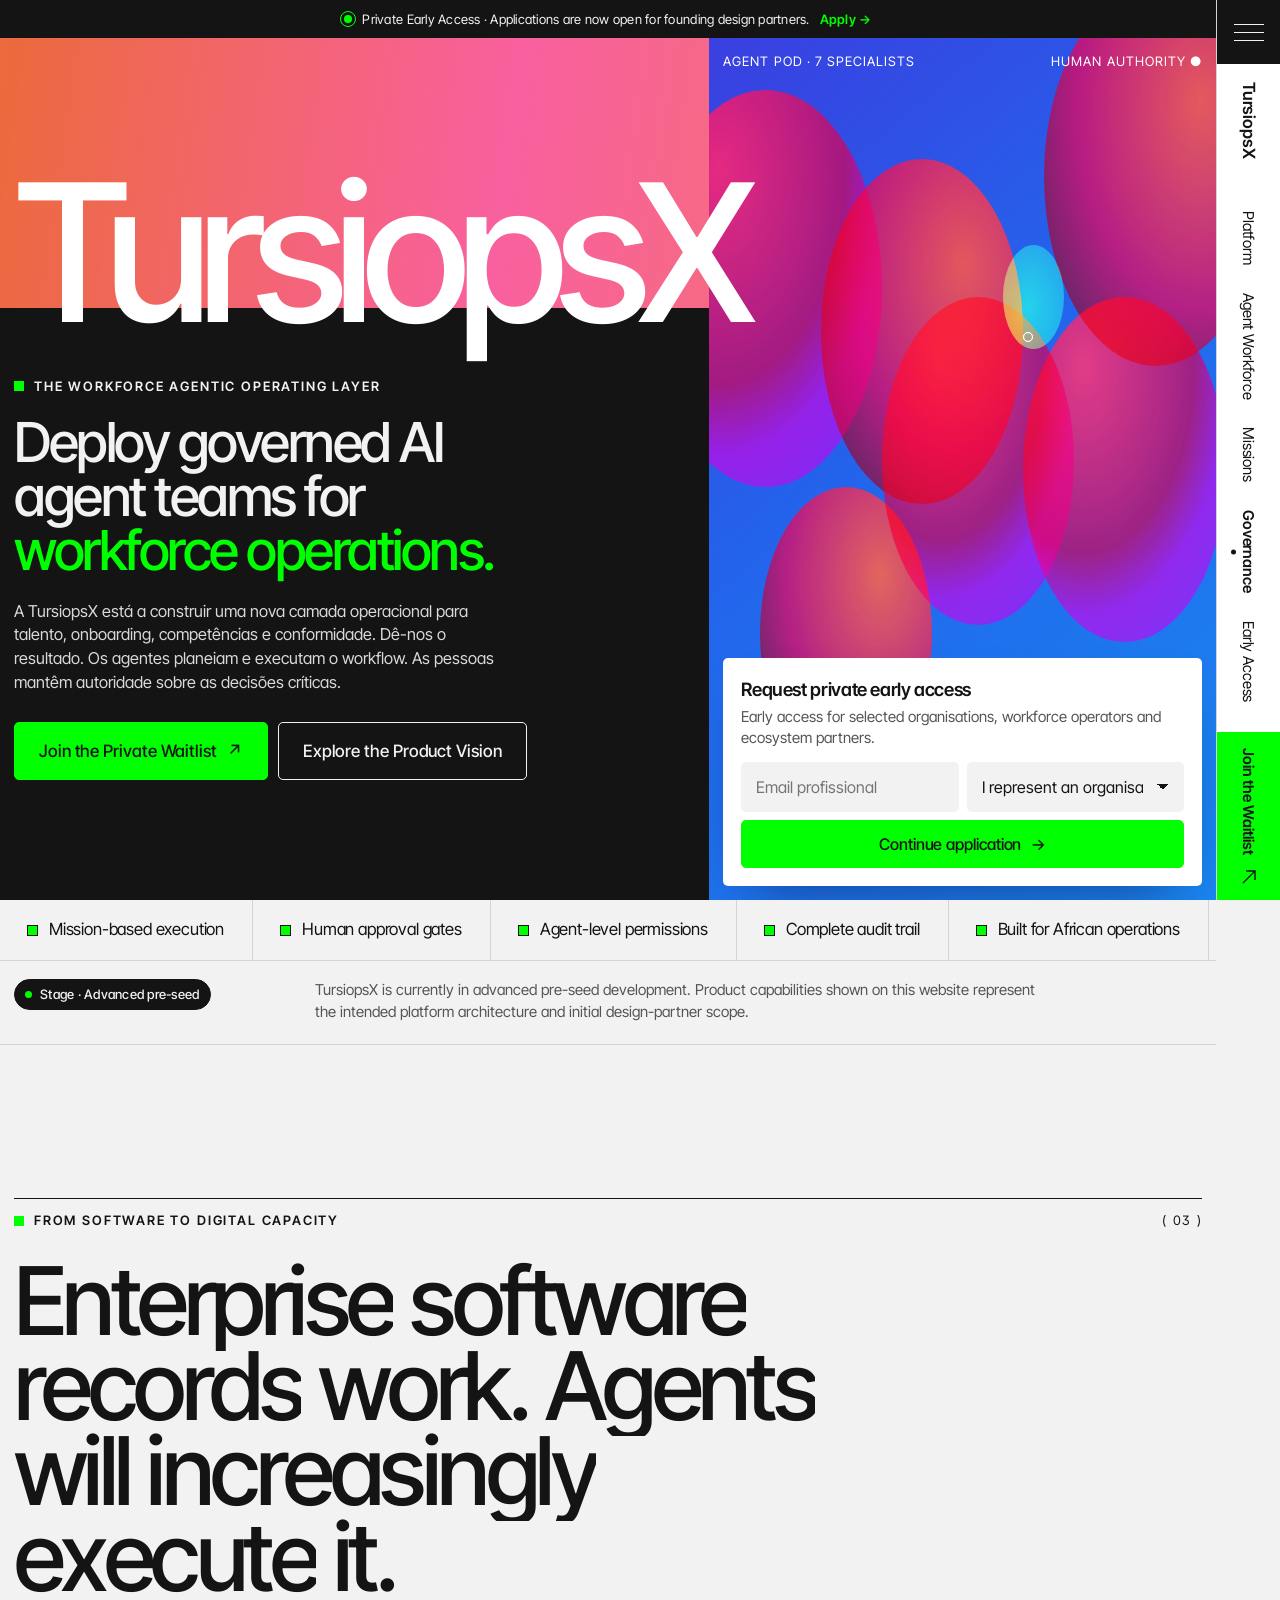
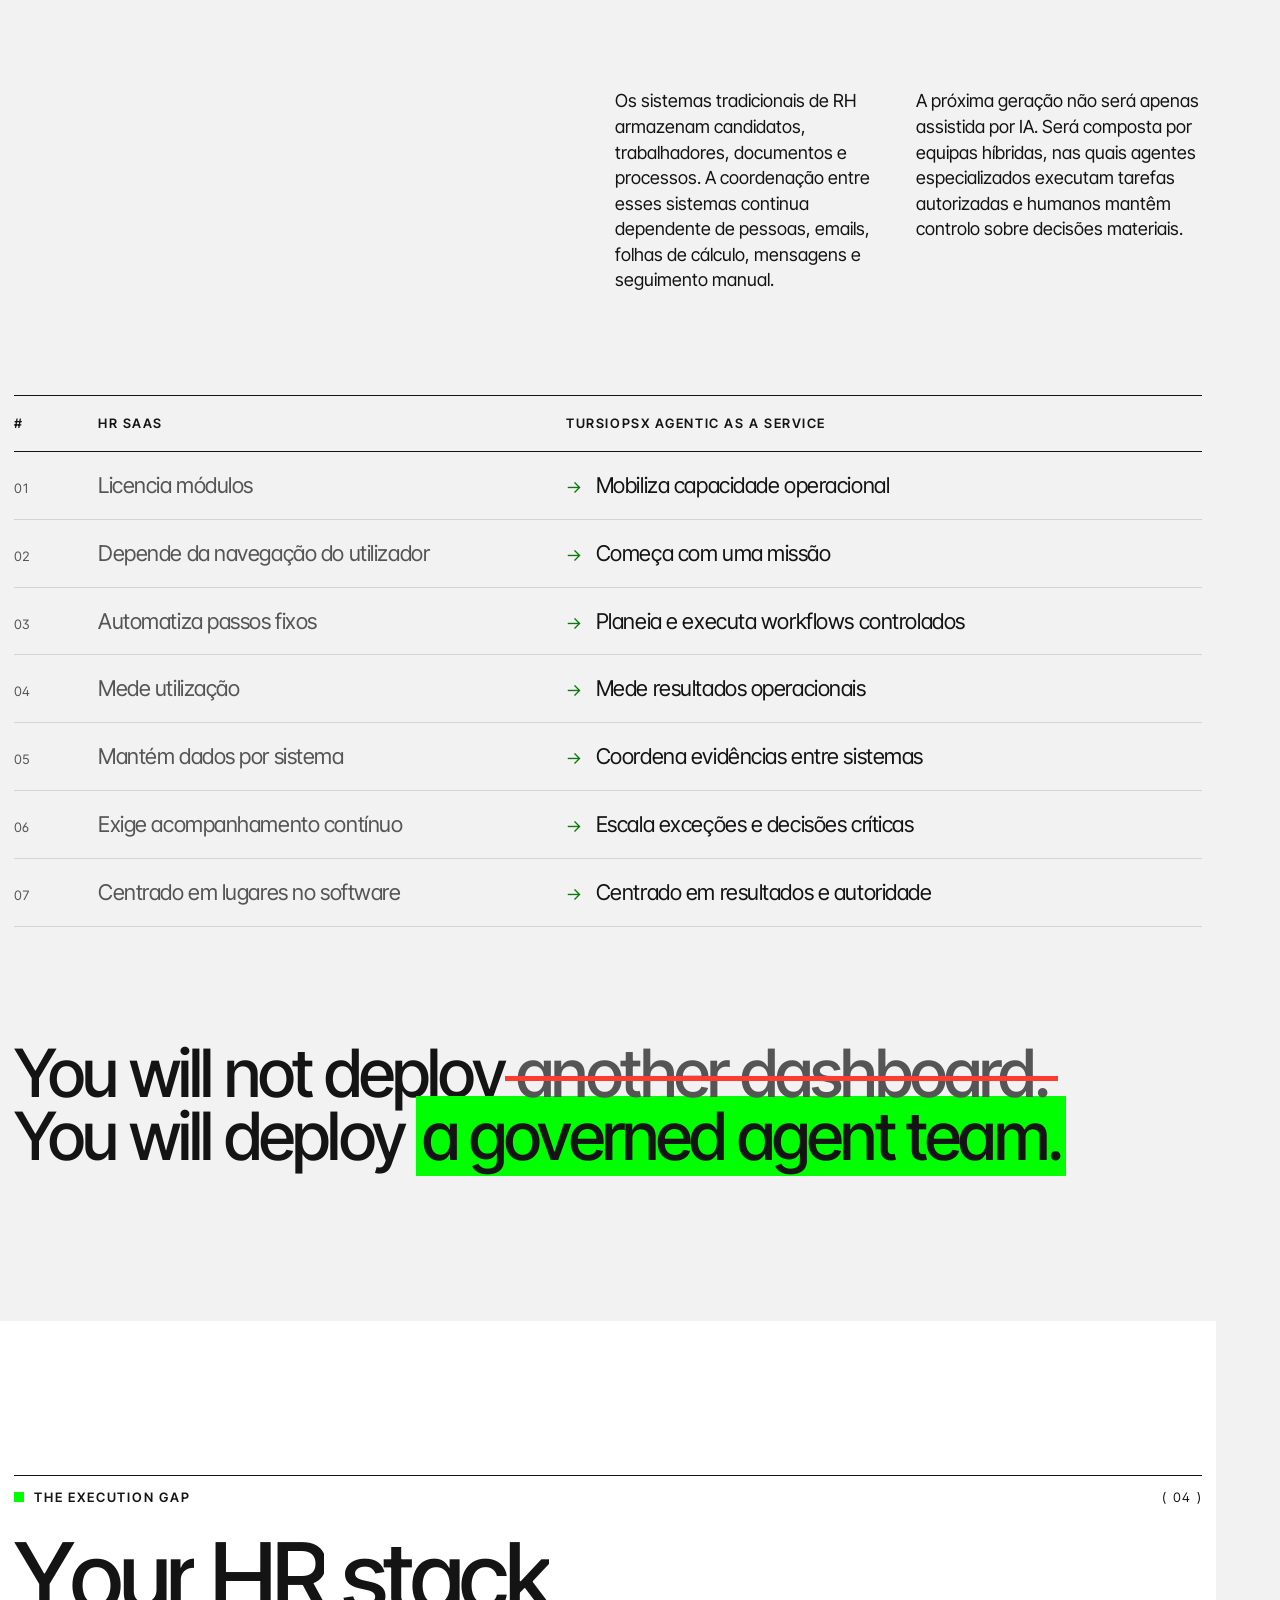
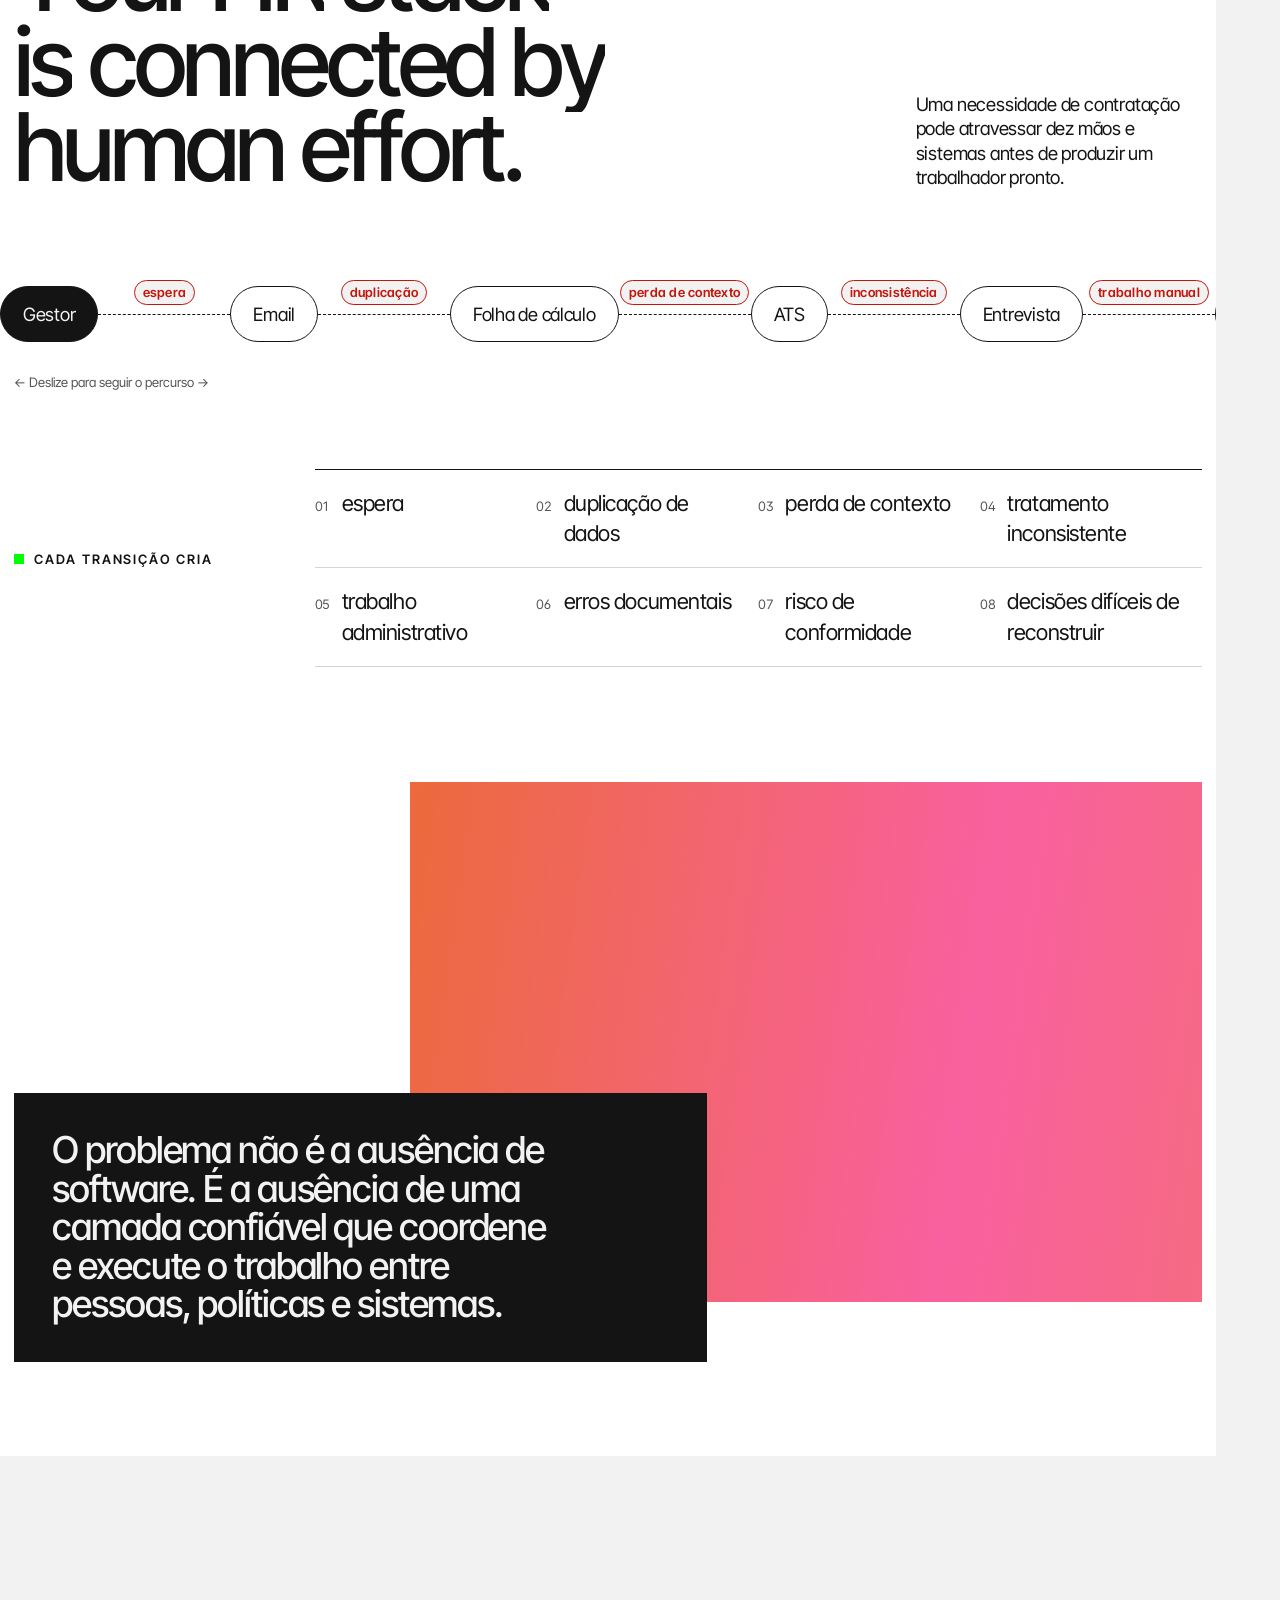
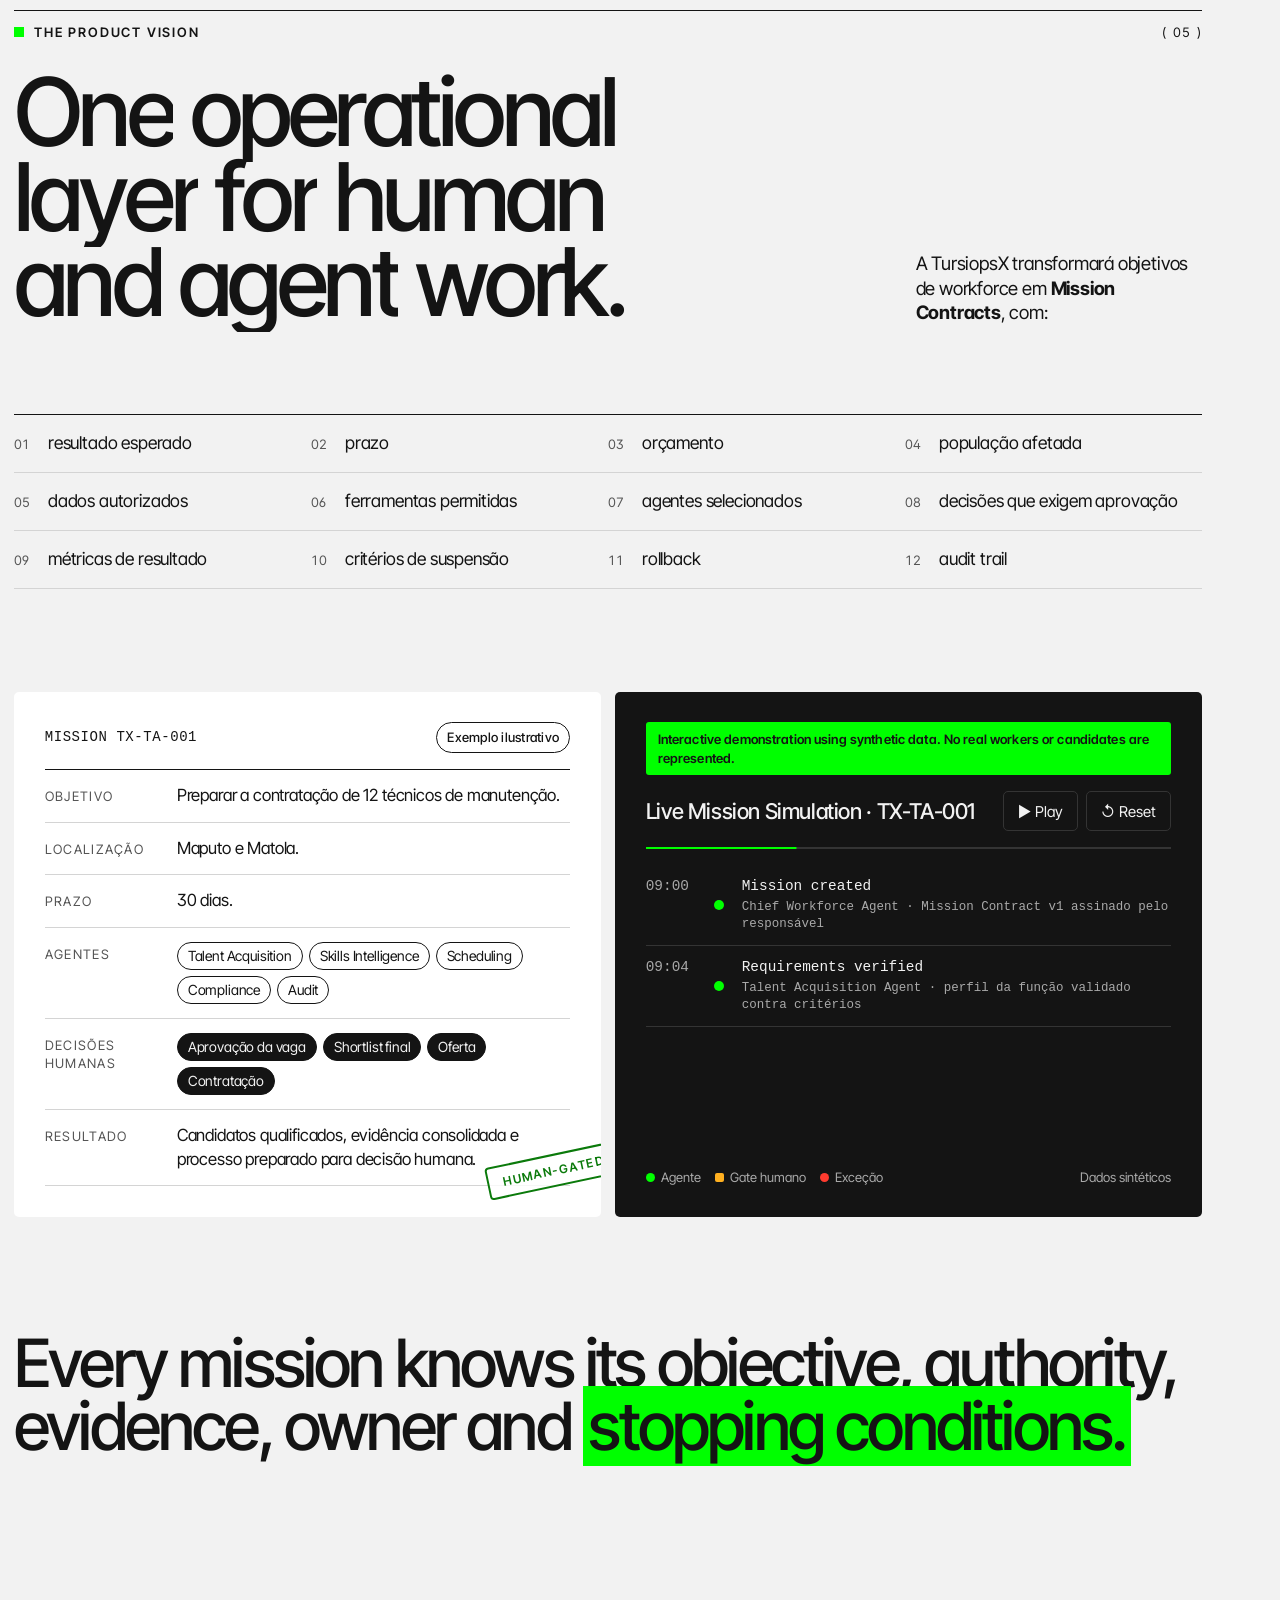
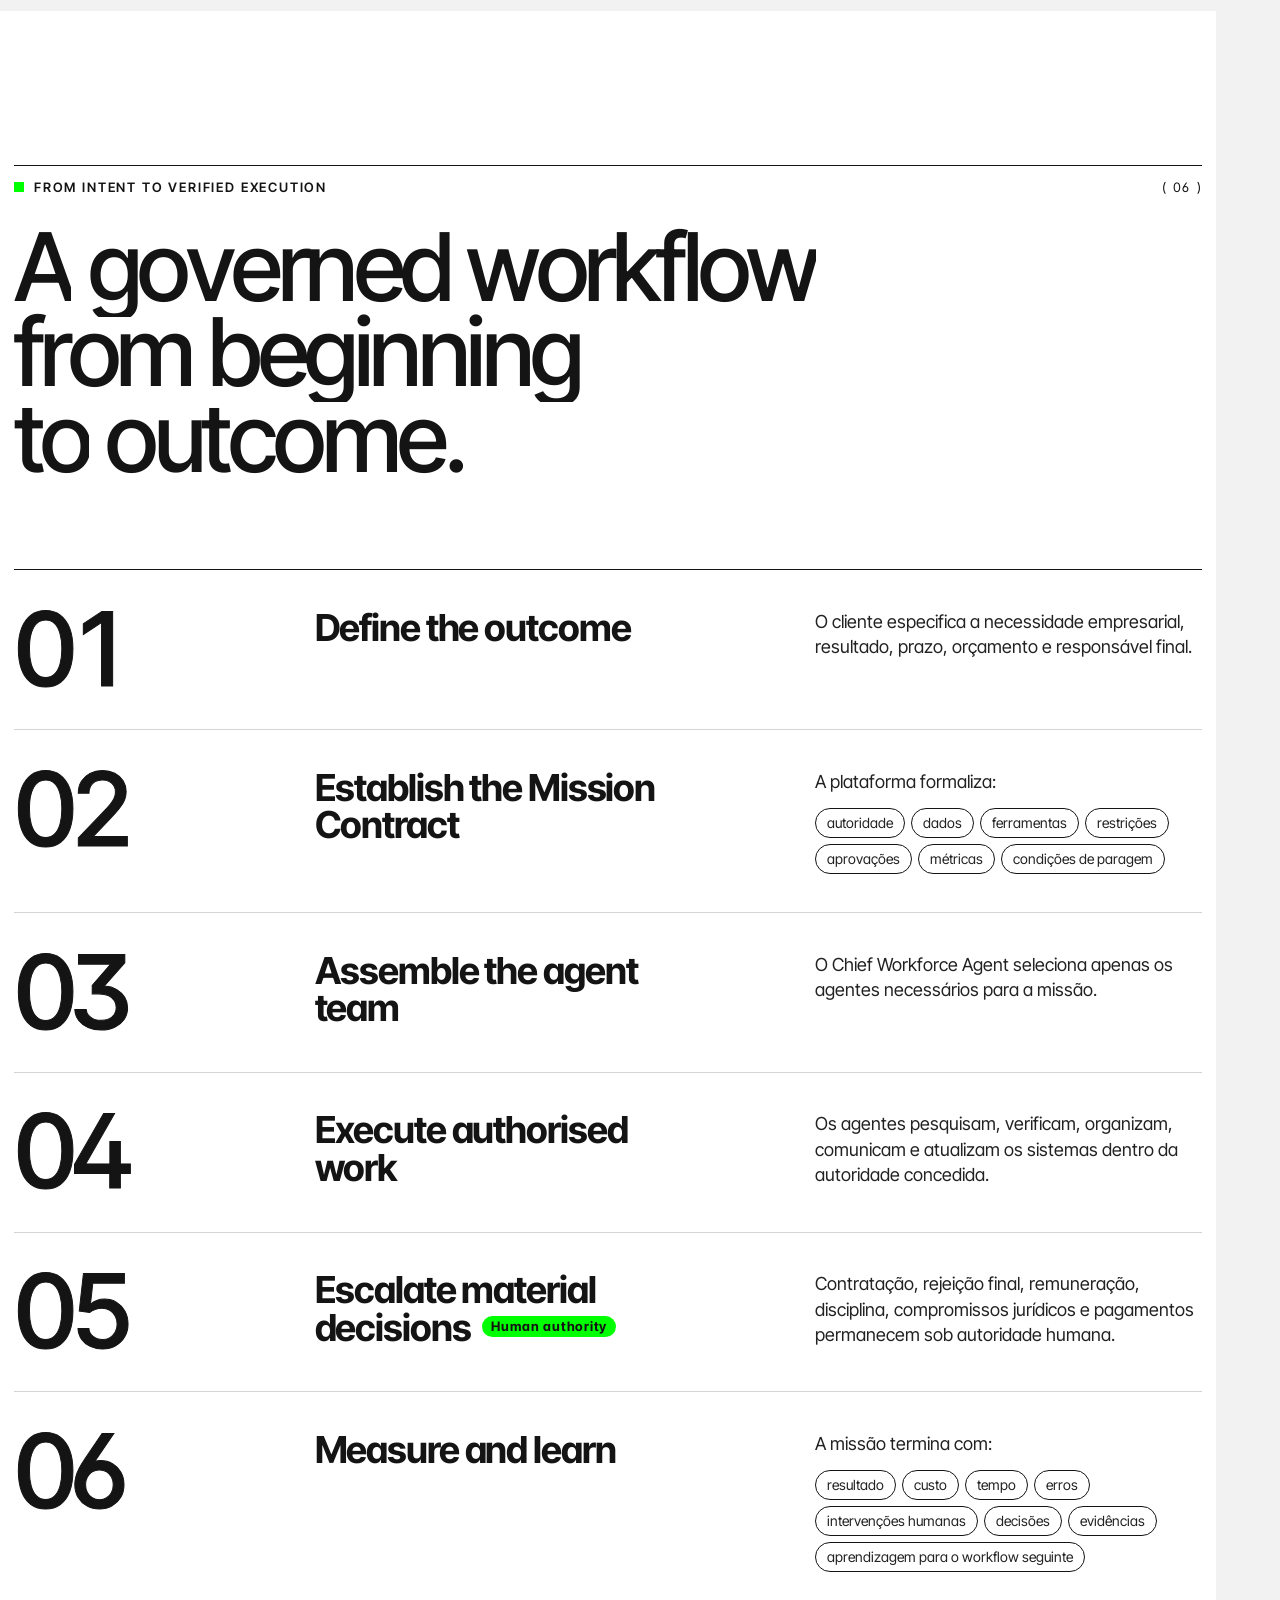
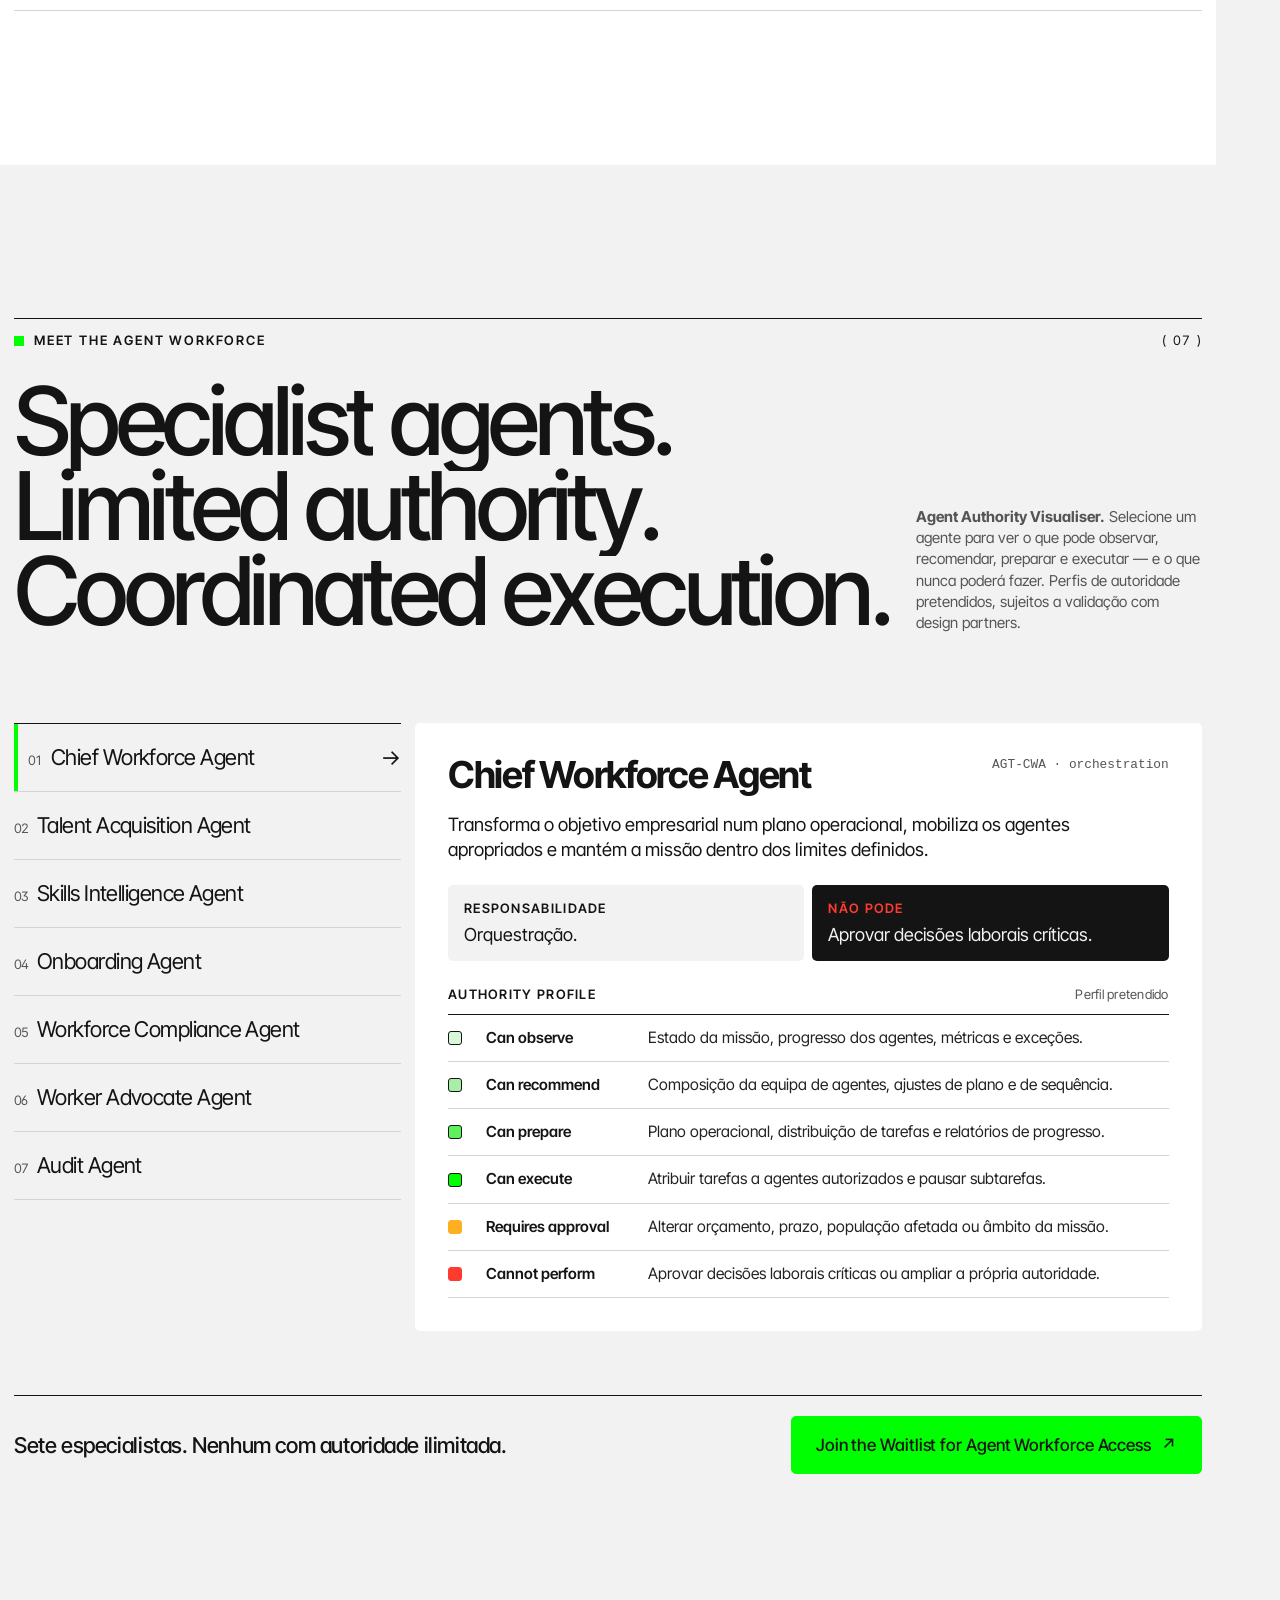
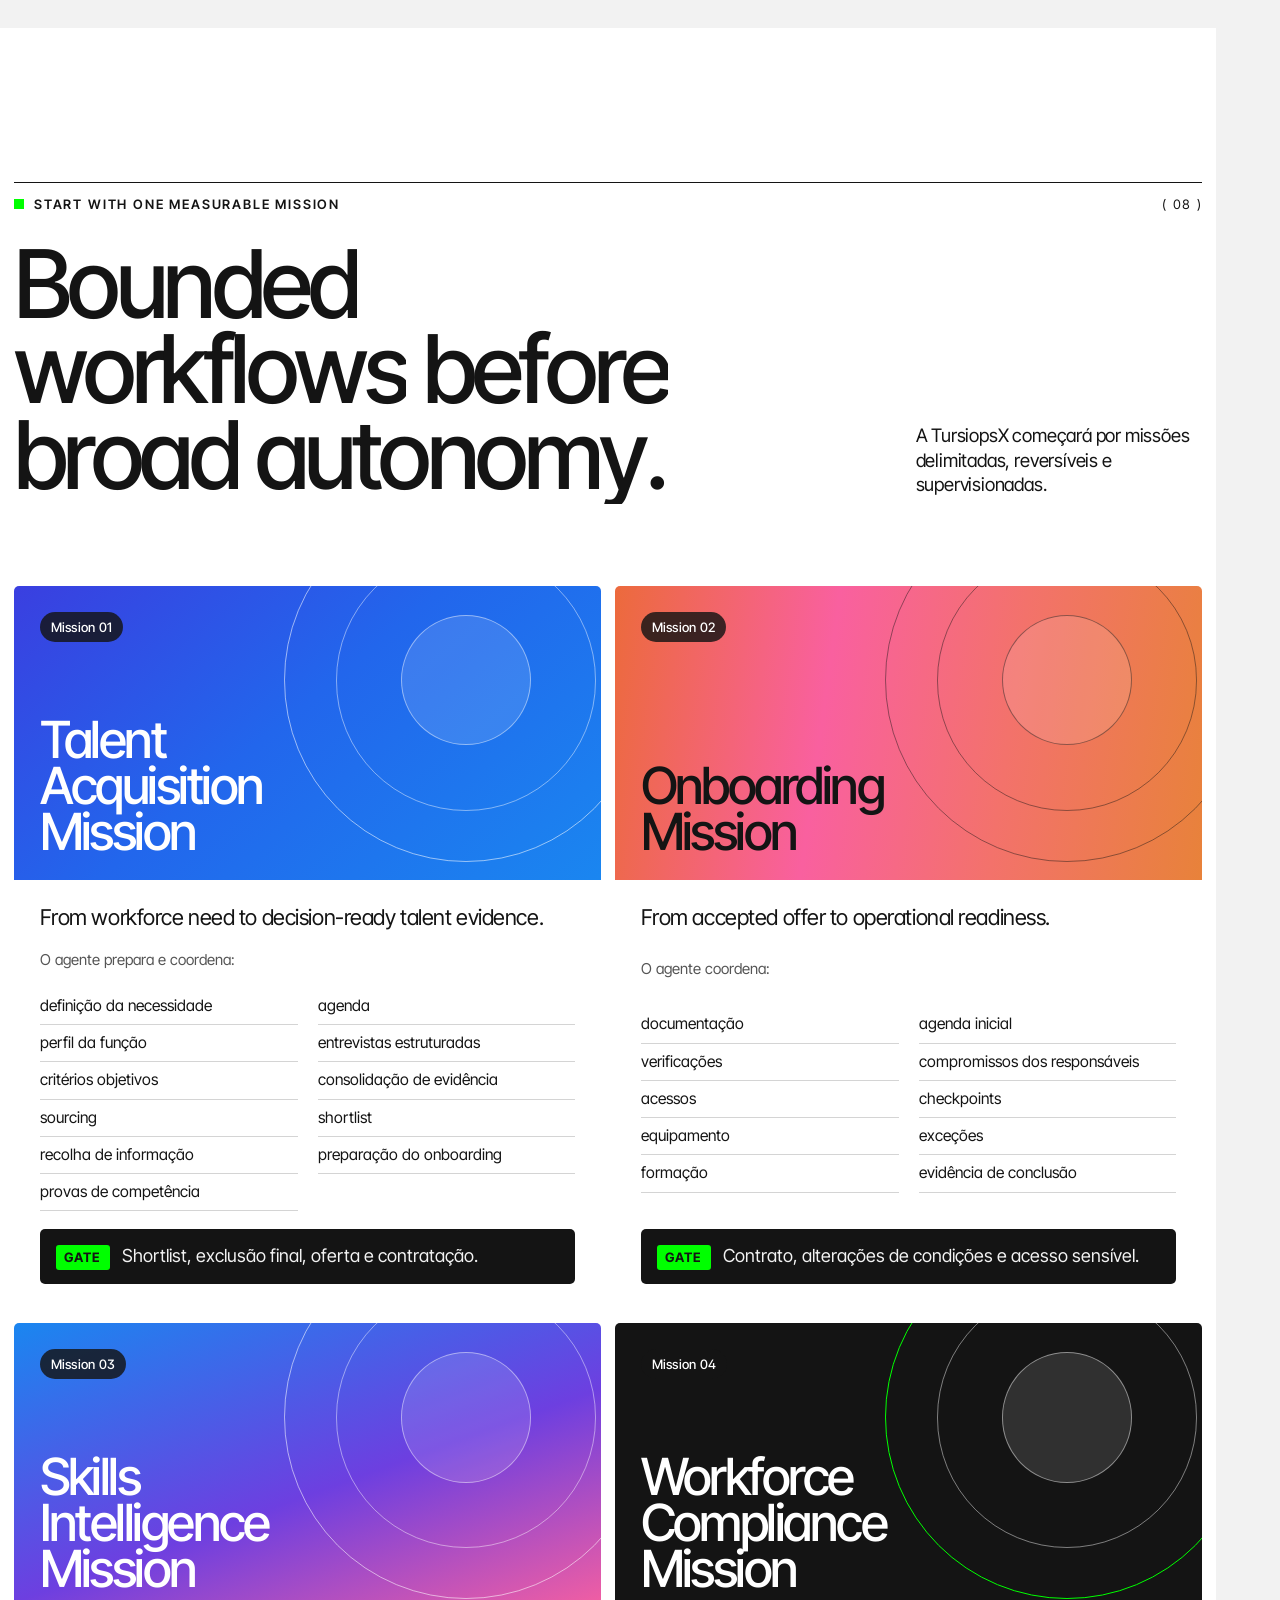
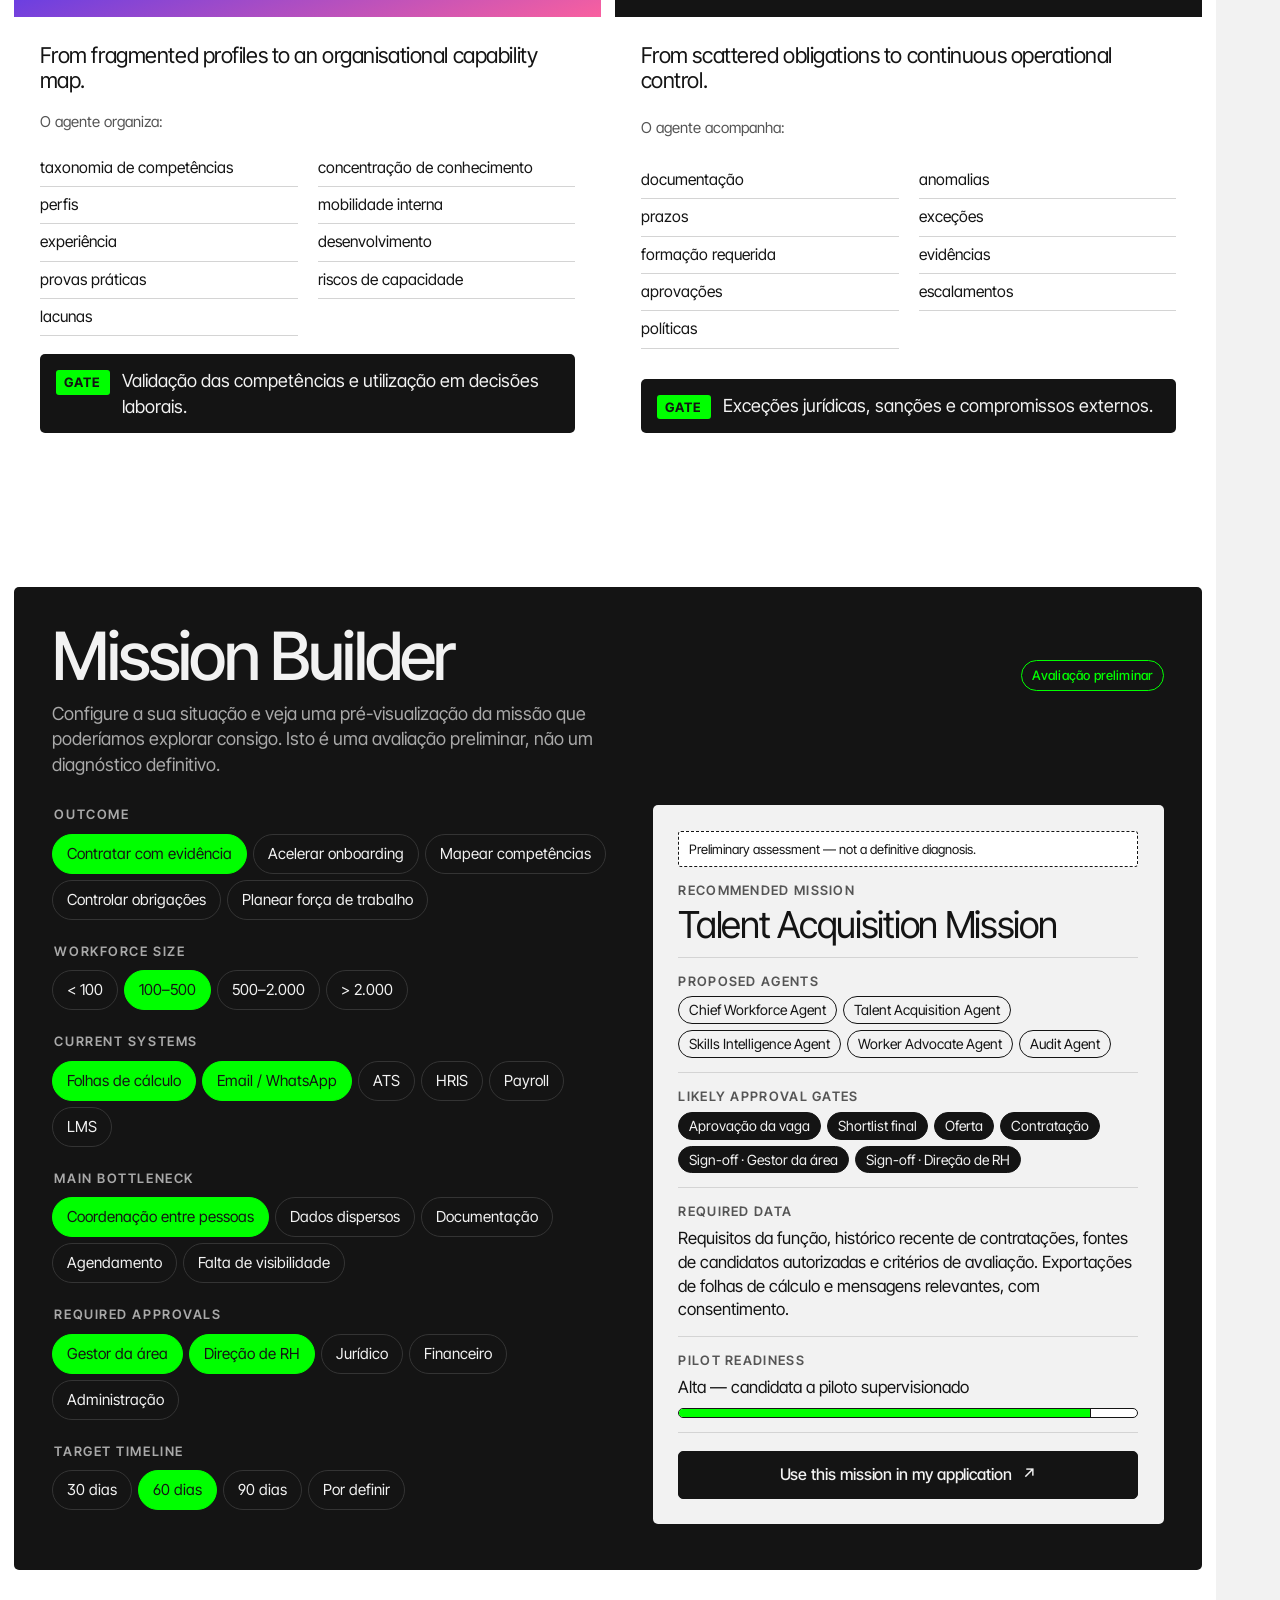
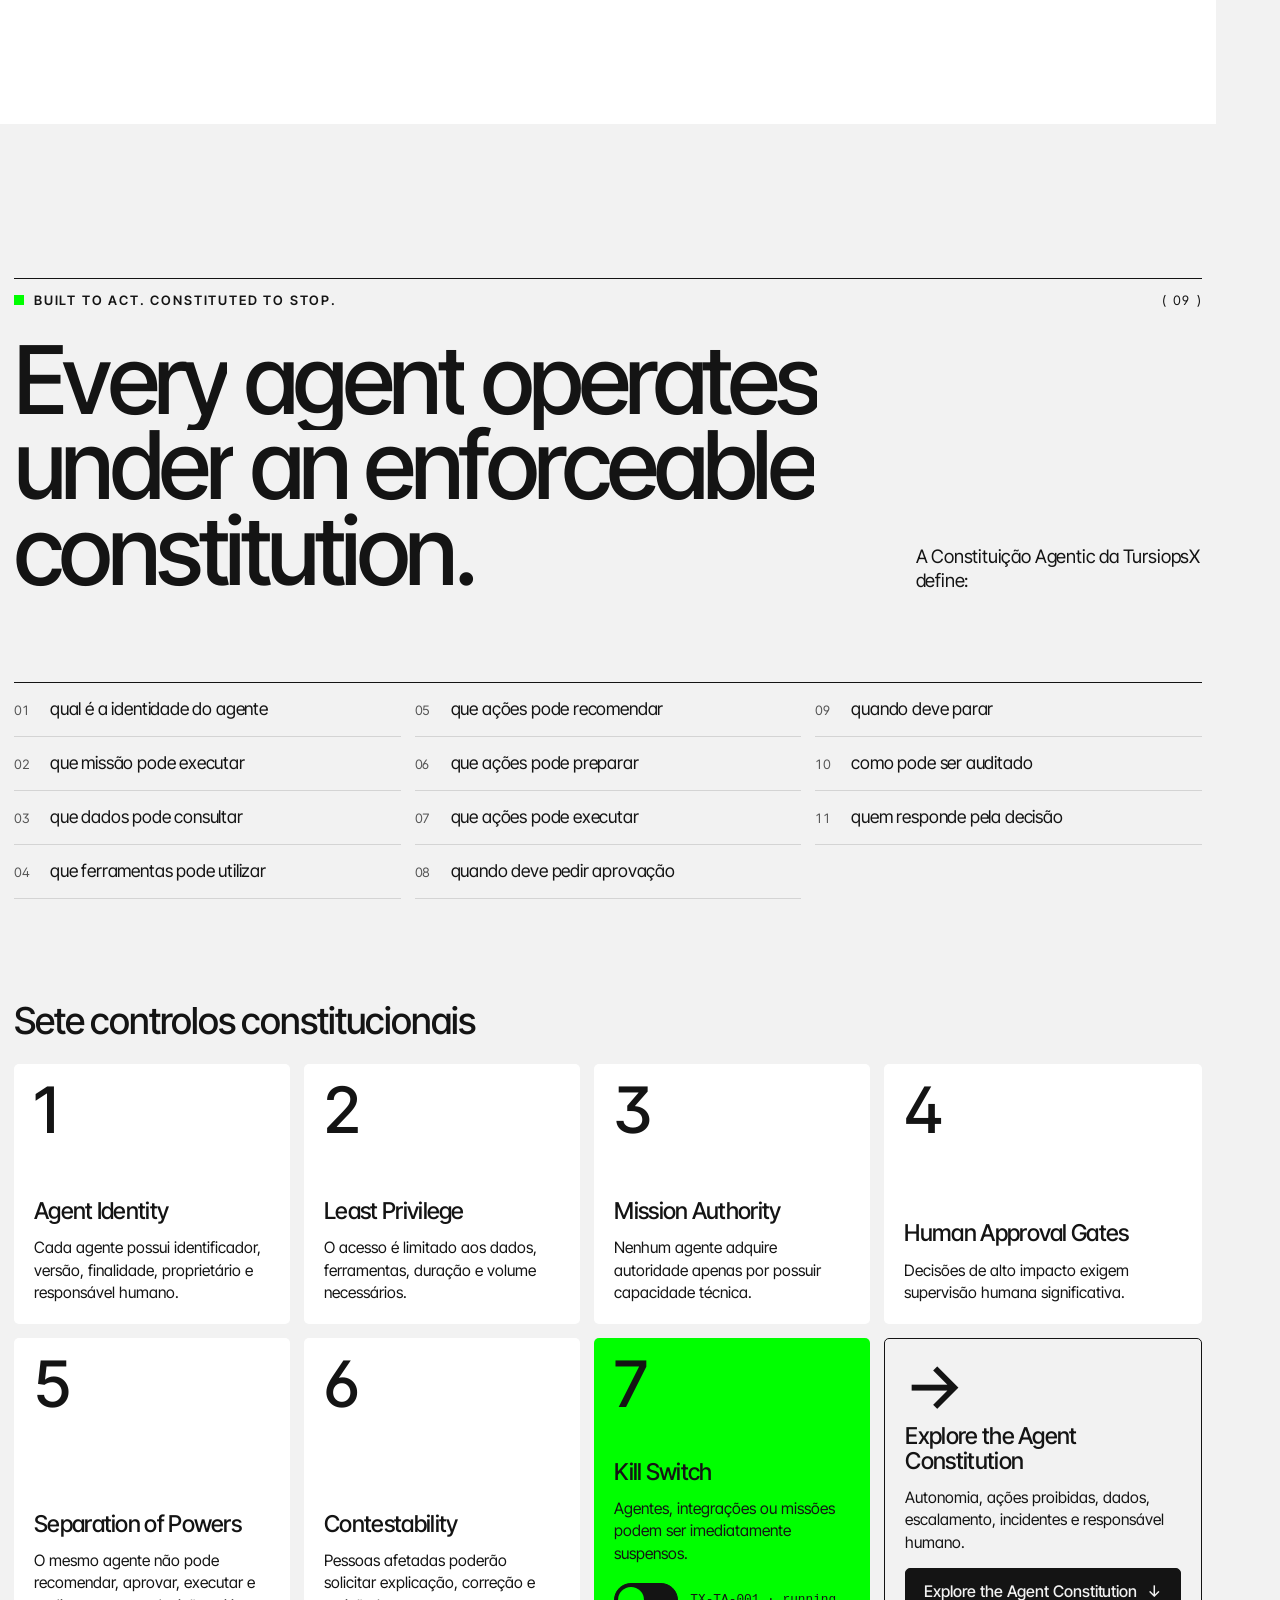
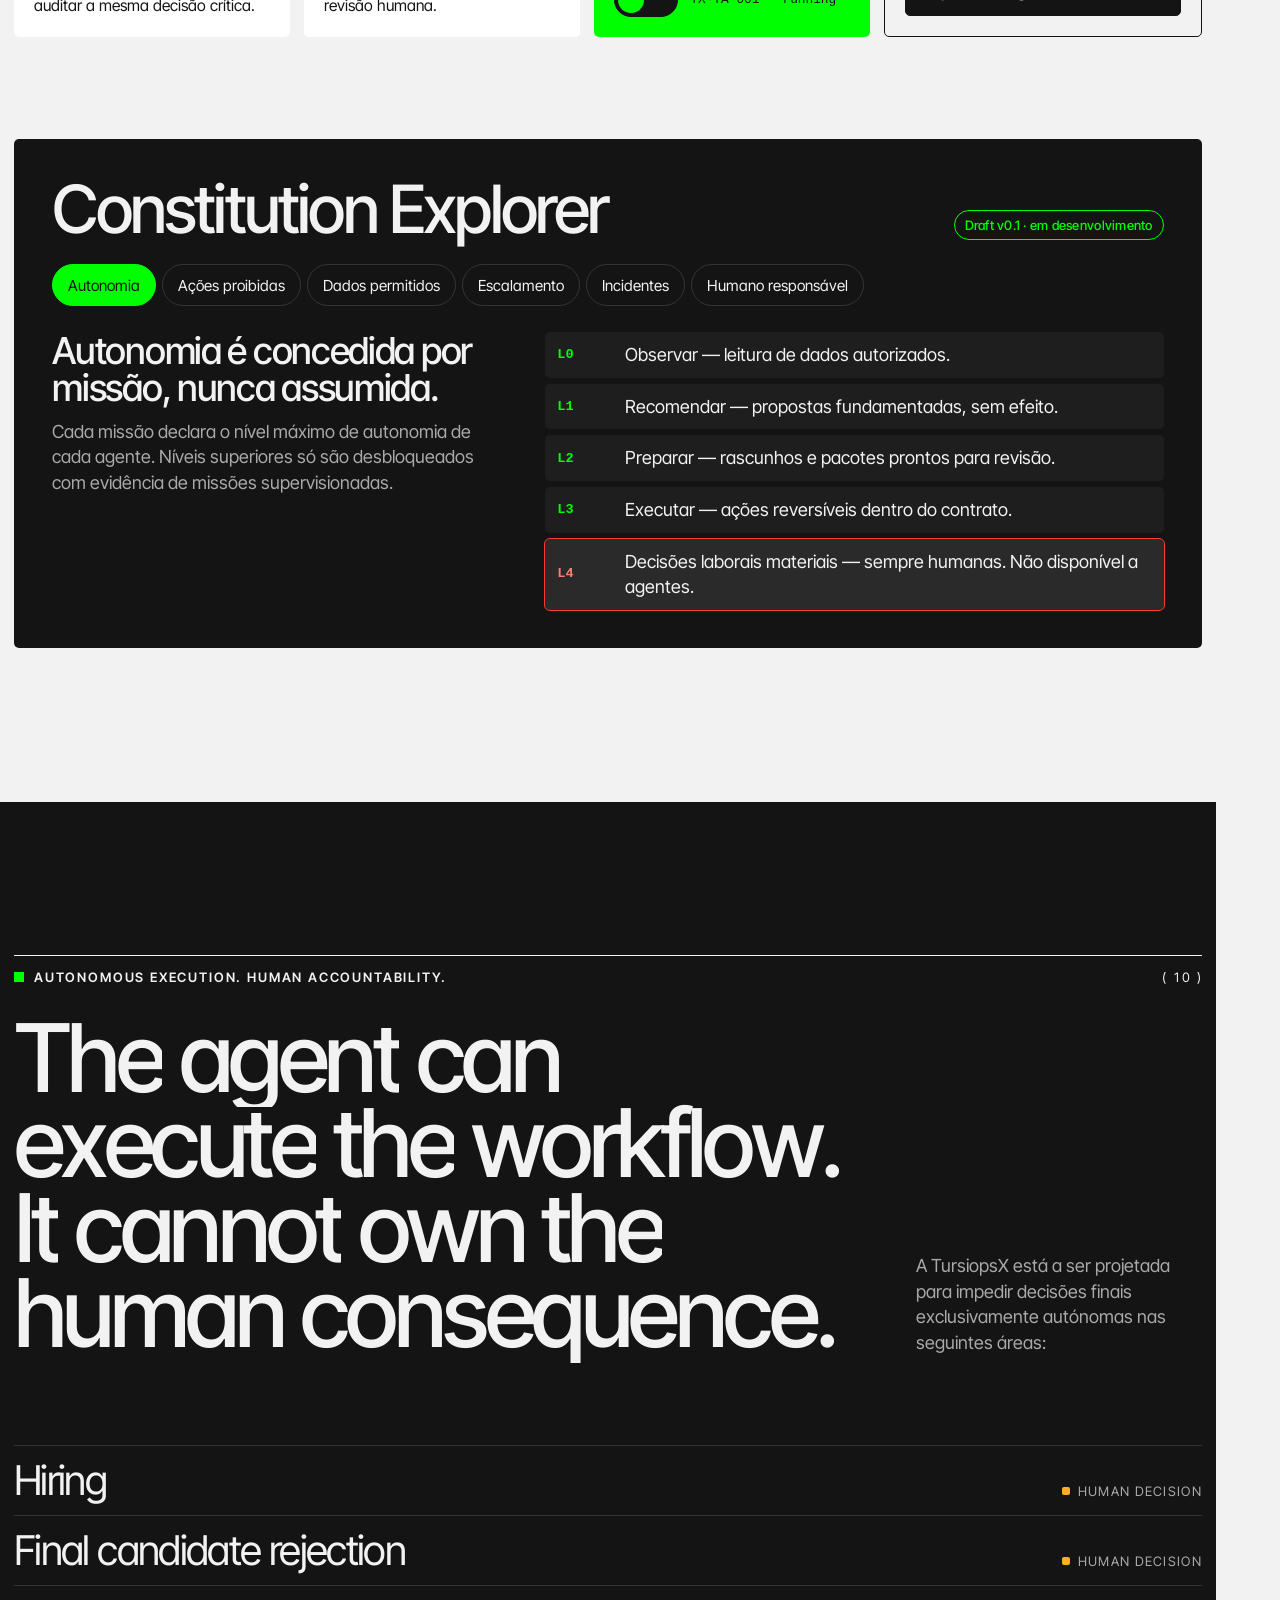
<file: index.html>
<!doctype html>
<html lang="pt-MZ" class="no-js">
<head>
  <meta charset="utf-8">
  <meta name="viewport" content="width=device-width, initial-scale=1, viewport-fit=cover">
  <title>TursiopsX — The workforce agentic operating layer</title>
  <meta name="description" content="TursiopsX está a construir uma camada operacional agentic para talento, onboarding, competências e conformidade. Equipas de agentes governadas, com decisões críticas sob autoridade humana. Waitlist privada aberta.">
  <meta name="theme-color" content="#141414">
  <meta property="og:type" content="website">
  <meta property="og:title" content="TursiopsX — Deploy governed AI agent teams for workforce operations">
  <meta property="og:description" content="Private early access for founding design partners. Mission-based execution, human approval gates, complete audit trail.">
  <meta property="og:image" content="assets/og.png">
  <meta property="og:image:width" content="1200">
  <meta property="og:image:height" content="630">
  <meta name="twitter:card" content="summary_large_image">
  <link rel="icon" href="assets/favicon.svg" type="image/svg+xml">
  <link rel="preconnect" href="https://fonts.googleapis.com">
  <link rel="preconnect" href="https://fonts.gstatic.com" crossorigin>
  <link rel="stylesheet" href="https://fonts.googleapis.com/css2?family=Inter+Tight:wght@400;500;600&display=swap">
  <link rel="stylesheet" href="assets/css/main.css">
  <script>document.documentElement.classList.replace('no-js','js');</script>
  <script src="assets/js/config.js"></script>
  <script src="assets/js/main.js" defer></script>
</head>
<body>
<a class="skip" href="#main">Saltar para o conteúdo</a>

<!-- =====================================================================
     01 · Navigation
     ===================================================================== -->
<div class="announce" role="note">
  <span class="pulse" aria-hidden="true"></span>
  <span>Private Early Access · Applications are now open for founding design partners.</span>
  <a href="#apply" data-track="announce_apply">Apply&nbsp;→</a>
</div>

<header class="topbar" aria-label="Navegação principal (móvel)">
  <a class="brand" href="#top" aria-label="TursiopsX — início">
    <svg viewBox="0 0 32 32" aria-hidden="true"><rect width="32" height="32" rx="5" fill="#141414"/><path d="M9 9l14 14M23 9 9 23" stroke="#00ff00" stroke-width="3.2" stroke-linecap="square"/></svg>
    TursiopsX
  </a>
  <button class="btn btn--ghost" type="button" data-menu-open aria-controls="menu" aria-expanded="false">Menu</button>
  <a class="btn btn--signal" href="#apply" data-track="nav_mobile_join">Join Waitlist</a>
</header>

<nav class="rail" aria-label="Navegação principal">
  <button class="rail__menu" type="button" data-menu-open aria-controls="menu" aria-expanded="false"><span></span><span class="sr-only">Abrir menu</span></button>
  <a class="rail__brand" href="#top">TursiopsX</a>
  <div class="rail__links">
    <a href="#vision">Platform</a>
    <a href="#agents">Agent Workforce</a>
    <a href="#missions">Missions</a>
    <a href="#constitution">Governance</a>
    <a href="#early-access">Early Access</a>
  </div>
  <a class="rail__cta" href="#apply" data-track="nav_rail_join"><span>Join the Waitlist</span>
    <svg width="18" height="18" viewBox="0 0 18 18" aria-hidden="true"><path d="M3 15 15 3M6 3h9v9" fill="none" stroke="currentColor" stroke-width="1.4"/></svg></a>
</nav>

<div class="menu" id="menu" role="dialog" aria-modal="true" aria-label="Menu" data-open="false">
  <div class="menu__top">
    <span class="brand">TursiopsX</span>
    <button class="menu__close" type="button" data-menu-close>Fechar ✕</button>
  </div>
  <nav class="menu__nav" aria-label="Secções">
    <a href="#vision"><small>01</small>Platform</a>
    <a href="#agents"><small>02</small>Agent Workforce</a>
    <a href="#missions"><small>03</small>Missions</a>
    <a href="#constitution"><small>04</small>Governance</a>
    <a href="#early-access"><small>05</small>Early Access</a>
    <a href="#faq"><small>06</small>FAQ</a>
  </nav>
  <div class="menu__foot">
    <p class="small mute">The workforce agentic operating layer.<br>Advanced pre-seed · Waitlist open.</p>
    <a class="btn btn--signal btn--lg" href="#apply" data-track="menu_join">Join the Waitlist <span class="arr" aria-hidden="true">↗</span></a>
  </div>
</div>

<div class="page">
<main id="main">

<!-- =====================================================================
     02 · Hero + Waitlist
     ===================================================================== -->
<section class="hero" id="top" aria-labelledby="hero-title">
  <div class="hero__sunset" aria-hidden="true">
    <p class="hero__mark">TursiopsX</p>
  </div>

  <div class="hero__ink">
    <p class="eyebrow">The workforce agentic operating layer</p>
    <h1 id="hero-title" lang="en">Deploy governed AI agent teams for <em>workforce operations.</em></h1>
    <p class="hero__lede">A TursiopsX está a construir uma nova camada operacional para talento, onboarding, competências e conformidade. Dê-nos o resultado. Os agentes planeiam e executam o workflow. As pessoas mantêm autoridade sobre as decisões críticas.</p>
    <div class="hero__ctas">
      <a class="btn btn--signal btn--lg" href="#apply" data-track="hero_primary">Join the Private Waitlist <span class="arr" aria-hidden="true">↗</span></a>
      <a class="btn btn--ghost btn--lg" href="#vision" data-track="hero_secondary">Explore the Product Vision</a>
    </div>
  </div>

  <div class="hero__ocean">
    <div class="hero__ocean-label" aria-hidden="true"><span>Agent pod · 7 specialists</span><span>Human authority ●</span></div>
    <div class="pod" aria-hidden="true">
      <i class="orb" style="--s:46%;--x:-12%;--y:6%;--mx:30px;--my:-24px;--d:16s"></i>
      <i class="orb orb--b" style="--s:40%;--x:22%;--y:14%;--mx:-26px;--my:30px;--d:13s;--delay:-3s"></i>
      <i class="orb" style="--s:38%;--x:34%;--y:30%;--mx:22px;--my:18px;--d:15s;--delay:-6s"></i>
      <i class="orb orb--b" style="--s:44%;--x:66%;--y:-6%;--mx:-18px;--my:26px;--d:17s;--delay:-2s"></i>
      <i class="orb" style="--s:40%;--x:62%;--y:30%;--mx:24px;--my:-22px;--d:14s;--delay:-8s"></i>
      <i class="orb orb--b" style="--s:34%;--x:10%;--y:52%;--mx:-20px;--my:-26px;--d:18s;--delay:-5s"></i>
      <i class="orb orb--g" style="--s:12%;--x:58%;--y:24%;--mx:40px;--my:30px;--d:9s"></i>
      <span class="sonar"><i></i><i></i><i></i></span>
    </div>

    <form class="quick" id="quick" novalidate aria-labelledby="quick-title">
      <p class="quick__title" id="quick-title">Request private early access</p>
      <p class="quick__sub">Early access for selected organisations, workforce operators and ecosystem partners.</p>
      <div class="quick__row">
        <div class="field">
          <label class="sr-only" for="q-email">Email profissional</label>
          <input class="input" id="q-email" name="email" type="email" autocomplete="email" placeholder="Email profissional" required>
        </div>
        <div class="field">
          <label class="sr-only" for="q-seg">Como pretende participar</label>
          <select class="select" id="q-seg" name="segment">
            <option value="organisation">I represent an organisation</option>
            <option value="operator">I am an HR / workforce operator</option>
            <option value="partner">Technology / integration partner</option>
            <option value="investor">Investor / ecosystem partner</option>
            <option value="talent">I want to join the team</option>
          </select>
        </div>
        <button class="btn btn--signal" type="submit" data-track="hero_quick_continue">Continue application <span class="arr" aria-hidden="true">→</span></button>
      </div>
      <p class="err" id="q-err" role="alert"></p>
    </form>
  </div>
</section>

<div class="trust" aria-label="Princípios da plataforma">
  <div class="trust__track">
    <ul class="trust__list">
      <li>Mission-based execution</li><li>Human approval gates</li><li>Agent-level permissions</li><li>Complete audit trail</li><li>Built for African operations</li>
    </ul>
    <ul class="trust__list" aria-hidden="true">
      <li>Mission-based execution</li><li>Human approval gates</li><li>Agent-level permissions</li><li>Complete audit trail</li><li>Built for African operations</li>
    </ul>
  </div>
</div>
<div class="stage wrap">
  <span class="chip chip--ink"><span class="dot" style="color:var(--signal)"></span>Stage · Advanced pre-seed</span>
  <p lang="en">TursiopsX is currently in advanced pre-seed development. Product capabilities shown on this website represent the intended platform architecture and initial design-partner scope.</p>
</div>

<!-- =====================================================================
     03 · Market shift
     ===================================================================== -->
<section class="section" id="shift" aria-labelledby="shift-title">
  <div class="wrap">
    <header class="grid sec-head">
      <div class="sec-head__meta"><span class="eyebrow">From software to digital capacity</span><span class="idx">03</span></div>
      <h2 class="sec-head__title h-xxl split balance" id="shift-title" lang="en">Enterprise software records work. Agents will increasingly execute it.</h2>
    </header>

    <div class="grid shift__body">
      <p class="prose reveal">Os sistemas tradicionais de RH armazenam candidatos, trabalhadores, documentos e processos. A coordenação entre esses sistemas continua dependente de pessoas, emails, folhas de cálculo, mensagens e seguimento manual.</p>
      <p class="prose reveal" style="--delay:.12s">A próxima geração não será apenas assistida por IA. Será composta por equipas híbridas, nas quais agentes especializados executam tarefas autorizadas e humanos mantêm controlo sobre decisões materiais.</p>
    </div>

    <div class="compare" role="table" aria-label="HR SaaS comparado com TursiopsX Agentic as a Service">
      <div class="compare__head" role="row">
        <span role="columnheader">#</span><span role="columnheader">HR SaaS</span><span role="columnheader">TursiopsX Agentic as a Service</span>
      </div>
      <div class="compare__row reveal" role="row"><span class="compare__n" role="cell">01</span><span class="compare__old" role="cell">Licencia módulos</span><span class="compare__new" role="cell"><span class="arr" aria-hidden="true">→</span>Mobiliza capacidade operacional</span></div>
      <div class="compare__row reveal" role="row"><span class="compare__n" role="cell">02</span><span class="compare__old" role="cell">Depende da navegação do utilizador</span><span class="compare__new" role="cell"><span class="arr" aria-hidden="true">→</span>Começa com uma missão</span></div>
      <div class="compare__row reveal" role="row"><span class="compare__n" role="cell">03</span><span class="compare__old" role="cell">Automatiza passos fixos</span><span class="compare__new" role="cell"><span class="arr" aria-hidden="true">→</span>Planeia e executa workflows controlados</span></div>
      <div class="compare__row reveal" role="row"><span class="compare__n" role="cell">04</span><span class="compare__old" role="cell">Mede utilização</span><span class="compare__new" role="cell"><span class="arr" aria-hidden="true">→</span>Mede resultados operacionais</span></div>
      <div class="compare__row reveal" role="row"><span class="compare__n" role="cell">05</span><span class="compare__old" role="cell">Mantém dados por sistema</span><span class="compare__new" role="cell"><span class="arr" aria-hidden="true">→</span>Coordena evidências entre sistemas</span></div>
      <div class="compare__row reveal" role="row"><span class="compare__n" role="cell">06</span><span class="compare__old" role="cell">Exige acompanhamento contínuo</span><span class="compare__new" role="cell"><span class="arr" aria-hidden="true">→</span>Escala exceções e decisões críticas</span></div>
      <div class="compare__row reveal" role="row"><span class="compare__n" role="cell">07</span><span class="compare__old" role="cell">Centrado em lugares no software</span><span class="compare__new" role="cell"><span class="arr" aria-hidden="true">→</span>Centrado em resultados e autoridade</span></div>
    </div>

    <p class="closing h-xl reveal balance" lang="en">You will not deploy <span class="strike">another dashboard.</span> You will deploy <span class="hl">a governed agent team.</span></p>
  </div>
</section>

<!-- =====================================================================
     04 · Problem
     ===================================================================== -->
<section class="section section--white" id="problem" aria-labelledby="problem-title">
  <div class="wrap">
    <header class="grid sec-head">
      <div class="sec-head__meta"><span class="eyebrow">The execution gap</span><span class="idx">04</span></div>
      <h2 class="sec-head__title h-xxl split balance" id="problem-title" lang="en">Your HR stack is connected by human effort.</h2>
      <p class="sec-head__aside lede reveal">Uma necessidade de contratação pode atravessar dez mãos e sistemas antes de produzir um trabalhador pronto.</p>
    </header>

    <ol class="chain" aria-label="Percurso típico de uma necessidade de contratação" tabindex="0">
      <li class="chain__node"><span class="chain__pill">Gestor</span></li>
      <li class="chain__node" aria-hidden="true"><span class="chain__gap"><span>espera</span></span></li>
      <li class="chain__node"><span class="chain__pill">Email</span></li>
      <li class="chain__node" aria-hidden="true"><span class="chain__gap"><span>duplicação</span></span></li>
      <li class="chain__node"><span class="chain__pill">Folha de cálculo</span></li>
      <li class="chain__node" aria-hidden="true"><span class="chain__gap"><span>perda de contexto</span></span></li>
      <li class="chain__node"><span class="chain__pill">ATS</span></li>
      <li class="chain__node" aria-hidden="true"><span class="chain__gap"><span>inconsistência</span></span></li>
      <li class="chain__node"><span class="chain__pill">Entrevista</span></li>
      <li class="chain__node" aria-hidden="true"><span class="chain__gap"><span>trabalho manual</span></span></li>
      <li class="chain__node"><span class="chain__pill">Documentos</span></li>
      <li class="chain__node" aria-hidden="true"><span class="chain__gap"><span>erro documental</span></span></li>
      <li class="chain__node"><span class="chain__pill">Payroll</span></li>
      <li class="chain__node" aria-hidden="true"><span class="chain__gap"><span>risco</span></span></li>
      <li class="chain__node"><span class="chain__pill">Formação</span></li>
      <li class="chain__node" aria-hidden="true"><span class="chain__gap"><span>sem rasto</span></span></li>
      <li class="chain__node"><span class="chain__pill">Onboarding</span></li>
    </ol>
    <p class="chain-hint" aria-hidden="true">← Deslize para seguir o percurso →</p>

    <div class="grid costs">
      <p class="costs__label eyebrow">Cada transição cria</p>
      <ul>
        <li class="reveal"><span>01</span>espera</li>
        <li class="reveal"><span>02</span>duplicação de dados</li>
        <li class="reveal"><span>03</span>perda de contexto</li>
        <li class="reveal"><span>04</span>tratamento inconsistente</li>
        <li class="reveal"><span>05</span>trabalho administrativo</li>
        <li class="reveal"><span>06</span>erros documentais</li>
        <li class="reveal"><span>07</span>risco de conformidade</li>
        <li class="reveal"><span>08</span>decisões difíceis de reconstruir</li>
      </ul>
    </div>

    <div class="statement">
      <div class="statement__field" aria-hidden="true"></div>
      <p class="statement__text h-l reveal balance">O problema não é a ausência de software. É a ausência de uma camada confiável que coordene e execute o trabalho entre pessoas, políticas e sistemas.</p>
    </div>
  </div>
</section>

<!-- =====================================================================
     05 · Product vision
     ===================================================================== -->
<section class="section" id="vision" aria-labelledby="vision-title" data-nav="vision">
  <div class="wrap">
    <header class="grid sec-head">
      <div class="sec-head__meta"><span class="eyebrow">The product vision</span><span class="idx">05</span></div>
      <h2 class="sec-head__title h-xxl split balance" id="vision-title" lang="en">One operational layer for human and agent work.</h2>
      <p class="sec-head__aside lede reveal">A TursiopsX transformará objetivos de workforce em <strong>Mission Contracts</strong>, com:</p>
    </header>

    <ul class="fields">
      <li><span>01</span>resultado esperado</li><li><span>02</span>prazo</li><li><span>03</span>orçamento</li><li><span>04</span>população afetada</li>
      <li><span>05</span>dados autorizados</li><li><span>06</span>ferramentas permitidas</li><li><span>07</span>agentes selecionados</li><li><span>08</span>decisões que exigem aprovação</li>
      <li><span>09</span>métricas de resultado</li><li><span>10</span>critérios de suspensão</li><li><span>11</span>rollback</li><li><span>12</span>audit trail</li>
    </ul>

    <div class="grid vision__demo">
      <article class="contract reveal" aria-labelledby="contract-title">
        <div class="contract__top">
          <span class="contract__id" id="contract-title">MISSION TX-TA-001</span>
          <span class="chip">Exemplo ilustrativo</span>
        </div>
        <dl>
          <div><dt>Objetivo</dt><dd>Preparar a contratação de 12 técnicos de manutenção.</dd></div>
          <div><dt>Localização</dt><dd>Maputo e Matola.</dd></div>
          <div><dt>Prazo</dt><dd>30 dias.</dd></div>
          <div><dt>Agentes</dt><dd><ul><li>Talent Acquisition</li><li>Skills Intelligence</li><li>Scheduling</li><li>Compliance</li><li>Audit</li></ul></dd></div>
          <div><dt>Decisões humanas</dt><dd><ul class="gates"><li>Aprovação da vaga</li><li>Shortlist final</li><li>Oferta</li><li>Contratação</li></ul></dd></div>
          <div><dt>Resultado</dt><dd>Candidatos qualificados, evidência consolidada e processo preparado para decisão humana.</dd></div>
        </dl>
        <span class="contract__stamp" aria-hidden="true">Human-gated</span>
      </article>

      <article class="sim reveal" style="--delay:.1s" aria-labelledby="sim-title" id="simulation">
        <p class="sim__banner" lang="en">Interactive demonstration using synthetic data. No real workers or candidates are represented.</p>
        <div class="sim__head">
          <h3 class="h-m" id="sim-title" lang="en">Live Mission Simulation · TX-TA-001</h3>
          <div class="sim__ctrl">
            <button type="button" data-sim="play" aria-label="Reproduzir simulação">▶ Play</button>
            <button type="button" data-sim="reset" aria-label="Reiniciar simulação">↺ Reset</button>
          </div>
        </div>
        <div class="sim__progress" aria-hidden="true"><i></i></div>
        <ol class="sim__log" aria-live="polite">
          <li><time>09:00</time><span class="st"></span><span>Mission created<span class="who">Chief Workforce Agent · Mission Contract v1 assinado pelo responsável</span></span></li>
          <li><time>09:04</time><span class="st"></span><span>Requirements verified<span class="who">Talent Acquisition Agent · perfil da função validado contra critérios</span></span></li>
          <li><time>09:17</time><span class="st st--gap"></span><span>Three data gaps identified<span class="who">Compliance Agent · certificações, turnos e localização</span></span></li>
          <li><time>09:24</time><span class="st st--human"></span><span>Hiring manager clarification requested<span class="who">Escalamento → gestor de manutenção</span></span></li>
          <li><time>10:08</time><span class="st st--human"></span><span>Criteria approved<span class="who">Aprovação humana registada no audit ledger</span></span></li>
          <li><time>11:40</time><span class="st"></span><span>Candidate evidence organised<span class="who">Skills Intelligence Agent · provas práticas associadas a requisitos</span></span></li>
          <li><time>14:10</time><span class="st st--human"></span><span>Human review required<span class="who">Shortlist pronta · o agente pára até decisão humana</span></span></li>
        </ol>
        <div class="sim__foot">
          <div class="legend"><span><i></i>Agente</span><span><i class="h"></i>Gate humano</span><span><i class="g"></i>Exceção</span></div>
          <span>Dados sintéticos</span>
        </div>
      </article>
    </div>

    <p class="product-line h-xl reveal balance" lang="en">Every mission knows its objective, authority, evidence, owner and <span class="hl">stopping conditions.</span></p>
  </div>
</section>

<!-- =====================================================================
     06 · How it will work
     ===================================================================== -->
<section class="section section--white" id="how" aria-labelledby="how-title">
  <div class="wrap">
    <header class="grid sec-head">
      <div class="sec-head__meta"><span class="eyebrow">From intent to verified execution</span><span class="idx">06</span></div>
      <h2 class="sec-head__title h-xxl split balance" id="how-title" lang="en">A governed workflow from beginning to outcome.</h2>
    </header>

    <ol class="steps">
      <li class="step reveal">
        <span class="step__n" aria-hidden="true">01</span>
        <h3 class="step__t" lang="en">Define the outcome</h3>
        <div class="step__d"><p>O cliente especifica a necessidade empresarial, resultado, prazo, orçamento e responsável final.</p></div>
      </li>
      <li class="step reveal">
        <span class="step__n" aria-hidden="true">02</span>
        <h3 class="step__t" lang="en">Establish the Mission Contract</h3>
        <div class="step__d"><p>A plataforma formaliza:</p><ul><li>autoridade</li><li>dados</li><li>ferramentas</li><li>restrições</li><li>aprovações</li><li>métricas</li><li>condições de paragem</li></ul></div>
      </li>
      <li class="step reveal">
        <span class="step__n" aria-hidden="true">03</span>
        <h3 class="step__t" lang="en">Assemble the agent team</h3>
        <div class="step__d"><p>O Chief Workforce Agent seleciona apenas os agentes necessários para a missão.</p></div>
      </li>
      <li class="step reveal">
        <span class="step__n" aria-hidden="true">04</span>
        <h3 class="step__t" lang="en">Execute authorised work</h3>
        <div class="step__d"><p>Os agentes pesquisam, verificam, organizam, comunicam e atualizam os sistemas dentro da autoridade concedida.</p></div>
      </li>
      <li class="step step--human reveal">
        <span class="step__n" aria-hidden="true">05</span>
        <h3 class="step__t" lang="en">Escalate material decisions</h3>
        <div class="step__d"><p>Contratação, rejeição final, remuneração, disciplina, compromissos jurídicos e pagamentos permanecem sob autoridade humana.</p></div>
      </li>
      <li class="step reveal">
        <span class="step__n" aria-hidden="true">06</span>
        <h3 class="step__t" lang="en">Measure and learn</h3>
        <div class="step__d"><p>A missão termina com:</p><ul><li>resultado</li><li>custo</li><li>tempo</li><li>erros</li><li>intervenções humanas</li><li>decisões</li><li>evidências</li><li>aprendizagem para o workflow seguinte</li></ul></div>
      </li>
    </ol>
  </div>
</section>

<!-- =====================================================================
     07 · Agent workforce — Authority visualiser
     ===================================================================== -->
<section class="section" id="agents" aria-labelledby="agents-title" data-nav="agents">
  <div class="wrap">
    <header class="grid sec-head">
      <div class="sec-head__meta"><span class="eyebrow">Meet the agent workforce</span><span class="idx">07</span></div>
      <h2 class="sec-head__title h-xxl split balance" id="agents-title" lang="en">Specialist agents. Limited authority. Coordinated execution.</h2>
      <p class="sec-head__aside small mute reveal"><strong>Agent Authority Visualiser.</strong> Selecione um agente para ver o que pode observar, recomendar, preparar e executar — e o que nunca poderá fazer. Perfis de autoridade pretendidos, sujeitos a validação com design partners.</p>
    </header>

    <div class="grid agents">
      <div class="agents__list" role="tablist" aria-label="Agentes" data-tabs="agents">
        <button class="agent-tab" role="tab" id="tab-chief" aria-controls="ag-chief" aria-selected="true"><span><span class="agent-tab__n">01</span>Chief Workforce Agent</span></button>
        <button class="agent-tab" role="tab" id="tab-ta" aria-controls="ag-ta" aria-selected="false" tabindex="-1"><span><span class="agent-tab__n">02</span>Talent Acquisition Agent</span></button>
        <button class="agent-tab" role="tab" id="tab-skills" aria-controls="ag-skills" aria-selected="false" tabindex="-1"><span><span class="agent-tab__n">03</span>Skills Intelligence Agent</span></button>
        <button class="agent-tab" role="tab" id="tab-onb" aria-controls="ag-onb" aria-selected="false" tabindex="-1"><span><span class="agent-tab__n">04</span>Onboarding Agent</span></button>
        <button class="agent-tab" role="tab" id="tab-comp" aria-controls="ag-comp" aria-selected="false" tabindex="-1"><span><span class="agent-tab__n">05</span>Workforce Compliance Agent</span></button>
        <button class="agent-tab" role="tab" id="tab-adv" aria-controls="ag-adv" aria-selected="false" tabindex="-1"><span><span class="agent-tab__n">06</span>Worker Advocate Agent</span></button>
        <button class="agent-tab" role="tab" id="tab-audit" aria-controls="ag-audit" aria-selected="false" tabindex="-1"><span><span class="agent-tab__n">07</span>Audit Agent</span></button>
      </div>

      <div class="agents__panels">
        <!-- Chief -->
        <div class="agent" id="ag-chief" role="tabpanel" aria-labelledby="tab-chief" tabindex="0">
          <div class="agent__head"><h3 class="agent__name" lang="en">Chief Workforce Agent</h3><span class="agent__id">AGT-CWA · orchestration</span></div>
          <p class="agent__desc">Transforma o objetivo empresarial num plano operacional, mobiliza os agentes apropriados e mantém a missão dentro dos limites definidos.</p>
          <div class="agent__duty"><div class="can"><b>Responsabilidade</b>Orquestração.</div><div class="cannot"><b>Não pode</b>Aprovar decisões laborais críticas.</div></div>
          <div class="authority"><p class="authority__label"><span>Authority profile</span><span>Perfil pretendido</span></p>
            <ol>
              <li><span class="lv lv--1"></span><span class="k" lang="en">Can observe</span><span class="v">Estado da missão, progresso dos agentes, métricas e exceções.</span></li>
              <li><span class="lv lv--2"></span><span class="k" lang="en">Can recommend</span><span class="v">Composição da equipa de agentes, ajustes de plano e de sequência.</span></li>
              <li><span class="lv lv--3"></span><span class="k" lang="en">Can prepare</span><span class="v">Plano operacional, distribuição de tarefas e relatórios de progresso.</span></li>
              <li><span class="lv lv--4"></span><span class="k" lang="en">Can execute</span><span class="v">Atribuir tarefas a agentes autorizados e pausar subtarefas.</span></li>
              <li><span class="lv lv--5"></span><span class="k" lang="en">Requires approval</span><span class="v">Alterar orçamento, prazo, população afetada ou âmbito da missão.</span></li>
              <li><span class="lv lv--6"></span><span class="k" lang="en">Cannot perform</span><span class="v">Aprovar decisões laborais críticas ou ampliar a própria autoridade.</span></li>
            </ol></div>
        </div>
        <!-- Talent Acquisition -->
        <div class="agent" id="ag-ta" role="tabpanel" aria-labelledby="tab-ta" tabindex="0" hidden>
          <div class="agent__head"><h3 class="agent__name" lang="en">Talent Acquisition Agent</h3><span class="agent__id">AGT-TAA · acquisition</span></div>
          <p class="agent__desc">Estrutura requisitos, pesquisa candidatos, coordena etapas e prepara shortlists fundamentadas.</p>
          <div class="agent__duty"><div class="can"><b>Responsabilidade</b>Execução do workflow de aquisição.</div><div class="cannot"><b>Não pode</b>Contratar ou rejeitar definitivamente.</div></div>
          <div class="authority"><p class="authority__label"><span>Authority profile</span><span>Perfil pretendido</span></p>
            <ol>
              <li><span class="lv lv--1"></span><span class="k" lang="en">Can observe</span><span class="v">Requisitos aprovados, fontes autorizadas e estado das candidaturas.</span></li>
              <li><span class="lv lv--2"></span><span class="k" lang="en">Can recommend</span><span class="v">Critérios objetivos, canais de sourcing e candidatos para shortlist.</span></li>
              <li><span class="lv lv--3"></span><span class="k" lang="en">Can prepare</span><span class="v">Perfil da função, guiões de entrevista estruturada e shortlists fundamentadas.</span></li>
              <li><span class="lv lv--4"></span><span class="k" lang="en">Can execute</span><span class="v">Publicar anúncios aprovados, agendar etapas e pedir informação a candidatos.</span></li>
              <li><span class="lv lv--5"></span><span class="k" lang="en">Requires approval</span><span class="v">Publicação da vaga e shortlist final.</span></li>
              <li><span class="lv lv--6"></span><span class="k" lang="en">Cannot perform</span><span class="v">Contratar, fazer ofertas ou rejeitar definitivamente.</span></li>
            </ol></div>
        </div>
        <!-- Skills -->
        <div class="agent" id="ag-skills" role="tabpanel" aria-labelledby="tab-skills" tabindex="0" hidden>
          <div class="agent__head"><h3 class="agent__name" lang="en">Skills Intelligence Agent</h3><span class="agent__id">AGT-SIA · capability map</span></div>
          <p class="agent__desc">Relaciona competências, experiência e evidências de execução com os requisitos de cada missão.</p>
          <div class="agent__duty"><div class="can"><b>Responsabilidade</b>Mapa de capacidades.</div><div class="cannot"><b>Não pode</b>Declarar competência sem evidência.</div></div>
          <div class="authority"><p class="authority__label"><span>Authority profile</span><span>Perfil pretendido</span></p>
            <ol>
              <li><span class="lv lv--1"></span><span class="k" lang="en">Can observe</span><span class="v">Perfis, provas práticas e histórico de formação autorizados.</span></li>
              <li><span class="lv lv--2"></span><span class="k" lang="en">Can recommend</span><span class="v">Correspondências competência–requisito e lacunas de capacidade.</span></li>
              <li><span class="lv lv--3"></span><span class="k" lang="en">Can prepare</span><span class="v">Taxonomia de competências, mapa de capacidades e planos de desenvolvimento.</span></li>
              <li><span class="lv lv--4"></span><span class="k" lang="en">Can execute</span><span class="v">Estruturar evidência e atualizar o mapa, sem efeito laboral.</span></li>
              <li><span class="lv lv--5"></span><span class="k" lang="en">Requires approval</span><span class="v">Validação de competências e utilização em decisões laborais.</span></li>
              <li><span class="lv lv--6"></span><span class="k" lang="en">Cannot perform</span><span class="v">Declarar competência sem evidência verificável.</span></li>
            </ol></div>
        </div>
        <!-- Onboarding -->
        <div class="agent" id="ag-onb" role="tabpanel" aria-labelledby="tab-onb" tabindex="0" hidden>
          <div class="agent__head"><h3 class="agent__name" lang="en">Onboarding Agent</h3><span class="agent__id">AGT-ONB · readiness</span></div>
          <p class="agent__desc">Coordena documentação, acessos, horários, formação, comunicação e checkpoints de integração.</p>
          <div class="agent__duty"><div class="can"><b>Responsabilidade</b>Prontidão operacional.</div><div class="cannot"><b>Não pode</b>Alterar contratos ou condições financeiras.</div></div>
          <div class="authority"><p class="authority__label"><span>Authority profile</span><span>Perfil pretendido</span></p>
            <ol>
              <li><span class="lv lv--1"></span><span class="k" lang="en">Can observe</span><span class="v">Oferta aceite, checklist de integração, estado de acessos e equipamento.</span></li>
              <li><span class="lv lv--2"></span><span class="k" lang="en">Can recommend</span><span class="v">Plano de integração e sequência de formação.</span></li>
              <li><span class="lv lv--3"></span><span class="k" lang="en">Can prepare</span><span class="v">Pacote documental, agenda inicial e compromissos dos responsáveis.</span></li>
              <li><span class="lv lv--4"></span><span class="k" lang="en">Can execute</span><span class="v">Enviar lembretes, agendar formação e acompanhar checkpoints.</span></li>
              <li><span class="lv lv--5"></span><span class="k" lang="en">Requires approval</span><span class="v">Acessos sensíveis e qualquer alteração de condições.</span></li>
              <li><span class="lv lv--6"></span><span class="k" lang="en">Cannot perform</span><span class="v">Alterar contratos ou condições financeiras.</span></li>
            </ol></div>
        </div>
        <!-- Compliance -->
        <div class="agent" id="ag-comp" role="tabpanel" aria-labelledby="tab-comp" tabindex="0" hidden>
          <div class="agent__head"><h3 class="agent__name" lang="en">Workforce Compliance Agent</h3><span class="agent__id">AGT-WCA · preventive control</span></div>
          <p class="agent__desc">Verifica completude, políticas, prazos, aprovações e possíveis exceções antes de uma ação.</p>
          <div class="agent__duty"><div class="can"><b>Responsabilidade</b>Controlo preventivo.</div><div class="cannot"><b>Não pode</b>Substituir aconselhamento jurídico.</div></div>
          <div class="authority"><p class="authority__label"><span>Authority profile</span><span>Perfil pretendido</span></p>
            <ol>
              <li><span class="lv lv--1"></span><span class="k" lang="en">Can observe</span><span class="v">Documentação, prazos, políticas e aprovações registadas.</span></li>
              <li><span class="lv lv--2"></span><span class="k" lang="en">Can recommend</span><span class="v">Correções, escalamentos e bloqueios preventivos.</span></li>
              <li><span class="lv lv--3"></span><span class="k" lang="en">Can prepare</span><span class="v">Relatórios de conformidade e listas de exceções.</span></li>
              <li><span class="lv lv--4"></span><span class="k" lang="en">Can execute</span><span class="v">Sinalizar e reter ações incompletas até revisão.</span></li>
              <li><span class="lv lv--5"></span><span class="k" lang="en">Requires approval</span><span class="v">Exceções jurídicas, sanções e compromissos externos.</span></li>
              <li><span class="lv lv--6"></span><span class="k" lang="en">Cannot perform</span><span class="v">Substituir aconselhamento jurídico.</span></li>
            </ol></div>
        </div>
        <!-- Worker Advocate -->
        <div class="agent" id="ag-adv" role="tabpanel" aria-labelledby="tab-adv" tabindex="0" hidden>
          <div class="agent__head"><h3 class="agent__name" lang="en">Worker Advocate Agent</h3><span class="agent__id">AGT-WAA · contestability</span></div>
          <p class="agent__desc">Ajuda candidatos e trabalhadores a compreender processos, controlar consentimentos, corrigir dados e solicitar revisão.</p>
          <div class="agent__duty"><div class="can"><b>Responsabilidade</b>Representação e contestabilidade.</div><div class="cannot"><b>Não pode</b>Divulgar dados sem autorização.</div></div>
          <div class="authority"><p class="authority__label"><span>Authority profile</span><span>Perfil pretendido</span></p>
            <ol>
              <li><span class="lv lv--1"></span><span class="k" lang="en">Can observe</span><span class="v">Dados e consentimentos da própria pessoa, com autorização.</span></li>
              <li><span class="lv lv--2"></span><span class="k" lang="en">Can recommend</span><span class="v">Pedidos de correção ou de revisão humana.</span></li>
              <li><span class="lv lv--3"></span><span class="k" lang="en">Can prepare</span><span class="v">Explicações do processo em linguagem simples.</span></li>
              <li><span class="lv lv--4"></span><span class="k" lang="en">Can execute</span><span class="v">Registar pedidos de correção, consentimento e contestação.</span></li>
              <li><span class="lv lv--5"></span><span class="k" lang="en">Requires approval</span><span class="v">Qualquer partilha de dados com terceiros.</span></li>
              <li><span class="lv lv--6"></span><span class="k" lang="en">Cannot perform</span><span class="v">Divulgar dados sem autorização.</span></li>
            </ol></div>
        </div>
        <!-- Audit -->
        <div class="agent" id="ag-audit" role="tabpanel" aria-labelledby="tab-audit" tabindex="0" hidden>
          <div class="agent__head"><h3 class="agent__name" lang="en">Audit Agent</h3><span class="agent__id">AGT-AUD · independent oversight</span></div>
          <p class="agent__desc">Verifica permissões, logs, versões, decisões, mudanças de modelo e comportamento dos restantes agentes.</p>
          <div class="agent__duty"><div class="can"><b>Responsabilidade</b>Fiscalização independente.</div><div class="cannot"><b>Não pode</b>Auditar uma decisão que tenha executado.</div></div>
          <div class="authority"><p class="authority__label"><span>Authority profile</span><span>Perfil pretendido</span></p>
            <ol>
              <li><span class="lv lv--1"></span><span class="k" lang="en">Can observe</span><span class="v">Permissões, logs, versões, decisões e mudanças de modelo.</span></li>
              <li><span class="lv lv--2"></span><span class="k" lang="en">Can recommend</span><span class="v">Suspensão, revisão de permissões e correções.</span></li>
              <li><span class="lv lv--3"></span><span class="k" lang="en">Can prepare</span><span class="v">Relatórios de auditoria independentes.</span></li>
              <li><span class="lv lv--4"></span><span class="k" lang="en">Can execute</span><span class="v">Registar anomalias e acionar alertas.</span></li>
              <li><span class="lv lv--5"></span><span class="k" lang="en">Requires approval</span><span class="v">Encerramento definitivo de agentes ou missões.</span></li>
              <li><span class="lv lv--6"></span><span class="k" lang="en">Cannot perform</span><span class="v">Auditar uma decisão que tenha executado.</span></li>
            </ol></div>
        </div>
      </div>
    </div>

    <div class="agents__cta">
      <p class="h-m">Sete especialistas. Nenhum com autoridade ilimitada.</p>
      <a class="btn btn--signal btn--lg" href="#apply" data-track="agents_cta" data-seg="organisation">Join the Waitlist for Agent Workforce Access <span class="arr" aria-hidden="true">↗</span></a>
    </div>
  </div>
</section>

<!-- =====================================================================
     08 · Initial missions + Mission builder
     ===================================================================== -->
<section class="section section--white" id="missions" aria-labelledby="missions-title" data-nav="missions">
  <div class="wrap">
    <header class="grid sec-head">
      <div class="sec-head__meta"><span class="eyebrow">Start with one measurable mission</span><span class="idx">08</span></div>
      <h2 class="sec-head__title h-xxl split balance" id="missions-title" lang="en">Bounded workflows before broad autonomy.</h2>
      <p class="sec-head__aside lede reveal">A TursiopsX começará por missões delimitadas, reversíveis e supervisionadas.</p>
    </header>

    <div class="missions">
      <article class="mission reveal">
        <div class="mission__art"><span class="chip">Mission 01</span><i class="geo" aria-hidden="true"></i><h3 lang="en">Talent Acquisition Mission</h3></div>
        <div class="mission__body">
          <p class="mission__tag" lang="en">From workforce need to decision-ready talent evidence.</p>
          <p class="small mute">O agente prepara e coordena:</p>
          <ul><li>definição da necessidade</li><li>perfil da função</li><li>critérios objetivos</li><li>sourcing</li><li>recolha de informação</li><li>provas de competência</li><li>agenda</li><li>entrevistas estruturadas</li><li>consolidação de evidência</li><li>shortlist</li><li>preparação do onboarding</li></ul>
          <p class="gate"><b>GATE</b><span>Shortlist, exclusão final, oferta e contratação.</span></p>
        </div>
      </article>
      <article class="mission reveal" style="--delay:.08s">
        <div class="mission__art"><span class="chip">Mission 02</span><i class="geo" aria-hidden="true"></i><h3 lang="en">Onboarding Mission</h3></div>
        <div class="mission__body">
          <p class="mission__tag" lang="en">From accepted offer to operational readiness.</p>
          <p class="small mute">O agente coordena:</p>
          <ul><li>documentação</li><li>verificações</li><li>acessos</li><li>equipamento</li><li>formação</li><li>agenda inicial</li><li>compromissos dos responsáveis</li><li>checkpoints</li><li>exceções</li><li>evidência de conclusão</li></ul>
          <p class="gate"><b>GATE</b><span>Contrato, alterações de condições e acesso sensível.</span></p>
        </div>
      </article>
      <article class="mission reveal">
        <div class="mission__art"><span class="chip">Mission 03</span><i class="geo" aria-hidden="true"></i><h3 lang="en">Skills Intelligence Mission</h3></div>
        <div class="mission__body">
          <p class="mission__tag" lang="en">From fragmented profiles to an organisational capability map.</p>
          <p class="small mute">O agente organiza:</p>
          <ul><li>taxonomia de competências</li><li>perfis</li><li>experiência</li><li>provas práticas</li><li>lacunas</li><li>concentração de conhecimento</li><li>mobilidade interna</li><li>desenvolvimento</li><li>riscos de capacidade</li></ul>
          <p class="gate"><b>GATE</b><span>Validação das competências e utilização em decisões laborais.</span></p>
        </div>
      </article>
      <article class="mission reveal" style="--delay:.08s">
        <div class="mission__art"><span class="chip">Mission 04</span><i class="geo" aria-hidden="true"></i><h3 lang="en">Workforce Compliance Mission</h3></div>
        <div class="mission__body">
          <p class="mission__tag" lang="en">From scattered obligations to continuous operational control.</p>
          <p class="small mute">O agente acompanha:</p>
          <ul><li>documentação</li><li>prazos</li><li>formação requerida</li><li>aprovações</li><li>políticas</li><li>anomalias</li><li>exceções</li><li>evidências</li><li>escalamentos</li></ul>
          <p class="gate"><b>GATE</b><span>Exceções jurídicas, sanções e compromissos externos.</span></p>
        </div>
      </article>
    </div>

    <!-- Mission builder -->
    <div class="builder" id="builder" aria-labelledby="builder-title">
      <div class="spread">
        <h3 class="h-xl" id="builder-title" lang="en">Mission Builder</h3>
        <span class="chip" style="color:var(--signal)">Avaliação preliminar</span>
      </div>
      <p class="mute" style="margin-top:10px;max-width:60ch">Configure a sua situação e veja uma pré-visualização da missão que poderíamos explorar consigo. Isto é uma avaliação preliminar, não um diagnóstico definitivo.</p>
      <div class="builder__grid">
        <form id="mb" aria-label="Configurar missão">
          <fieldset><legend>Outcome</legend><div class="opts">
            <label class="opt"><input type="radio" name="outcome" value="ta" checked><span>Contratar com evidência</span></label>
            <label class="opt"><input type="radio" name="outcome" value="onb"><span>Acelerar onboarding</span></label>
            <label class="opt"><input type="radio" name="outcome" value="skills"><span>Mapear competências</span></label>
            <label class="opt"><input type="radio" name="outcome" value="comp"><span>Controlar obrigações</span></label>
            <label class="opt"><input type="radio" name="outcome" value="plan"><span>Planear força de trabalho</span></label>
          </div></fieldset>
          <fieldset><legend>Workforce size</legend><div class="opts">
            <label class="opt"><input type="radio" name="size" value="s"><span>&lt; 100</span></label>
            <label class="opt"><input type="radio" name="size" value="m" checked><span>100–500</span></label>
            <label class="opt"><input type="radio" name="size" value="l"><span>500–2.000</span></label>
            <label class="opt"><input type="radio" name="size" value="xl"><span>&gt; 2.000</span></label>
          </div></fieldset>
          <fieldset><legend>Current systems</legend><div class="opts">
            <label class="opt"><input type="checkbox" name="sys" value="sheets" checked><span>Folhas de cálculo</span></label>
            <label class="opt"><input type="checkbox" name="sys" value="msg" checked><span>Email / WhatsApp</span></label>
            <label class="opt"><input type="checkbox" name="sys" value="ats"><span>ATS</span></label>
            <label class="opt"><input type="checkbox" name="sys" value="hris"><span>HRIS</span></label>
            <label class="opt"><input type="checkbox" name="sys" value="payroll"><span>Payroll</span></label>
            <label class="opt"><input type="checkbox" name="sys" value="lms"><span>LMS</span></label>
          </div></fieldset>
          <fieldset><legend>Main bottleneck</legend><div class="opts">
            <label class="opt"><input type="radio" name="bott" value="coord" checked><span>Coordenação entre pessoas</span></label>
            <label class="opt"><input type="radio" name="bott" value="data"><span>Dados dispersos</span></label>
            <label class="opt"><input type="radio" name="bott" value="docs"><span>Documentação</span></label>
            <label class="opt"><input type="radio" name="bott" value="sched"><span>Agendamento</span></label>
            <label class="opt"><input type="radio" name="bott" value="vis"><span>Falta de visibilidade</span></label>
          </div></fieldset>
          <fieldset><legend>Required approvals</legend><div class="opts">
            <label class="opt"><input type="checkbox" name="appr" value="Gestor da área" checked><span>Gestor da área</span></label>
            <label class="opt"><input type="checkbox" name="appr" value="Direção de RH" checked><span>Direção de RH</span></label>
            <label class="opt"><input type="checkbox" name="appr" value="Jurídico"><span>Jurídico</span></label>
            <label class="opt"><input type="checkbox" name="appr" value="Financeiro"><span>Financeiro</span></label>
            <label class="opt"><input type="checkbox" name="appr" value="Administração"><span>Administração</span></label>
          </div></fieldset>
          <fieldset><legend>Target timeline</legend><div class="opts">
            <label class="opt"><input type="radio" name="time" value="30"><span>30 dias</span></label>
            <label class="opt"><input type="radio" name="time" value="60" checked><span>60 dias</span></label>
            <label class="opt"><input type="radio" name="time" value="90"><span>90 dias</span></label>
            <label class="opt"><input type="radio" name="time" value="tbd"><span>Por definir</span></label>
          </div></fieldset>
        </form>

        <aside class="preview" aria-live="polite" aria-label="Pré-visualização da missão">
          <p class="preview__warn">Preliminary assessment — not a definitive diagnosis.</p>
          <dl>
            <div><dt>Recommended mission</dt><dd class="big" id="mb-mission">Talent Acquisition Mission</dd></div>
            <div><dt>Proposed agents</dt><dd><ul class="tags" id="mb-agents"></ul></dd></div>
            <div><dt>Likely approval gates</dt><dd><ul class="tags dark" id="mb-gates"></ul></dd></div>
            <div><dt>Required data</dt><dd id="mb-data"></dd></div>
            <div><dt>Pilot readiness</dt><dd><span id="mb-ready"></span><div class="meter" aria-hidden="true"><i id="mb-meter"></i></div></dd></div>
          </dl>
          <button class="btn btn--block" type="button" id="mb-use" style="margin-top:18px" data-track="builder_use">Use this mission in my application <span class="arr" aria-hidden="true">↗</span></button>
        </aside>
      </div>
    </div>
  </div>
</section>

<!-- =====================================================================
     09 · Agent constitution
     ===================================================================== -->
<section class="section" id="constitution" aria-labelledby="const-title" data-nav="constitution">
  <div class="wrap">
    <header class="grid sec-head">
      <div class="sec-head__meta"><span class="eyebrow">Built to act. Constituted to stop.</span><span class="idx">09</span></div>
      <h2 class="sec-head__title h-xxl split balance" id="const-title" lang="en">Every agent operates under an enforceable constitution.</h2>
      <p class="sec-head__aside lede reveal">A Constituição Agentic da TursiopsX define:</p>
    </header>

    <ul class="defs">
      <li><span>01</span>qual é a identidade do agente</li><li><span>02</span>que missão pode executar</li><li><span>03</span>que dados pode consultar</li><li><span>04</span>que ferramentas pode utilizar</li>
      <li><span>05</span>que ações pode recomendar</li><li><span>06</span>que ações pode preparar</li><li><span>07</span>que ações pode executar</li><li><span>08</span>quando deve pedir aprovação</li>
      <li><span>09</span>quando deve parar</li><li><span>10</span>como pode ser auditado</li><li><span>11</span>quem responde pela decisão</li>
    </ul>

    <h3 class="h-l" style="margin-top:clamp(56px,8vw,110px)" lang="en">Sete controlos constitucionais</h3>
    <ol class="controls" style="margin-top:24px">
      <li class="control reveal"><span class="control__n">1</span><h3 lang="en">Agent Identity</h3><p>Cada agente possui identificador, versão, finalidade, proprietário e responsável humano.</p></li>
      <li class="control reveal"><span class="control__n">2</span><h3 lang="en">Least Privilege</h3><p>O acesso é limitado aos dados, ferramentas, duração e volume necessários.</p></li>
      <li class="control reveal"><span class="control__n">3</span><h3 lang="en">Mission Authority</h3><p>Nenhum agente adquire autoridade apenas por possuir capacidade técnica.</p></li>
      <li class="control reveal"><span class="control__n">4</span><h3 lang="en">Human Approval Gates</h3><p>Decisões de alto impacto exigem supervisão humana significativa.</p></li>
      <li class="control reveal"><span class="control__n">5</span><h3 lang="en">Separation of Powers</h3><p>O mesmo agente não pode recomendar, aprovar, executar e auditar a mesma decisão crítica.</p></li>
      <li class="control reveal"><span class="control__n">6</span><h3 lang="en">Contestability</h3><p>Pessoas afetadas poderão solicitar explicação, correção e revisão humana.</p></li>
      <li class="control control--kill reveal"><span class="control__n">7</span><h3 lang="en">Kill Switch</h3><p>Agentes, integrações ou missões podem ser imediatamente suspensos.</p>
        <div class="kill"><button type="button" aria-pressed="false" id="kill" aria-label="Demonstração do kill switch: suspender missão"></button><output for="kill" id="kill-out">TX-TA-001 · running</output></div>
      </li>
      <li class="control reveal" style="background:transparent;border:1px solid var(--ink)"><span class="control__n">→</span><h3 lang="en">Explore the Agent Constitution</h3><p>Autonomia, ações proibidas, dados, escalamento, incidentes e responsável humano.</p>
        <a class="btn" href="#explorer" data-track="constitution_cta">Explore the Agent Constitution <span class="arr" aria-hidden="true">↓</span></a></li>
    </ol>

    <div class="explorer" id="explorer" aria-labelledby="explorer-title">
      <div class="explorer__head">
        <h3 class="h-xl" id="explorer-title" lang="en">Constitution Explorer</h3>
        <span class="chip" style="color:var(--signal)">Draft v0.1 · em desenvolvimento</span>
      </div>
      <div class="tabs" role="tablist" aria-label="Artigos da constituição" data-tabs="const">
        <button class="tab" role="tab" id="ct-1" aria-controls="cp-1" aria-selected="true">Autonomia</button>
        <button class="tab" role="tab" id="ct-2" aria-controls="cp-2" aria-selected="false" tabindex="-1">Ações proibidas</button>
        <button class="tab" role="tab" id="ct-3" aria-controls="cp-3" aria-selected="false" tabindex="-1">Dados permitidos</button>
        <button class="tab" role="tab" id="ct-4" aria-controls="cp-4" aria-selected="false" tabindex="-1">Escalamento</button>
        <button class="tab" role="tab" id="ct-5" aria-controls="cp-5" aria-selected="false" tabindex="-1">Incidentes</button>
        <button class="tab" role="tab" id="ct-6" aria-controls="cp-6" aria-selected="false" tabindex="-1">Humano responsável</button>
      </div>
      <div class="tabpanel" id="cp-1" role="tabpanel" aria-labelledby="ct-1" tabindex="0">
        <div><h3>Autonomia é concedida por missão, nunca assumida.</h3><p class="mute" style="margin-top:12px">Cada missão declara o nível máximo de autonomia de cada agente. Níveis superiores só são desbloqueados com evidência de missões supervisionadas.</p></div>
        <ol class="ladder">
          <li><b>L0</b><span>Observar — leitura de dados autorizados.</span></li>
          <li><b>L1</b><span>Recomendar — propostas fundamentadas, sem efeito.</span></li>
          <li><b>L2</b><span>Preparar — rascunhos e pacotes prontos para revisão.</span></li>
          <li><b>L3</b><span>Executar — ações reversíveis dentro do contrato.</span></li>
          <li class="hi"><b>L4</b><span>Decisões laborais materiais — sempre humanas. Não disponível a agentes.</span></li>
        </ol>
      </div>
      <div class="tabpanel" id="cp-2" role="tabpanel" aria-labelledby="ct-2" tabindex="0" hidden>
        <div><h3>Ações que nenhum agente executa sozinho.</h3><p class="mute" style="margin-top:12px">Lista mínima, aplicada a todos os agentes e a todas as missões.</p></div>
        <ul class="rows"><li>Contratar, despedir ou sancionar</li><li>Rejeição final de candidatos</li><li>Alterar remuneração ou assinar contratos</li><li>Transferências financeiras</li><li>Monitorizar comunicações privadas</li><li>Inferir saúde mental · criar listas negras</li><li>Ampliar a própria autoridade ou permissões</li></ul>
      </div>
      <div class="tabpanel" id="cp-3" role="tabpanel" aria-labelledby="ct-3" tabindex="0" hidden>
        <div><h3>Mínimo necessário, pelo tempo necessário.</h3><p class="mute" style="margin-top:12px">Permissões por missão, com classificação dos dados e separação entre clientes.</p></div>
        <ul class="rows"><li>Apenas campos declarados no Mission Contract</li><li>Acesso limitado em duração e volume</li><li>Classificação: público · interno · pessoal · sensível</li><li>Dados sensíveis exigem fundamento e aprovação</li><li>Retenção definida e registo de cada acesso</li></ul>
      </div>
      <div class="tabpanel" id="cp-4" role="tabpanel" aria-labelledby="ct-4" tabindex="0" hidden>
        <div><h3>Quando parar e a quem perguntar.</h3><p class="mute" style="margin-top:12px">O agente pára e escala sempre que um destes gatilhos ocorre.</p></div>
        <ul class="rows"><li>Decisão material ou irreversível</li><li>Dados em falta, contraditórios ou fora do âmbito</li><li>Pedido fora da autoridade concedida</li><li>Limite de orçamento, prazo ou volume atingido</li><li>Contestação de uma pessoa afetada</li></ul>
      </div>
      <div class="tabpanel" id="cp-5" role="tabpanel" aria-labelledby="ct-5" tabindex="0" hidden>
        <div><h3>Suspender primeiro. Explicar sempre.</h3><p class="mute" style="margin-top:12px">Resposta prevista para comportamentos anómalos de agentes ou integrações.</p></div>
        <ul class="rows"><li>Kill switch por agente, integração ou missão</li><li>Preservação imediata de logs e evidência</li><li>Notificação do responsável humano</li><li>Análise de causa e rollback quando aplicável</li><li>Reativação apenas com aprovação registada</li></ul>
      </div>
      <div class="tabpanel" id="cp-6" role="tabpanel" aria-labelledby="ct-6" tabindex="0" hidden>
        <div><h3>Cada agente tem um humano que responde por ele.</h3><p class="mute" style="margin-top:12px">A responsabilidade é nominal, registada e não transferível para o sistema.</p></div>
        <ul class="rows"><li>Proprietário do agente (configuração e versão)</li><li>Responsável pela missão (resultado)</li><li>Aprovador de cada gate (decisão)</li><li>Auditor independente (fiscalização)</li></ul>
      </div>
    </div>
  </div>
</section>

<!-- =====================================================================
     10 · Human accountability
     ===================================================================== -->
<section class="section section--ink on-ink" id="accountability" aria-labelledby="acc-title">
  <div class="wrap">
    <header class="grid sec-head">
      <div class="sec-head__meta"><span class="eyebrow">Autonomous execution. Human accountability.</span><span class="idx">10</span></div>
      <h2 class="sec-head__title h-xxl split balance" id="acc-title" lang="en">The agent can execute the workflow. It cannot own the human consequence.</h2>
      <p class="sec-head__aside mute reveal">A TursiopsX está a ser projetada para impedir decisões finais exclusivamente autónomas nas seguintes áreas:</p>
    </header>

    <ul class="never" lang="en">
      <li>Hiring <small>Human decision</small></li>
      <li>Final candidate rejection <small>Human decision</small></li>
      <li>Termination <small>Human decision</small></li>
      <li>Disciplinary action <small>Human decision</small></li>
      <li>Compensation changes <small>Human decision</small></li>
      <li>Contract signature <small>Human decision</small></li>
      <li>Financial transfers <small>Human decision</small></li>
      <li>Private communication monitoring <small>Excluded</small></li>
      <li>Mental-health inference <small>Excluded</small></li>
      <li>Employee blacklisting <small>Excluded</small></li>
    </ul>

    <p class="owns h-xxl split" lang="en"><span class="line">The authorised human owns the decision.</span> <span class="line">The platform preserves the evidence.</span></p>

    <div class="grid oversight">
      <div class="oversight__intro"><h3 class="h-l">O que significa supervisão humana</h3><p class="mute" style="margin-top:12px">O aprovador deverá dispor de:</p></div>
      <ul>
        <li>competência</li><li>tempo</li><li>evidência</li><li>explicação</li><li>alternativas</li><li>autoridade para discordar</li><li>capacidade de suspender</li><li>responsabilidade registada</li>
      </ul>
      <p class="oversight__note reveal">Um clique automático não será tratado como supervisão significativa.</p>
    </div>
  </div>
</section>

<!-- =====================================================================
     11 · Architecture explorer
     ===================================================================== -->
<section class="section" id="architecture" aria-labelledby="arch-title">
  <div class="wrap">
    <header class="grid sec-head">
      <div class="sec-head__meta"><span class="eyebrow">A control plane above your existing stack</span><span class="idx">11</span></div>
      <h2 class="sec-head__title h-xxl split balance" id="arch-title" lang="en">Keep your systems. Add governed execution.</h2>
      <p class="sec-head__aside small mute reveal"><strong>Architecture Explorer.</strong> Selecione uma camada para ver entradas, controlos e saídas.</p>
    </header>

    <div class="grid arch">
      <div class="stack" role="tablist" aria-label="Camadas da arquitetura" aria-orientation="vertical" data-tabs="arch">
        <button class="layer" role="tab" id="lt-1" aria-controls="lp-1" aria-selected="true"><span class="layer__n">L1</span><span class="layer__t">Mission<span class="layer__s">Business objective → Mission Contract</span></span><span class="layer__go" aria-hidden="true">→</span></button>
        <button class="layer" role="tab" id="lt-2" aria-controls="lp-2" aria-selected="false" tabindex="-1"><span class="layer__n">L2</span><span class="layer__t">Policy<span class="layer__s">Agent Orchestrator · Authority and policy engine</span></span><span class="layer__go" aria-hidden="true">→</span></button>
        <button class="layer" role="tab" id="lt-3" aria-controls="lp-3" aria-selected="false" tabindex="-1"><span class="layer__n">L3</span><span class="layer__t">Agents<span class="layer__s">Specialist agents</span></span><span class="layer__go" aria-hidden="true">→</span></button>
        <button class="layer layer--human" role="tab" id="lt-4" aria-controls="lp-4" aria-selected="false" tabindex="-1"><span class="layer__n">L4</span><span class="layer__t">Approvals<span class="layer__s">Human approval layer</span></span><span class="layer__go" aria-hidden="true">→</span></button>
        <button class="layer" role="tab" id="lt-5" aria-controls="lp-5" aria-selected="false" tabindex="-1"><span class="layer__n">L5</span><span class="layer__t">Tools<span class="layer__s">ATS · HRIS · Payroll · LMS · Email · Calendar · Messaging</span></span><span class="layer__go" aria-hidden="true">→</span></button>
        <button class="layer" role="tab" id="lt-6" aria-controls="lp-6" aria-selected="false" tabindex="-1"><span class="layer__n">L6</span><span class="layer__t">Evidence<span class="layer__s">Evidence ledger</span></span><span class="layer__go" aria-hidden="true">→</span></button>
        <button class="layer" role="tab" id="lt-7" aria-controls="lp-7" aria-selected="false" tabindex="-1"><span class="layer__n">L7</span><span class="layer__t">Audit<span class="layer__s">Audit ledger · independent verification</span></span><span class="layer__go" aria-hidden="true">→</span></button>
      </div>

      <div class="arch__panel">
        <div class="arch__item" id="lp-1" role="tabpanel" aria-labelledby="lt-1" tabindex="0">
          <h3>Mission</h3><p>O objetivo empresarial torna-se um contrato executável com resultado, prazo, orçamento e responsável.</p>
          <dl><div><dt>Inputs</dt><dd>Necessidade, resultado, prazo, orçamento, população afetada.</dd></div><div><dt>Controls</dt><dd>Âmbito, critérios de suspensão, rollback, métricas.</dd></div><div><dt>Outputs</dt><dd>Mission Contract versionado e assinado.</dd></div></dl>
        </div>
        <div class="arch__item" id="lp-2" role="tabpanel" aria-labelledby="lt-2" tabindex="0" hidden>
          <h3>Policy</h3><p>O orquestrador planeia; o motor de autoridade decide o que é permitido antes de cada ação.</p>
          <dl><div><dt>Inputs</dt><dd>Mission Contract, constituição, políticas do cliente, jurisdição.</dd></div><div><dt>Controls</dt><dd>Least privilege, separação de poderes, níveis de autonomia.</dd></div><div><dt>Outputs</dt><dd>Plano autorizado e permissões por agente.</dd></div></dl>
        </div>
        <div class="arch__item" id="lp-3" role="tabpanel" aria-labelledby="lt-3" tabindex="0" hidden>
          <h3>Agents</h3><p>Especialistas com identidade, versão e responsável humano executam apenas a sua parte.</p>
          <dl><div><dt>Inputs</dt><dd>Tarefas atribuídas, dados autorizados, ferramentas permitidas.</dd></div><div><dt>Controls</dt><dd>Registo de agentes, limites de volume e duração, kill switch.</dd></div><div><dt>Outputs</dt><dd>Recomendações, rascunhos e ações reversíveis.</dd></div></dl>
        </div>
        <div class="arch__item" id="lp-4" role="tabpanel" aria-labelledby="lt-4" tabindex="0" hidden>
          <h3>Approvals</h3><p>Decisões materiais param aqui. Um humano com competência, tempo e evidência decide.</p>
          <dl><div><dt>Inputs</dt><dd>Pacote de decisão, evidência, alternativas, explicação.</dd></div><div><dt>Controls</dt><dd>Aprovador nomeado, autoridade para discordar, sem clique automático.</dd></div><div><dt>Outputs</dt><dd>Decisão humana registada e fundamentada.</dd></div></dl>
        </div>
        <div class="arch__item" id="lp-5" role="tabpanel" aria-labelledby="lt-5" tabindex="0" hidden>
          <h3>Tools</h3><p>A TursiopsX trabalha sobre os sistemas que já existem — sem substituições prematuras.</p>
          <dl><div><dt>Inputs</dt><dd>Chamadas autorizadas a ATS, HRIS, payroll, LMS, email, calendário, mensageria.</dd></div><div><dt>Controls</dt><dd>Credenciais por missão, escopos mínimos, revisão de segurança.</dd></div><div><dt>Outputs</dt><dd>Sistemas atualizados com rasto completo.</dd></div></dl>
        </div>
        <div class="arch__item" id="lp-6" role="tabpanel" aria-labelledby="lt-6" tabindex="0" hidden>
          <h3>Evidence</h3><p>Cada passo produz evidência consultável: o quê, quem, quando, com que dados e porquê.</p>
          <dl><div><dt>Inputs</dt><dd>Ações, decisões, documentos, versões de modelo.</dd></div><div><dt>Controls</dt><dd>Imutabilidade, retenção definida, acesso registado.</dd></div><div><dt>Outputs</dt><dd>Dossier de missão reconstruível.</dd></div></dl>
        </div>
        <div class="arch__item" id="lp-7" role="tabpanel" aria-labelledby="lt-7" tabindex="0" hidden>
          <h3>Audit</h3><p>Uma camada independente verifica permissões, logs e comportamento — e não audita o que executou.</p>
          <dl><div><dt>Inputs</dt><dd>Ledger de evidência, permissões, mudanças de modelo.</dd></div><div><dt>Controls</dt><dd>Independência do Audit Agent, alertas, revisão humana.</dd></div><div><dt>Outputs</dt><dd>Relatórios de auditoria e recomendações de suspensão.</dd></div></dl>
        </div>
      </div>
    </div>

    <div class="grid principle">
      <p class="eyebrow">Princípio arquitetónico</p>
      <p class="h-l balance reveal">A TursiopsX deverá funcionar inicialmente como uma camada de execução sobre os sistemas existentes, evitando substituições extensas e migrações prematuras.</p>
    </div>

    <div style="margin-top:clamp(56px,7vw,100px)">
      <div class="spread"><h3 class="h-l" lang="en">Planned integrations</h3><span class="chip">Não concluídas</span></div>
      <ul class="integrations">
        <li>Microsoft 365<span>Planned</span></li><li>Google Workspace<span>Planned</span></li><li>WhatsApp Business<span>Planned</span></li><li>Calendários empresariais<span>Planned</span></li><li>Ferramentas ATS<span>Planned</span></li>
        <li>HRIS<span>Planned</span></li><li>Payroll<span>Planned</span></li><li>LMS<span>Planned</span></li><li>Armazenamento documental<span>Planned</span></li><li>Sistemas locais via API<span>Planned</span></li>
      </ul>
      <p class="small mute" style="margin-top:16px" lang="en">Integrations will be activated progressively based on design-partner requirements, security review and technical feasibility.</p>
    </div>
  </div>
</section>

<!-- =====================================================================
     12 · African operating advantage
     ===================================================================== -->
<section class="section africa" id="africa" aria-labelledby="africa-title">
  <div class="wrap">
    <header class="grid sec-head">
      <div class="sec-head__meta"><span class="eyebrow">Designed for the reality of work</span><span class="idx">12</span></div>
      <h2 class="sec-head__title h-xxl split balance" id="africa-title" lang="en">Capability does not always arrive as a perfect CV.</h2>
      <p class="sec-head__aside reveal">Em muitos mercados africanos, a capacidade real está distribuída entre:</p>
    </header>

    <div class="fragments" data-assemble>
      <span class="frag" style="--i:0;--x:4%;--y:8%;--r0:-6deg;--x2:2%;--y2:6%">experiência informal</span>
      <span class="frag" style="--i:1;--x:66%;--y:4%;--r0:5deg;--x2:24%;--y2:0%">recomendações</span>
      <span class="frag" style="--i:2;--x:40%;--y:80%;--r0:-4deg;--x2:62%;--y2:4%">projetos</span>
      <span class="frag" style="--i:3;--x:8%;--y:70%;--r0:8deg;--x2:3%;--y2:30%">formação prática</span>
      <span class="frag" style="--i:4;--x:70%;--y:62%;--r0:-10deg;--x2:68%;--y2:28%">documentos físicos</span>
      <span class="frag" style="--i:5;--x:30%;--y:30%;--r0:12deg;--x2:4%;--y2:58%">mensagens</span>
      <span class="frag" style="--i:6;--x:52%;--y:40%;--r0:-8deg;--x2:70%;--y2:56%">conhecimento local</span>
      <span class="frag" style="--i:7;--x:18%;--y:48%;--r0:4deg;--x2:8%;--y2:86%">sistemas desconectados</span>
      <span class="frag" style="--i:8;--x:60%;--y:20%;--r0:-3deg;--x2:38%;--y2:88%">línguas diferentes</span>
      <span class="frag" style="--i:9;--x:72%;--y:86%;--r0:6deg;--x2:64%;--y2:84%">conectividade variável</span>
      <div class="fragments__card"><b>Verified professional evidence</b><p>A TursiopsX pretende transformar essas evidências fragmentadas em informação profissional verificável, com consentimento e revisão humana.</p></div>
    </div>

    <h3 class="h-l" style="margin-top:clamp(48px,6vw,90px)">Princípios de desenho</h3>
    <ul class="principles">
      <li><span>01</span>mobile-first</li><li><span>02</span>baixa largura de banda</li><li><span>03</span>workflows por mensageria</li><li><span>04</span>português como língua inicial</li>
      <li><span>05</span>expansão linguística progressiva</li><li><span>06</span>suporte a perfis sem CV estruturado</li><li><span>07</span>recolha de evidência prática</li><li><span>08</span>trabalhadores de primeira linha</li>
      <li><span>09</span>equipas distribuídas</li><li><span>10</span>configuração jurisdicional</li><li><span>11</span>integração gradual com sistemas locais</li>
    </ul>

    <div class="positioning reveal">
      <p class="eyebrow" style="margin-bottom:16px">Posicionamento</p>
      <p class="h-xl balance" lang="en">Built in Africa. <span>Designed for complex workforce operations anywhere.</span></p>
    </div>
  </div>
</section>

<!-- =====================================================================
     13 · Private early access programme
     ===================================================================== -->
<section class="section" id="early-access" aria-labelledby="early-title" data-nav="early-access">
  <div class="wrap">
    <header class="grid sec-head">
      <div class="sec-head__meta"><span class="eyebrow">Founding design partners</span><span class="idx">13</span></div>
      <h2 class="sec-head__title h-xxl split balance" id="early-title" lang="en">Help shape the operating layer your workforce actually needs.</h2>
      <p class="sec-head__aside reveal">O programa de acesso antecipado não será uma simples demonstração comercial. Os participantes selecionados ajudarão a validar missões reais sob escopo e supervisão definidos.</p>
    </header>

    <div class="early__cols">
      <div class="early__col early__col--get reveal">
        <h3>O que o design partner recebe</h3>
        <ol><li>diagnóstico de um workflow</li><li>mapeamento do processo atual</li><li>definição da baseline</li><li>configuração de uma missão delimitada</li><li>desenho dos agentes necessários</li><li>identificação das aprovações</li><li>análise de dados e integrações</li><li>execução supervisionada, quando tecnicamente disponível</li><li>relatório de resultados</li><li>recomendação de escala ou não escala</li></ol>
      </div>
      <div class="early__col early__col--need reveal" style="--delay:.1s">
        <h3>O que a TursiopsX precisa do parceiro</h3>
        <ol><li>processo real e claramente delimitado</li><li>responsável executivo</li><li>responsável operacional</li><li>acesso legítimo aos dados necessários</li><li>disponibilidade para medir baseline</li><li>revisão das recomendações</li><li>comunicação de erros</li><li>autorização antes de qualquer ação operacional</li><li>compromisso com utilização legal e responsável</li></ol>
      </div>
    </div>

    <div class="criteria reveal">
      <p class="eyebrow">Critérios prioritários</p>
      <ul lang="en">
        <li><span>01</span>100–2.000 workers</li>
        <li><span>02</span>Recurring hiring or onboarding volume</li>
        <li><span>03</span>Fragmented workforce systems</li>
        <li><span>04</span>Measurable administrative workload</li>
        <li><span>05</span>Identified business owner</li>
        <li><span>06</span>Ability to run a supervised pilot</li>
      </ul>
      <a class="btn btn--signal btn--lg" href="#apply" data-track="early_cta" data-seg="organisation">Apply as a Founding Design Partner <span class="arr" aria-hidden="true">↗</span></a>
    </div>
  </div>
</section>

<!-- =====================================================================
     14 · Who should join
     ===================================================================== -->
<section class="section section--white" id="join" aria-labelledby="join-title">
  <div class="wrap">
    <header class="grid sec-head">
      <div class="sec-head__meta"><span class="eyebrow">Waitlist segments</span><span class="idx">14</span></div>
      <h2 class="sec-head__title h-xxl split balance" id="join-title">Escolha como pretende participar.</h2>
      <div class="sec-head__aside seg-nav" aria-hidden="true">
        <button class="circle-btn" type="button" data-seg-scroll="-1" tabindex="-1">←</button>
        <button class="circle-btn" type="button" data-seg-scroll="1" tabindex="-1">→</button>
      </div>
    </header>

    <ul class="segments" id="segments">
      <li class="segment"><span class="segment__n">01</span><h3 lang="en">I represent an organisation</h3><p class="mute">Para empresas que desejam testar recrutamento, onboarding, competências ou compliance.</p><a class="btn" href="#apply" data-seg="organisation" data-track="seg_org">Apply for Early Access <span class="arr" aria-hidden="true">↗</span></a></li>
      <li class="segment"><span class="segment__n">02</span><h3 lang="en">I am an HR or workforce operator</h3><p class="mute">Para profissionais que desejam ajudar a desenhar workflows, políticas e experiências.</p><a class="btn" href="#apply" data-seg="operator" data-track="seg_operator">Join the Operator Council <span class="arr" aria-hidden="true">↗</span></a></li>
      <li class="segment"><span class="segment__n">03</span><h3 lang="en">I am a technology or integration partner</h3><p class="mute">Para fornecedores de HRIS, payroll, ATS, identidade, mensageria, cloud e segurança.</p><a class="btn" href="#apply" data-seg="partner" data-track="seg_partner">Explore a Partnership <span class="arr" aria-hidden="true">↗</span></a></li>
      <li class="segment"><span class="segment__n">04</span><h3 lang="en">I am an investor or ecosystem partner</h3><p class="mute">Para investidores, aceleradoras, universidades e organizações de mercado.</p><a class="btn" href="#apply" data-seg="investor" data-track="seg_investor">Request the Company Brief <span class="arr" aria-hidden="true">↗</span></a></li>
      <li class="segment"><span class="segment__n">05</span><h3 lang="en">I want to join the team</h3><p class="mute">Para engenharia, produto, IA, segurança, direito, RH e operações.</p><a class="btn" href="#apply" data-seg="talent" data-track="seg_talent">Join the Talent Network <span class="arr" aria-hidden="true">↗</span></a></li>
    </ul>
  </div>
</section>

<!-- =====================================================================
     15 · Roadmap
     ===================================================================== -->
<section class="section" id="roadmap" aria-labelledby="road-title">
  <div class="wrap">
    <header class="grid sec-head">
      <div class="sec-head__meta"><span class="eyebrow">Building in controlled stages</span><span class="idx">15</span></div>
      <h2 class="sec-head__title display split" id="road-title" lang="en">Autonomy is earned through evidence.</h2>
    </header>

    <ol class="roadmap">
      <li class="phase reveal"><div class="phase__top"><span class="phase__n">PHASE 01</span><span class="status status--dev">In development</span></div><h3 lang="en">Constitution</h3>
        <ul><li>Agent Constitution</li><li>modelos de missão</li><li>taxonomia de risco</li><li>níveis de autonomia</li><li>registo de agentes</li><li>arquitetura de auditoria</li><li>política de supervisão humana</li></ul></li>
      <li class="phase reveal" style="--delay:.06s"><div class="phase__top"><span class="phase__n">PHASE 02</span><span class="status status--open">Waitlist open</span></div><h3 lang="en">Design Partners</h3>
        <ul><li>descoberta de workflows</li><li>baselines</li><li>contratos de missão</li><li>protótipos</li><li>simulações</li><li>definição de integrações</li></ul></li>
      <li class="phase reveal" style="--delay:.12s"><div class="phase__top"><span class="phase__n">PHASE 03</span><span class="status">Planned</span></div><h3 lang="en">Supervised Missions</h3>
        <ul><li>pilotos delimitados</li><li>operadores humanos</li><li>logs</li><li>testes de segurança</li><li>análise de resultados</li><li>regras de paragem</li></ul></li>
      <li class="phase reveal" style="--delay:.18s"><div class="phase__top"><span class="phase__n">PHASE 04</span><span class="status">Evidence-dependent</span></div><h3 lang="en">Controlled Production</h3>
        <ul><li>missões aprovadas</li><li>integrações testadas</li><li>monitorização contínua</li><li>tratamento de incidentes</li><li>suporte operacional</li></ul></li>
      <li class="phase reveal" style="--delay:.24s"><div class="phase__top"><span class="phase__n">PHASE 05</span><span class="status status--vision">Vision</span></div><h3 lang="en">Workforce Operating Layer</h3>
        <ul><li>talent acquisition</li><li>onboarding</li><li>skills intelligence</li><li>workforce planning</li><li>equipas humano-agente</li><li>passaporte portátil de capacidades</li></ul></li>
    </ol>
    <p class="roadmap-note small mute" lang="en">Roadmap timing depends on design-partner validation, legal review, security readiness and evidence from supervised missions.</p>
  </div>
</section>

<!-- =====================================================================
     16 · Waitlist application
     ===================================================================== -->
<section class="section apply" id="apply" aria-labelledby="apply-title">
  <div class="wrap">
    <div class="grid apply__grid">
      <div class="apply__intro">
        <div class="sec-head__meta" style="margin-bottom:28px"><span class="eyebrow">Private waitlist</span><span class="idx">16</span></div>
        <h2 class="h-xl balance" id="apply-title" lang="en">Join the TursiopsX private waitlist.</h2>
        <p class="lede" style="margin-top:20px">Conte-nos qual é o workflow que gostaria de transformar numa missão agentic.</p>
        <p class="small mute" style="margin-top:20px">A inscrição não garante aceitação no piloto. Cada candidatura é revista por uma pessoa da equipa quanto à adequação operacional, nível de risco e prontidão.</p>
      </div>

      <form class="apply__form" id="apply-form" novalidate aria-describedby="apply-title">
        <noscript><p class="prefill-note">Este formulário precisa de JavaScript. Em alternativa, escreva-nos para hello@tursiopsx.com.</p></noscript>
        <p class="prefill-note" id="prefill-note" hidden></p>

        <fieldset class="fstep" style="margin-bottom:6px">
          <legend class="step-label" style="font-size:var(--fs-xs);margin:0 0 10px">Perfil de participação</legend>
          <div class="seg-pick opts">
            <label class="opt"><input type="radio" name="segment" value="organisation" checked><span>I represent an organisation</span></label>
            <label class="opt"><input type="radio" name="segment" value="operator"><span>HR / workforce operator</span></label>
            <label class="opt"><input type="radio" name="segment" value="partner"><span>Technology / integration partner</span></label>
            <label class="opt"><input type="radio" name="segment" value="investor"><span>Investor / ecosystem partner</span></label>
            <label class="opt"><input type="radio" name="segment" value="talent"><span>I want to join the team</span></label>
          </div>
        </fieldset>

        <div class="progress" aria-hidden="true" id="progress"></div>
        <p class="step-label" id="step-label" aria-live="polite"></p>

        <!-- Step: identity (all) -->
        <fieldset class="fstep" data-step="identity" data-for="organisation operator partner investor talent">
          <legend>Identidade</legend>
          <div class="fgrid">
            <div class="field"><label for="f-name">Nome completo</label><input class="input" id="f-name" name="name" autocomplete="name" required><p class="err"></p></div>
            <div class="field"><label for="f-email">Email profissional</label><input class="input" id="f-email" name="email" type="email" autocomplete="email" required><p class="err"></p></div>
            <div class="field"><label for="f-phone">Telefone ou WhatsApp <span class="opt-hint">(opcional)</span></label><input class="input" id="f-phone" name="phone" type="tel" autocomplete="tel" inputmode="tel" placeholder="+258 …"><p class="err"></p></div>
            <div class="field"><label for="f-org">Organização <span class="opt-hint" data-opt-for="talent investor">(opcional)</span></label><input class="input" id="f-org" name="organisation" autocomplete="organization" data-required-for="organisation operator partner"><p class="err"></p></div>
            <div class="field"><label for="f-web">Website <span class="opt-hint">(opcional)</span></label><input class="input" id="f-web" name="website" type="url" inputmode="url" placeholder="https://"><p class="err"></p></div>
            <div class="field"><label for="f-country">País</label>
              <select class="select" id="f-country" name="country" required>
                <option value="">Selecione</option><option>Moçambique</option><option>Angola</option><option>África do Sul</option><option>Cabo Verde</option><option>Guiné-Bissau</option><option>São Tomé e Príncipe</option><option>Portugal</option><option>Brasil</option><option>Quénia</option><option>Nigéria</option><option>Outro país africano</option><option>Outro</option>
              </select><p class="err"></p></div>
            <div class="field full"><label for="f-role">Função</label><input class="input" id="f-role" name="role" autocomplete="organization-title" required placeholder="ex.: Diretora de Recursos Humanos"><p class="err"></p></div>
          </div>
        </fieldset>

        <!-- Step: organisation profile -->
        <fieldset class="fstep" data-step="profile" data-for="organisation" hidden>
          <legend>Perfil da organização</legend>
          <div class="fgrid">
            <div class="field"><label for="f-sector">Setor</label>
              <select class="select" id="f-sector" name="sector" required><option value="">Selecione</option><option>Energia e recursos naturais</option><option>Construção e engenharia</option><option>Logística e transportes</option><option>Banca, seguros e serviços financeiros</option><option>Telecomunicações e tecnologia</option><option>Agricultura e agroindústria</option><option>Retalho e distribuição</option><option>Saúde</option><option>Hotelaria e turismo</option><option>Serviços profissionais / outsourcing</option><option>ONG e desenvolvimento</option><option>Outro</option></select><p class="err"></p></div>
            <div class="field"><label for="f-workers">Número aproximado de trabalhadores</label>
              <select class="select" id="f-workers" name="workers" required><option value="">Selecione</option><option value="<100">Menos de 100</option><option value="100-500">100–500</option><option value="500-2000">500–2.000</option><option value=">2000">Mais de 2.000</option></select><p class="err"></p></div>
            <div class="field"><label for="f-hires">Contratações médias por mês</label>
              <select class="select" id="f-hires" name="monthly_hires" required><option value="">Selecione</option><option value="0-2">0–2</option><option value="3-10">3–10</option><option value="11-30">11–30</option><option value=">30">Mais de 30</option></select><p class="err"></p></div>
            <div class="field"><label for="f-loc">Número de localizações</label>
              <select class="select" id="f-loc" name="locations"><option value="1">1</option><option value="2-5">2–5</option><option value="6-20">6–20</option><option value=">20">Mais de 20</option></select><p class="err"></p></div>
            <div class="field full"><span class="label" id="l-hr">Sistemas de RH utilizados</span>
              <div class="checks" role="group" aria-labelledby="l-hr">
                <label class="opt"><input type="checkbox" name="hr_systems" value="spreadsheets"><span>Folhas de cálculo</span></label>
                <label class="opt"><input type="checkbox" name="hr_systems" value="ats"><span>ATS</span></label>
                <label class="opt"><input type="checkbox" name="hr_systems" value="hris"><span>HRIS</span></label>
                <label class="opt"><input type="checkbox" name="hr_systems" value="payroll"><span>Payroll</span></label>
                <label class="opt"><input type="checkbox" name="hr_systems" value="lms"><span>LMS</span></label>
                <label class="opt"><input type="checkbox" name="hr_systems" value="paper"><span>Papel / arquivo físico</span></label>
                <label class="opt"><input type="checkbox" name="hr_systems" value="other"><span>Outro</span></label>
              </div></div>
            <div class="field full"><span class="label" id="l-comms">Ferramentas de comunicação utilizadas</span>
              <div class="checks" role="group" aria-labelledby="l-comms">
                <label class="opt"><input type="checkbox" name="comms" value="m365"><span>Microsoft 365</span></label>
                <label class="opt"><input type="checkbox" name="comms" value="google"><span>Google Workspace</span></label>
                <label class="opt"><input type="checkbox" name="comms" value="whatsapp"><span>WhatsApp</span></label>
                <label class="opt"><input type="checkbox" name="comms" value="email"><span>Email</span></label>
                <label class="opt"><input type="checkbox" name="comms" value="sms"><span>SMS</span></label>
                <label class="opt"><input type="checkbox" name="comms" value="other"><span>Outra</span></label>
              </div></div>
          </div>
        </fieldset>

        <!-- Step: mission -->
        <fieldset class="fstep" data-step="mission" data-for="organisation operator" hidden>
          <legend lang="en">Which mission matters most?</legend>
          <div class="mission-pick opts">
            <label class="opt"><input type="radio" name="mission" value="talent_acquisition" required><span>Talent Acquisition</span></label>
            <label class="opt"><input type="radio" name="mission" value="onboarding"><span>Onboarding</span></label>
            <label class="opt"><input type="radio" name="mission" value="skills_intelligence"><span>Skills Intelligence</span></label>
            <label class="opt"><input type="radio" name="mission" value="workforce_compliance"><span>Workforce Compliance</span></label>
            <label class="opt"><input type="radio" name="mission" value="workforce_planning"><span>Workforce Planning</span></label>
            <label class="opt"><input type="radio" name="mission" value="other"><span>Other</span></label>
          </div>
          <p class="err" id="mission-err"></p>
        </fieldset>

        <!-- Step: diagnostic -->
        <fieldset class="fstep" data-step="diagnostic" data-for="organisation" hidden>
          <legend>Diagnóstico</legend>
          <div class="fgrid">
            <div class="field full"><label for="f-process">Descreva o processo atual</label><textarea class="textarea" id="f-process" name="current_process" required maxlength="2000" placeholder="Quem pede, por onde passa, que sistemas usa…"></textarea><p class="err"></p></div>
            <div class="field full"><label for="f-bottleneck">Qual é o maior gargalo?</label><textarea class="textarea" id="f-bottleneck" name="bottleneck" required maxlength="1200" style="min-height:80px"></textarea><p class="err"></p></div>
            <div class="field"><label for="f-people">Quantas pessoas participam?</label><input class="input" id="f-people" name="people_involved" type="number" min="1" max="10000" inputmode="numeric"><p class="err"></p></div>
            <div class="field"><label for="f-time">Quanto tempo consome?</label>
              <select class="select" id="f-time" name="time_spent"><option value="">Selecione</option><option value="<5h">Menos de 5 h / semana</option><option value="5-20h">5–20 h / semana</option><option value="20-40h">20–40 h / semana</option><option value=">40h">Mais de 40 h / semana</option><option value="unknown">Não sabemos ainda</option></select><p class="err"></p></div>
            <div class="field full"><label for="f-outcome">Que resultado deseja melhorar?</label><input class="input" id="f-outcome" name="target_outcome" required placeholder="ex.: reduzir o tempo de contratação de 45 para 20 dias"><p class="err"></p></div>
            <div class="field"><label for="f-deadline">Qual é o prazo?</label>
              <select class="select" id="f-deadline" name="deadline"><option value="">Selecione</option><option value="<3m">Menos de 3 meses</option><option value="3-6m">3–6 meses</option><option value="6-12m">6–12 meses</option><option value="explore">A explorar</option></select><p class="err"></p></div>
            <div class="field"><label for="f-data">Existem dados disponíveis?</label>
              <select class="select" id="f-data" name="data_available" required><option value="">Selecione</option><option value="yes">Sim</option><option value="partial">Parcialmente</option><option value="no">Não</option></select><p class="err"></p></div>
            <div class="field"><label for="f-exec">Existe responsável executivo?</label>
              <select class="select" id="f-exec" name="exec_owner" required><option value="">Selecione</option><option value="yes">Sim</option><option value="no">Ainda não</option></select><p class="err"></p></div>
            <div class="field"><label for="f-pilot">Aceita participar num piloto supervisionado?</label>
              <select class="select" id="f-pilot" name="pilot_ready" required><option value="">Selecione</option><option value="yes">Sim</option><option value="maybe">Talvez, preciso de mais informação</option><option value="no">Não neste momento</option></select><p class="err"></p></div>
          </div>
        </fieldset>

        <!-- Step: contribution (non-org) -->
        <fieldset class="fstep" data-step="contribution" data-for="operator partner investor talent" hidden>
          <legend>Como gostaria de contribuir?</legend>
          <div class="fgrid">
            <div class="field full" data-only="partner"><label for="f-ptype">Tipo de tecnologia</label>
              <select class="select" id="f-ptype" name="partner_type"><option value="">Selecione</option><option>HRIS</option><option>Payroll</option><option>ATS</option><option>Identidade</option><option>Mensageria</option><option>Cloud</option><option>Segurança</option><option>Dados</option><option>Outro</option></select></div>
            <div class="field full" data-only="investor"><label for="f-itype">Tipo de organização</label>
              <select class="select" id="f-itype" name="investor_type"><option value="">Selecione</option><option>Investidor</option><option>Aceleradora</option><option>Universidade</option><option>Organização de mercado</option><option>Outro</option></select></div>
            <div class="field full" data-only="talent"><label for="f-area">Área</label>
              <select class="select" id="f-area" name="talent_area"><option value="">Selecione</option><option>Engenharia</option><option>Produto</option><option>IA</option><option>Segurança</option><option>Direito</option><option>RH</option><option>Operações</option></select></div>
            <div class="field full" data-only="talent"><label for="f-link">LinkedIn ou portfólio <span class="opt-hint">(opcional)</span></label><input class="input" id="f-link" name="profile_link" type="url" inputmode="url" placeholder="https://"></div>
            <div class="field full"><label for="f-contrib">Conte-nos mais</label><textarea class="textarea" id="f-contrib" name="contribution" required maxlength="1500" placeholder="Experiência relevante, interesse e o que gostaria de explorar connosco."></textarea><p class="err"></p></div>
          </div>
        </fieldset>

        <!-- Final: consents (all) -->
        <fieldset class="fstep" data-step="consent" data-for="organisation operator partner investor talent" hidden>
          <legend>Consentimentos</legend>
          <p class="small mute">Cada consentimento é independente e opcional. Nenhum é condição para submeter a candidatura.</p>
          <div class="consents">
            <label class="consent"><input type="checkbox" name="consent_contact" value="yes"><span>Autorizo a TursiopsX a contactar-me sobre o programa.</span></label>
            <label class="consent"><input type="checkbox" name="consent_updates" value="yes"><span>Quero receber atualizações de produto.</span></label>
            <label class="consent"><input type="checkbox" name="consent_research" value="yes"><span>Aceito participar em investigação de produto.</span></label>
          </div>
          <p class="notice">Usaremos os dados desta candidatura apenas para a avaliar e responder-lhe. Saiba mais no <a href="legal.html#privacy">Aviso de Privacidade</a>.</p>
          <div class="hp" aria-hidden="true"><label for="f-hp">Não preencher</label><input id="f-hp" name="company_fax" tabindex="-1" autocomplete="off"></div>
        </fieldset>

        <div class="form-nav">
          <button class="btn btn--ghost" type="button" id="f-back" hidden>← Voltar</button>
          <button class="btn btn--lg" type="button" id="f-next" style="margin-left:auto">Continuar <span class="arr" aria-hidden="true">→</span></button>
          <button class="btn btn--signal btn--lg" type="submit" id="f-submit" hidden data-track="form_submit">Submit Early Access Application <span class="arr" aria-hidden="true">↗</span></button>
        </div>
        <p class="form-status" id="form-status" role="status"></p>
      </form>
    </div>
  </div>
</section>

<!-- =====================================================================
     17 · FAQ
     ===================================================================== -->
<section class="section" id="faq" aria-labelledby="faq-title">
  <div class="wrap">
    <header class="grid sec-head">
      <div class="sec-head__meta"><span class="eyebrow">Questions, answered plainly</span><span class="idx">17</span></div>
      <h2 class="sec-head__title h-xxl split" id="faq-title">FAQ</h2>
    </header>
    <div class="faq">
      <details><summary lang="en">Is TursiopsX already generally available?<span class="pm" aria-hidden="true"></span></summary>
        <div class="faq__a"><p>Não. A plataforma encontra-se em desenvolvimento advanced pre-seed. A waitlist está aberta para potenciais design partners, operadores, parceiros tecnológicos, investidores e futuros membros da equipa.</p></div></details>
      <details><summary lang="en">Is this another HR software platform?<span class="pm" aria-hidden="true"></span></summary>
        <div class="faq__a"><p>Não. A visão da TursiopsX é fornecer capacidade operacional por meio de equipas de agentes especializados, sobre os sistemas que o cliente já utiliza.</p></div></details>
      <details><summary lang="en">Will agents make hiring or termination decisions?<span class="pm" aria-hidden="true"></span></summary>
        <div class="faq__a"><p>A arquitetura proposta mantém decisões laborais de alto impacto sob autoridade humana. Os agentes poderão organizar evidência, preparar recomendações e executar tarefas autorizadas, mas não deverão contratar, despedir, sancionar ou alterar remuneração autonomamente.</p></div></details>
      <details><summary lang="en">Will TursiopsX replace our HRIS or payroll?<span class="pm" aria-hidden="true"></span></summary>
        <div class="faq__a"><p>Não no estágio inicial. A plataforma foi concebida como camada de orquestração e execução, com integrações progressivas aos sistemas existentes.</p></div></details>
      <details><summary lang="en">What does joining the waitlist provide?<span class="pm" aria-hidden="true"></span></summary>
        <div class="faq__a"><p>A inscrição permite:</p><ul><li>receber atualizações;</li><li>candidatar-se ao programa de design partners;</li><li>participar em investigação;</li><li>solicitar demonstrações futuras;</li><li>influenciar prioridades, quando selecionado.</li></ul><p>Não garante aceitação no piloto.</p></div></details>
      <details><summary lang="en">Which organisations are the best fit?<span class="pm" aria-hidden="true"></span></summary>
        <div class="faq__a"><p>Inicialmente:</p><ul><li>empresas com 100 a 2.000 trabalhadores;</li><li>operações com recrutamento ou onboarding recorrente;</li><li>empresas com trabalho manual significativo entre sistemas;</li><li>organizações com responsável executivo e operacional;</li><li>equipas capazes de medir uma baseline.</li></ul></div></details>
      <details><summary lang="en">How will worker data be protected?<span class="pm" aria-hidden="true"></span></summary>
        <div class="faq__a"><p>O desenho prevê minimização, classificação dos dados, permissões por missão, separação de clientes, registos de acesso, supervisão humana, retenção definida e direito de contestação. As garantias definitivas dependerão da arquitetura implementada, testes, contratos e revisão jurídica aplicável.</p></div></details>
      <details><summary lang="en">Which countries will be supported?<span class="pm" aria-hidden="true"></span></summary>
        <div class="faq__a"><p>O mercado inicial proposto é Moçambique, com expansão progressiva para outros mercados africanos e lusófonos. Cada jurisdição exigirá configuração e revisão próprias.</p></div></details>
      <details><summary lang="en">Can technology companies partner with TursiopsX?<span class="pm" aria-hidden="true"></span></summary>
        <div class="faq__a"><p>Sim. A waitlist inclui um percurso específico para fornecedores de identidade, HRIS, payroll, ATS, cloud, segurança, mensageria e dados.</p><p><a class="link-u" href="#apply" data-seg="partner">Explore a Partnership →</a></p></div></details>
    </div>
  </div>
</section>

<!-- =====================================================================
     18 · Final CTA
     ===================================================================== -->
<section class="section final" id="final" aria-labelledby="final-title">
  <div class="final__field" aria-hidden="true"></div>
  <div class="final__field" aria-hidden="true"></div>
  <div class="wrap">
    <p class="eyebrow">The next workforce stack will not be another stack</p>
    <h2 class="display split" id="final-title" lang="en" style="margin-top:28px;max-width:14ch">It will be a governed team of agents that gets the work done.</h2>
    <p class="lede" style="margin-top:32px;max-width:52ch">Comece com uma missão delimitada. Defina a autoridade. Mantenha as decisões humanas. Meça o resultado.</p>
    <div class="final__ctas">
      <a class="btn btn--signal btn--lg" href="#apply" data-track="final_primary">Join the Private Waitlist <span class="arr" aria-hidden="true">↗</span></a>
      <a class="btn btn--ghost btn--lg" href="#apply" data-seg="organisation" data-track="final_secondary">Apply as a Design Partner</a>
    </div>
    <ul class="final__micro" lang="en"><li>No autonomous hiring.</li><li>No forced system replacement.</li><li>No production deployment without approval.</li></ul>
  </div>
</section>

</main>

<!-- =====================================================================
     Footer
     ===================================================================== -->
<footer class="footer">
  <div class="wrap">
    <div class="grid footer__top">
      <div class="footer__brand">
        <a class="brand" href="#top"><svg viewBox="0 0 32 32" aria-hidden="true"><rect width="32" height="32" rx="5" fill="#141414"/><path d="M9 9l14 14M23 9 9 23" stroke="#00ff00" stroke-width="3.2" stroke-linecap="square"/></svg>TursiopsX</a>
        <p class="h-m" style="margin-top:14px" lang="en">The workforce agentic operating layer.</p>
      </div>
      <div class="footer__cols">
        <nav aria-label="Platform"><h3>Platform</h3><ul><li><a href="#vision">Platform</a></li><li><a href="#agents">Agent Workforce</a></li><li><a href="#missions">Missions</a></li><li><a href="#constitution">Governance</a></li><li><a href="#early-access">Early Access</a></li></ul></nav>
        <nav aria-label="Company"><h3>Company</h3><ul><li><a href="#africa">About</a></li><li><a href="#" data-contact>Contact</a></li><li><a href="#apply" data-seg="investor">Investors</a></li><li><a href="#apply" data-seg="talent">Talent Network</a></li></ul></nav>
        <nav aria-label="Trust"><h3>Trust</h3><ul><li><a href="#explorer">Agent Constitution</a></li><li><a href="#architecture">Security</a></li><li><a href="#accountability">Responsible AI</a></li><li><a href="legal.html#privacy">Privacy</a></li></ul></nav>
        <nav aria-label="Legal"><h3>Legal</h3><ul><li><a href="legal.html#terms">Terms</a></li><li><a href="legal.html#privacy">Privacy Notice</a></li><li><a href="legal.html#acceptable-use">Acceptable Use</a></li><li><a href="legal.html#cookies">Cookie Settings</a></li></ul></nav>
      </div>
    </div>
    <p class="footer__mark" aria-hidden="true">Tursiops<span>X</span></p>
    <div class="footer__legal">
      <p>© 2026 TursiopsX. All rights reserved.</p>
      <p lang="en">TursiopsX is an independent technology venture. It is not affiliated with, endorsed by, or acting on behalf of the Government of Mozambique or any public authority.</p>
    </div>
  </div>
</footer>
</div>

<div class="toast" id="toast" role="status" aria-live="polite"></div>
</body>
</html>
</file>
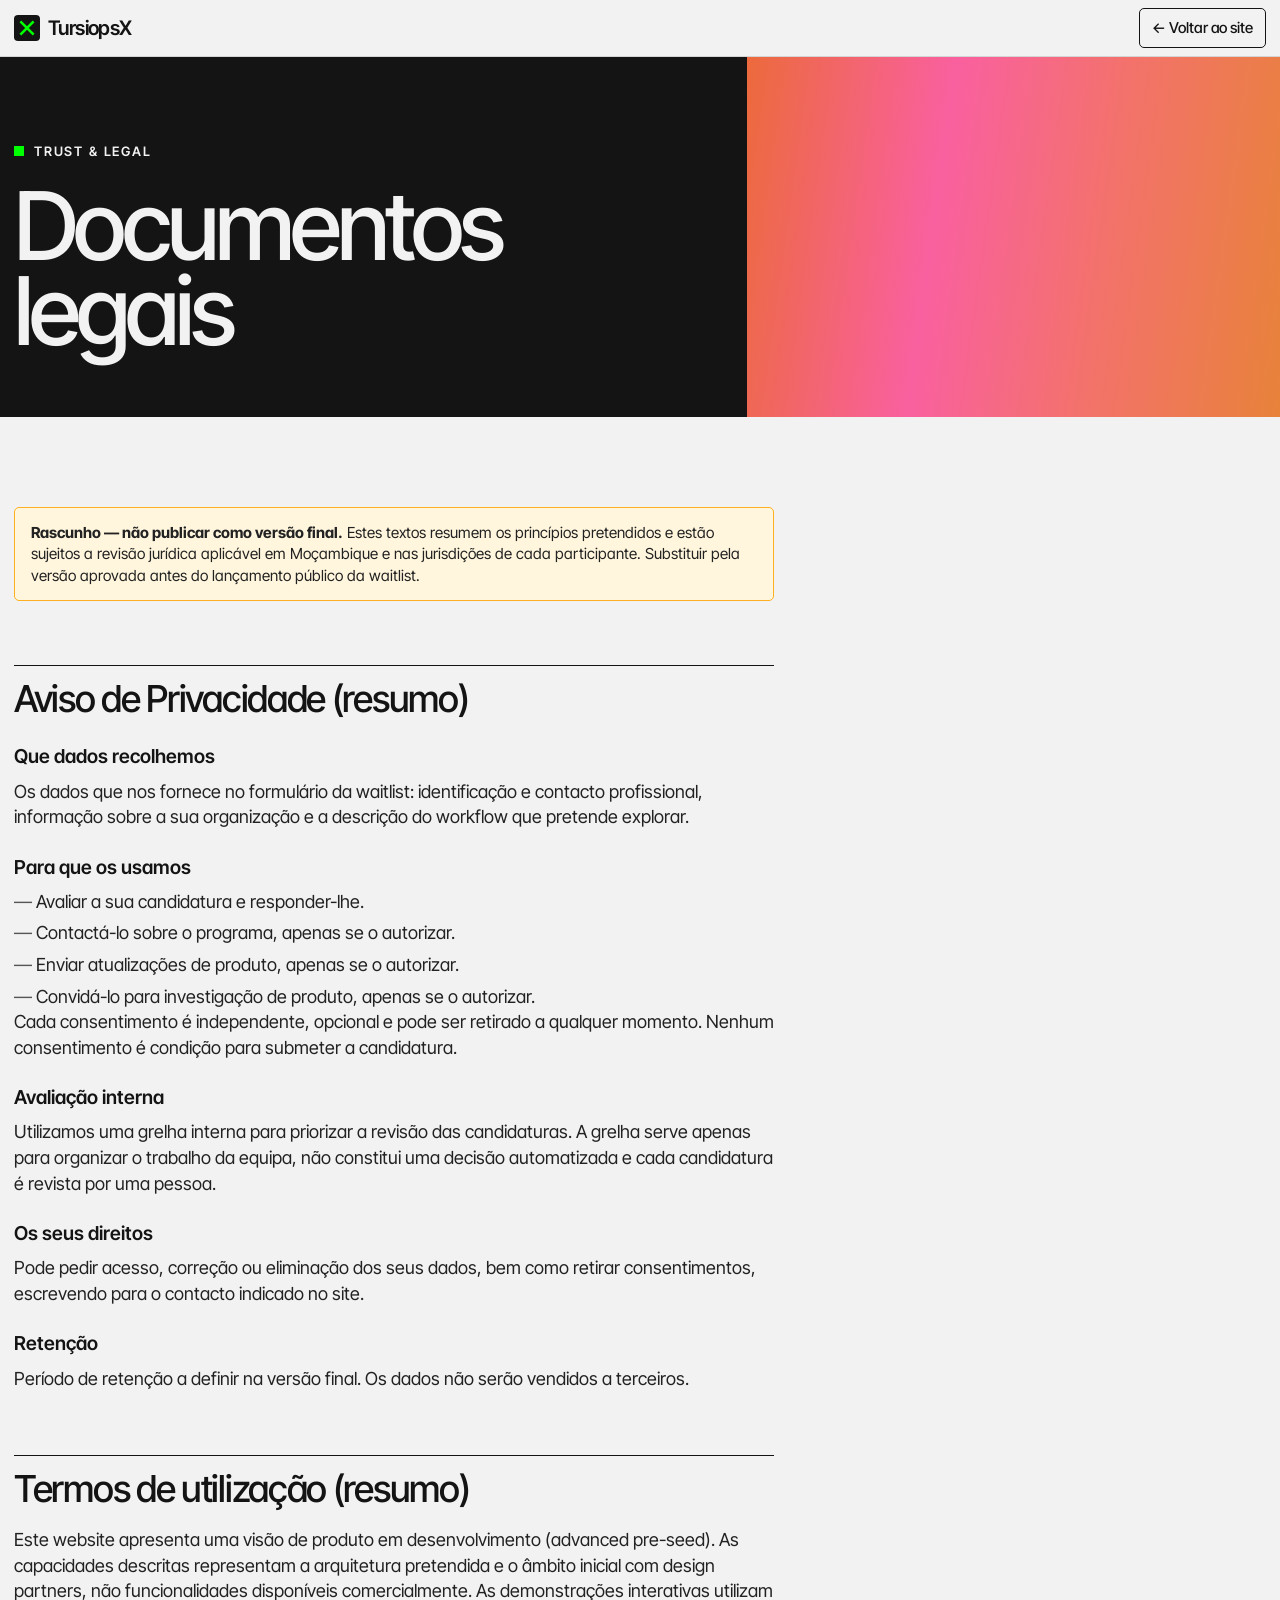
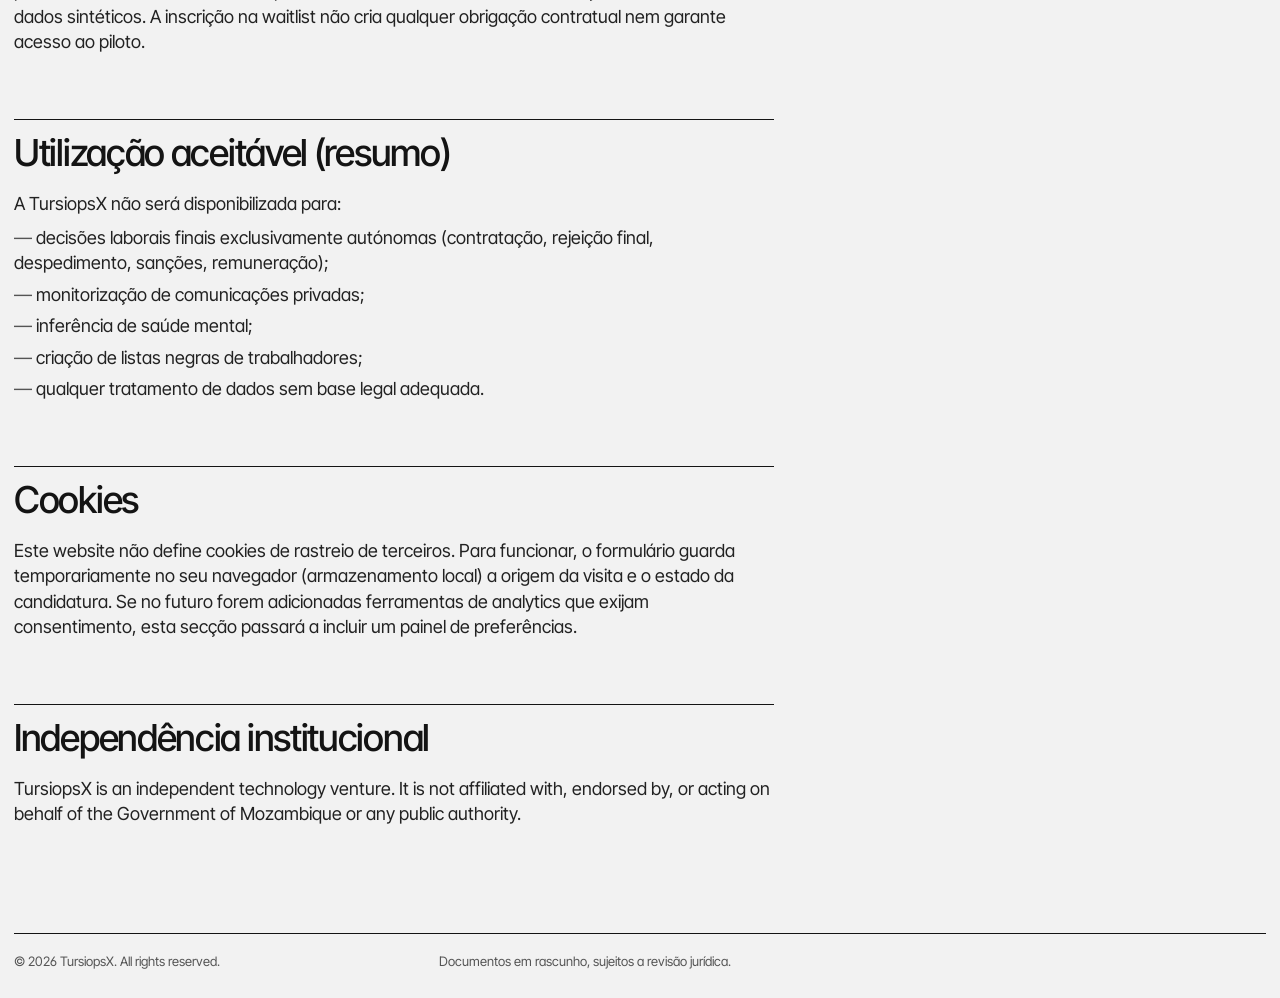
<file: legal.html>
<!doctype html>
<html lang="pt-MZ">
<head>
  <meta charset="utf-8">
  <meta name="viewport" content="width=device-width, initial-scale=1, viewport-fit=cover">
  <title>Legal — TursiopsX</title>
  <meta name="theme-color" content="#141414">
  <link rel="icon" href="assets/favicon.svg" type="image/svg+xml">
  <link rel="preconnect" href="https://fonts.googleapis.com">
  <link rel="preconnect" href="https://fonts.gstatic.com" crossorigin>
  <link rel="stylesheet" href="https://fonts.googleapis.com/css2?family=Inter+Tight:wght@400;500;600&display=swap">
  <link rel="stylesheet" href="assets/css/main.css">
</head>
<body>
<a class="skip" href="#main">Saltar para o conteúdo</a>
<header class="topbar" style="display:flex">
  <a class="brand" href="index.html" aria-label="TursiopsX — início">
    <svg viewBox="0 0 32 32" aria-hidden="true"><rect width="32" height="32" rx="5" fill="#141414"/><path d="M9 9l14 14M23 9 9 23" stroke="#00ff00" stroke-width="3.2" stroke-linecap="square"/></svg>
    TursiopsX
  </a>
  <a class="btn btn--ghost" href="index.html">← Voltar ao site</a>
</header>

<main id="main">
  <section class="sub-hero" aria-labelledby="l-title" style="min-height:0">
    <div class="sub-hero__ink" style="min-height:40svh">
      <p class="eyebrow">Trust &amp; legal</p>
      <h1 class="h-xxl" id="l-title" style="margin-top:22px">Documentos legais</h1>
    </div>
    <div class="sub-hero__field sub-hero__field--sunset" aria-hidden="true"></div>
  </section>

  <div class="section section--tight">
    <div class="wrap">
      <div class="legal-doc">
        <p class="draft"><strong>Rascunho — não publicar como versão final.</strong> Estes textos resumem os princípios pretendidos e estão sujeitos a revisão jurídica aplicável em Moçambique e nas jurisdições de cada participante. Substituir pela versão aprovada antes do lançamento público da waitlist.</p>

        <h2 id="privacy">Aviso de Privacidade (resumo)</h2>
        <h3>Que dados recolhemos</h3>
        <p>Os dados que nos fornece no formulário da waitlist: identificação e contacto profissional, informação sobre a sua organização e a descrição do workflow que pretende explorar.</p>
        <h3>Para que os usamos</h3>
        <ul>
          <li>Avaliar a sua candidatura e responder-lhe.</li>
          <li>Contactá-lo sobre o programa, apenas se o autorizar.</li>
          <li>Enviar atualizações de produto, apenas se o autorizar.</li>
          <li>Convidá-lo para investigação de produto, apenas se o autorizar.</li>
        </ul>
        <p>Cada consentimento é independente, opcional e pode ser retirado a qualquer momento. Nenhum consentimento é condição para submeter a candidatura.</p>
        <h3>Avaliação interna</h3>
        <p>Utilizamos uma grelha interna para priorizar a revisão das candidaturas. A grelha serve apenas para organizar o trabalho da equipa, não constitui uma decisão automatizada e cada candidatura é revista por uma pessoa.</p>
        <h3>Os seus direitos</h3>
        <p>Pode pedir acesso, correção ou eliminação dos seus dados, bem como retirar consentimentos, escrevendo para o contacto indicado no site.</p>
        <h3>Retenção</h3>
        <p>Período de retenção a definir na versão final. Os dados não serão vendidos a terceiros.</p>

        <h2 id="terms">Termos de utilização (resumo)</h2>
        <p>Este website apresenta uma visão de produto em desenvolvimento (advanced pre-seed). As capacidades descritas representam a arquitetura pretendida e o âmbito inicial com design partners, não funcionalidades disponíveis comercialmente. As demonstrações interativas utilizam dados sintéticos. A inscrição na waitlist não cria qualquer obrigação contratual nem garante acesso ao piloto.</p>

        <h2 id="acceptable-use">Utilização aceitável (resumo)</h2>
        <p>A TursiopsX não será disponibilizada para:</p>
        <ul>
          <li>decisões laborais finais exclusivamente autónomas (contratação, rejeição final, despedimento, sanções, remuneração);</li>
          <li>monitorização de comunicações privadas;</li>
          <li>inferência de saúde mental;</li>
          <li>criação de listas negras de trabalhadores;</li>
          <li>qualquer tratamento de dados sem base legal adequada.</li>
        </ul>

        <h2 id="cookies">Cookies</h2>
        <p>Este website não define cookies de rastreio de terceiros. Para funcionar, o formulário guarda temporariamente no seu navegador (armazenamento local) a origem da visita e o estado da candidatura. Se no futuro forem adicionadas ferramentas de analytics que exijam consentimento, esta secção passará a incluir um painel de preferências.</p>

        <h2 id="independence">Independência institucional</h2>
        <p lang="en">TursiopsX is an independent technology venture. It is not affiliated with, endorsed by, or acting on behalf of the Government of Mozambique or any public authority.</p>
      </div>
    </div>
  </div>
</main>

<footer class="footer" style="padding-top:0">
  <div class="wrap"><div class="footer__legal"><p>© 2026 TursiopsX. All rights reserved.</p><p>Documentos em rascunho, sujeitos a revisão jurídica.</p></div></div>
</footer>
</body>
</html>
</file>
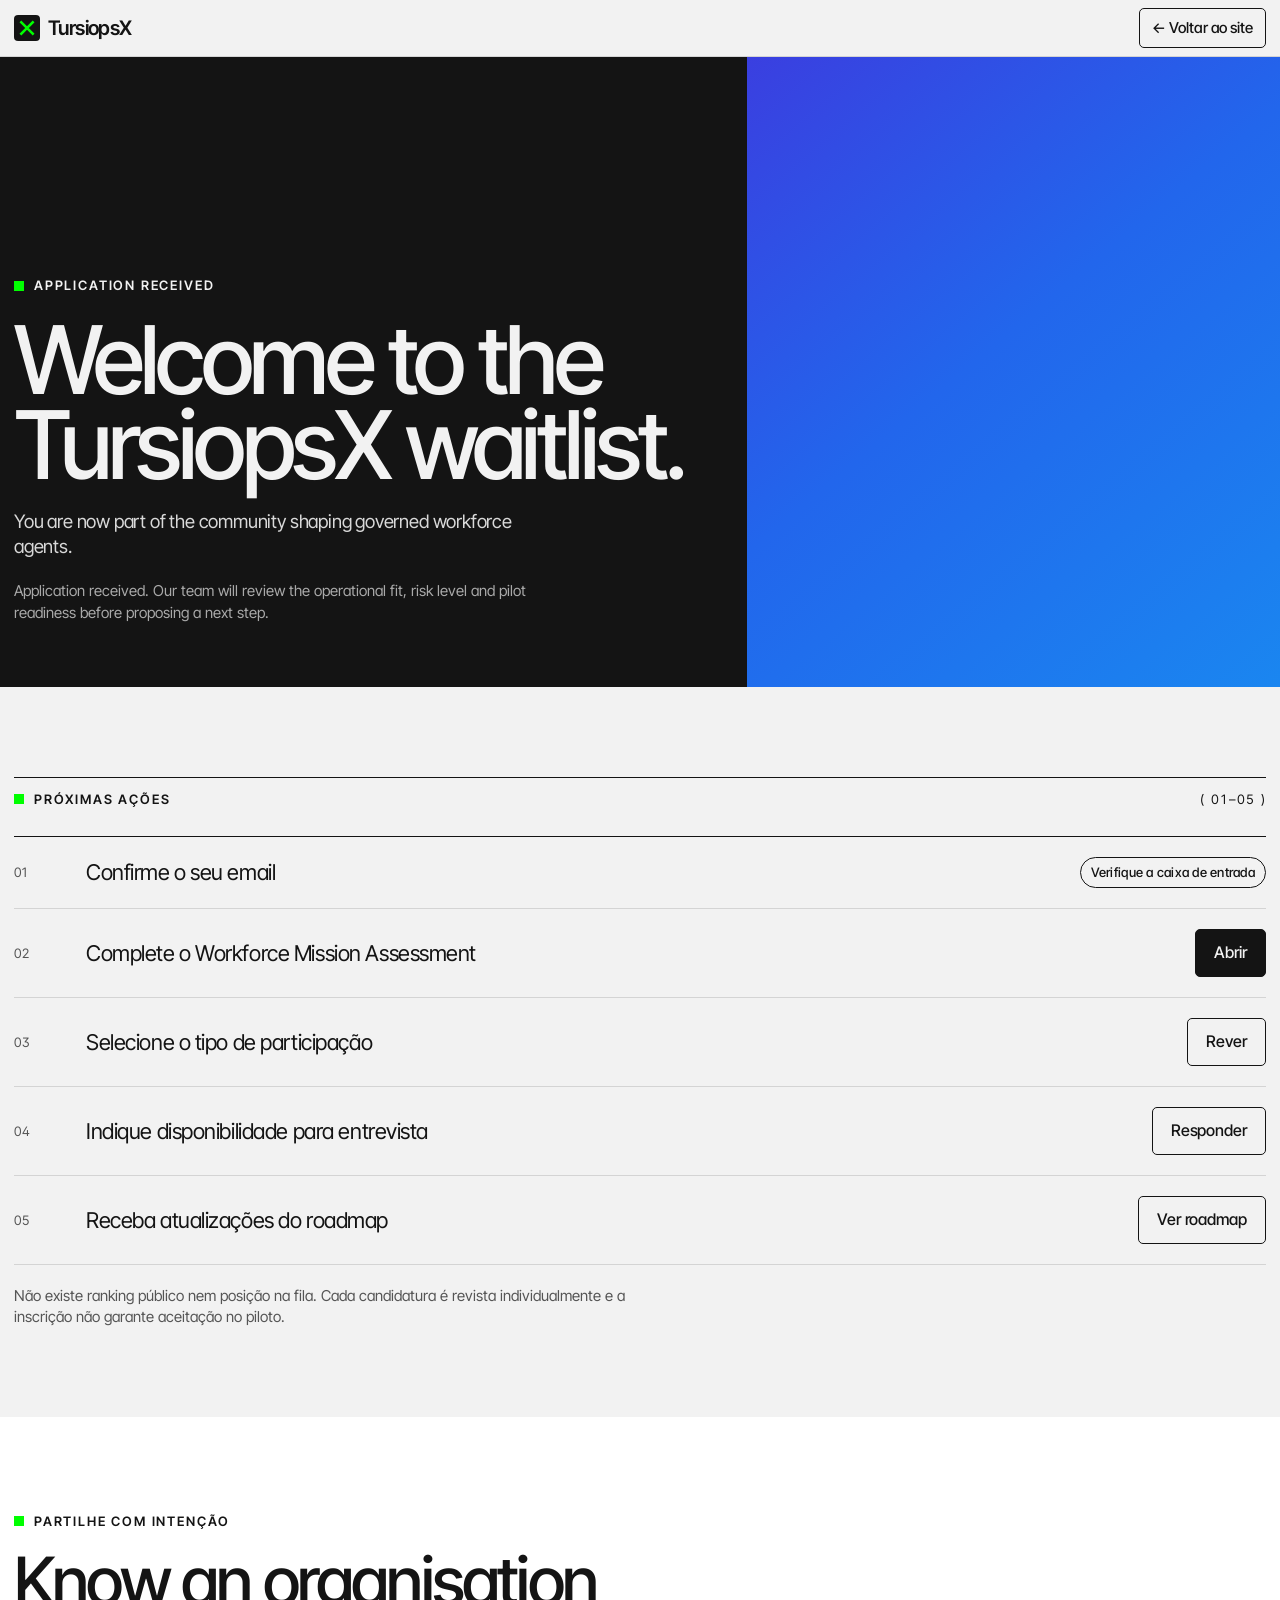
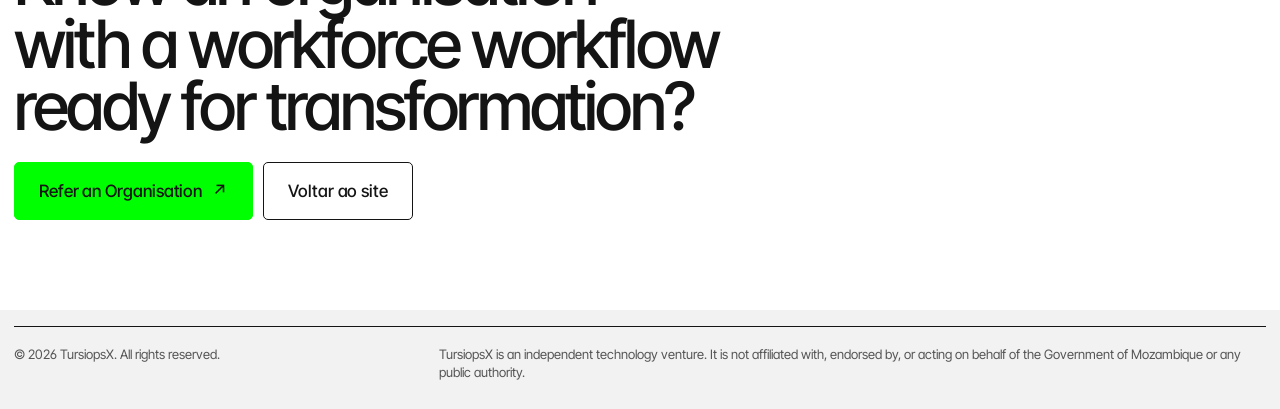
<file: welcome.html>
<!doctype html>
<html lang="pt-MZ" class="no-js">
<head>
  <meta charset="utf-8">
  <meta name="viewport" content="width=device-width, initial-scale=1, viewport-fit=cover">
  <title>Welcome — TursiopsX private waitlist</title>
  <meta name="robots" content="noindex">
  <meta name="theme-color" content="#141414">
  <link rel="icon" href="assets/favicon.svg" type="image/svg+xml">
  <link rel="preconnect" href="https://fonts.googleapis.com">
  <link rel="preconnect" href="https://fonts.gstatic.com" crossorigin>
  <link rel="stylesheet" href="https://fonts.googleapis.com/css2?family=Inter+Tight:wght@400;500;600&display=swap">
  <link rel="stylesheet" href="assets/css/main.css">
  <script>document.documentElement.classList.replace('no-js','js');</script>
  <script src="assets/js/config.js"></script>
</head>
<body>
<a class="skip" href="#main">Saltar para o conteúdo</a>
<header class="topbar" style="display:flex">
  <a class="brand" href="index.html" aria-label="TursiopsX — início">
    <svg viewBox="0 0 32 32" aria-hidden="true"><rect width="32" height="32" rx="5" fill="#141414"/><path d="M9 9l14 14M23 9 9 23" stroke="#00ff00" stroke-width="3.2" stroke-linecap="square"/></svg>
    TursiopsX
  </a>
  <a class="btn btn--ghost" href="index.html">← Voltar ao site</a>
</header>

<main id="main">
  <section class="sub-hero" aria-labelledby="w-title">
    <div class="sub-hero__ink">
      <p class="eyebrow">Application received</p>
      <h1 class="h-xxl" id="w-title" lang="en" style="margin-top:22px">Welcome to the TursiopsX waitlist<span id="w-name"></span>.</h1>
      <p class="lede" style="margin-top:22px;max-width:46ch;color:#d9d9d9" lang="en">You are now part of the community shaping governed workforce agents.</p>
      <p class="small" style="margin-top:22px;max-width:60ch;color:#a9a9a9" lang="en">Application received. Our team will review the operational fit, risk level and pilot readiness before proposing a next step.</p>
    </div>
    <div class="sub-hero__field" aria-hidden="true"></div>
  </section>

  <section class="section section--tight">
    <div class="wrap">
      <div class="sec-head__meta" style="margin-bottom:28px"><span class="eyebrow">Próximas ações</span><span class="idx">01–05</span></div>
      <ol class="next">
        <li>Confirme o seu email <span class="chip">Verifique a caixa de entrada</span></li>
        <li>Complete o Workforce Mission Assessment <a class="btn" href="index.html#builder">Abrir</a></li>
        <li>Selecione o tipo de participação <a class="btn btn--ghost" href="index.html#join">Rever</a></li>
        <li>Indique disponibilidade para entrevista <a class="btn btn--ghost" href="#" data-contact="interview">Responder</a></li>
        <li>Receba atualizações do roadmap <a class="btn btn--ghost" href="index.html#roadmap">Ver roadmap</a></li>
      </ol>
      <p class="small mute" style="margin-top:20px;max-width:70ch">Não existe ranking público nem posição na fila. Cada candidatura é revista individualmente e a inscrição não garante aceitação no piloto.</p>
    </div>
  </section>

  <section class="section section--tight section--white">
    <div class="wrap grid" style="row-gap:24px;align-items:end">
      <div style="grid-column:1/-1">
        <p class="eyebrow">Partilhe com intenção</p>
        <h2 class="h-xl balance" lang="en" style="margin-top:18px;max-width:20ch">Know an organisation with a workforce workflow ready for transformation?</h2>
      </div>
      <div style="grid-column:1/-1;display:flex;gap:10px;flex-wrap:wrap">
        <a class="btn btn--signal btn--lg" href="#" id="refer" data-contact="refer">Refer an Organisation <span class="arr" aria-hidden="true">↗</span></a>
        <a class="btn btn--ghost btn--lg" href="index.html">Voltar ao site</a>
      </div>
    </div>
  </section>
</main>

<footer class="footer" style="padding-top:0">
  <div class="wrap">
    <div class="footer__legal">
      <p>© 2026 TursiopsX. All rights reserved.</p>
      <p lang="en">TursiopsX is an independent technology venture. It is not affiliated with, endorsed by, or acting on behalf of the Government of Mozambique or any public authority.</p>
    </div>
  </div>
</footer>

<script>
(() => {
  const cfg = window.TX_CONFIG || {};
  let who = {};
  try { who = JSON.parse(sessionStorage.getItem("tx_applicant") || "{}"); } catch (e) {}
  if (who.first) document.getElementById("w-name").textContent = ", " + who.first;
  const mail = cfg.contactEmail || "";
  document.querySelectorAll("[data-contact]").forEach(a => {
    const kind = a.dataset.contact;
    const subject = kind === "refer" ? "Referência de organização para a TursiopsX" : "Disponibilidade para entrevista — TursiopsX";
    a.href = "mailto:" + mail + "?subject=" + encodeURIComponent(subject);
  });
  const refer = document.getElementById("refer");
  if (navigator.share) refer.addEventListener("click", e => {
    e.preventDefault();
    navigator.share({ title: "TursiopsX", text: "A TursiopsX procura design partners para missões de workforce governadas por agentes.", url: location.origin + location.pathname.replace(/welcome\.html$/, "") + "?ref=referral" }).catch(() => {});
  });
  (window.dataLayer = window.dataLayer || []).push({ event: "welcome_view", segment: new URLSearchParams(location.search).get("s") || who.segment || null, ts: new Date().toISOString() });
})();
</script>
</body>
</html>
</file>
<file: assets/css/main.css>
/* ==========================================================================
   TursiopsX — Waitlist
   Design language: Swiss editorial / kinetic grotesk.
   Paper + ink, electric signal green, gradient colour fields, oversized type.
   ========================================================================== */

:root {
  --paper: #f2f2f2;
  --paper-2: #e9e9e9;
  --white: #ffffff;
  --ink: #141414;
  --ink-2: #222222;
  --mute: #555555;          /* 6.6:1 on paper */
  --mute-inv: #a9a9a9;      /* 7.9:1 on ink */
  --line: #d4d4d4;
  --line-inv: #343434;
  --signal: #00ff00;
  --signal-deep: #0b7a0b;   /* green text on paper: 5.1:1 */
  --alert: #ff3b2f;
  --alert-text: #c4160a;     /* red text on paper: 5.3:1 */

  --sunset: linear-gradient(98deg, #ec6a3c 0%, #f9609f 36%, #f3726b 66%, #e8823a 100%);
  --ocean: linear-gradient(140deg, #3a3fe0 0%, #2266ec 46%, #1a86f0 100%);
  --dusk: linear-gradient(160deg, #1a86f0 0%, #6d3fe0 55%, #f9609f 100%);

  --font: "Inter Tight", "Helvetica Neue", Helvetica, Arial, system-ui, sans-serif;
  --mono: ui-monospace, "SFMono-Regular", Menlo, Consolas, monospace;

  --g: 12px;                 /* gutter, as tight as the reference */
  --rail: 0px;               /* desktop navigation rail width */
  --r: 5px;
  --ease: cubic-bezier(.2, .7, .1, 1);
  --ease-out: cubic-bezier(.16, 1, .3, 1);

  --fs-display: clamp(3.25rem, 11.2vw, 11rem);
  --fs-xxl: clamp(2.6rem, 7.4vw, 7.5rem);
  --fs-xl: clamp(2.1rem, 5.2vw, 5.4rem);
  --fs-l: clamp(1.6rem, 2.9vw, 2.6rem);
  --fs-m: clamp(1.2rem, 1.7vw, 1.6rem);
  --fs-body: 1.125rem;
  --fs-s: .9375rem;
  --fs-xs: .8125rem;
}

@media (min-width: 1100px) {
  :root { --rail: 64px; --g: 14px; }
}

/* ---------- Reset ---------- */
*, *::before, *::after { box-sizing: border-box; }
html { -webkit-text-size-adjust: 100%; scroll-behavior: smooth; scroll-padding-top: 72px; }
body {
  margin: 0;
  background: var(--paper);
  color: var(--ink);
  font-family: var(--font);
  font-size: var(--fs-body);
  line-height: 1.42;
  font-feature-settings: "ss01", "cv11";
  -webkit-font-smoothing: antialiased;
  text-rendering: optimizeLegibility;
  overflow-x: hidden;
}
img, svg { display: block; max-width: 100%; }
a { color: inherit; }
button, input, select, textarea { font: inherit; color: inherit; }
button { cursor: pointer; }
h1, h2, h3, h4, p, ul, ol, dl, dd, figure { margin: 0; }
ul, ol { padding: 0; list-style: none; }
[hidden] { display: none !important; }
::selection { background: var(--signal); color: var(--ink); }

:focus-visible { outline: 3px solid var(--signal); outline-offset: 3px; box-shadow: 0 0 0 6px var(--ink); border-radius: 2px; }

.sr-only {
  position: absolute !important; width: 1px; height: 1px; padding: 0; margin: -1px;
  overflow: hidden; clip: rect(0 0 0 0); white-space: nowrap; border: 0;
}
.skip {
  position: absolute; left: 12px; top: -60px; z-index: 200;
  background: var(--signal); color: var(--ink); padding: 12px 16px; font-weight: 600; text-decoration: none;
}
.skip:focus { top: 12px; }

/* ---------- Layout ---------- */
.page { padding-right: var(--rail); }
.wrap { padding-inline: var(--g); }
.grid { display: grid; grid-template-columns: repeat(12, minmax(0, 1fr)); column-gap: var(--g); }
.section { padding-block: clamp(80px, 12vw, 180px); position: relative; }
.section--tight { padding-block: clamp(56px, 7vw, 110px); }
.section--ink { background: var(--ink); color: var(--paper); }
.section--white { background: var(--white); }

/* ---------- Type ---------- */
.display { font-size: var(--fs-display); line-height: .86; letter-spacing: -.055em; font-weight: 500; }
.h-xxl { font-size: var(--fs-xxl); line-height: .9; letter-spacing: -.048em; font-weight: 500; }
.h-xl  { font-size: var(--fs-xl);  line-height: .94; letter-spacing: -.042em; font-weight: 500; }
.h-l   { font-size: var(--fs-l);   line-height: 1.04; letter-spacing: -.03em;  font-weight: 500; }
.h-m   { font-size: var(--fs-m);   line-height: 1.15; letter-spacing: -.018em; font-weight: 500; }
.upper { text-transform: uppercase; }
.lede  { font-size: clamp(1.15rem, 1.45vw, 1.4rem); line-height: 1.32; letter-spacing: -.01em; }
.small { font-size: var(--fs-s); }
.xs    { font-size: var(--fs-xs); }
.mute  { color: var(--mute); }
.section--ink .mute, .on-ink .mute, .builder .mute, .explorer .mute, .sim .mute, .early__col--need .mute, .final .mute { color: var(--mute-inv); }
.balance { text-wrap: balance; }
.pretty { text-wrap: pretty; }

.eyebrow {
  display: inline-flex; align-items: center; gap: 10px;
  font-size: var(--fs-xs); font-weight: 600; letter-spacing: .14em; text-transform: uppercase;
}
.eyebrow::before { content: ""; width: 10px; height: 10px; background: var(--signal); flex: none; }

.idx {
  font-size: var(--fs-xs); font-variant-numeric: tabular-nums; letter-spacing: .08em;
  display: inline-flex; gap: 6px; align-items: center;
}
.idx::before { content: "("; }
.idx::after { content: ")"; }

.prose p + p { margin-top: 1em; }
.prose { max-width: 38ch; }

/* Section header ---------------------------------------------------------- */
.sec-head { row-gap: 28px; align-items: end; margin-bottom: clamp(48px, 7vw, 110px); }
.sec-head__meta { grid-column: 1 / -1; display: flex; justify-content: space-between; align-items: center; gap: 16px;
  border-top: 1px solid currentColor; padding-top: 12px; }
.sec-head__title { grid-column: 1 / -1; }
.sec-head__aside { grid-column: 1 / -1; }
@media (min-width: 900px) {
  .sec-head__title { grid-column: 1 / span 9; }
  .sec-head__aside { grid-column: 10 / -1; }
}

/* ---------- Buttons ---------- */
.btn {
  --bg: var(--ink); --fg: var(--paper);
  display: inline-flex; align-items: center; justify-content: center; gap: 10px;
  min-height: 48px; padding: 12px 18px;
  background: var(--bg); color: var(--fg);
  border: 1px solid var(--bg); border-radius: var(--r);
  font-weight: 500; font-size: 1rem; letter-spacing: -.005em; line-height: 1.1;
  text-decoration: none; white-space: nowrap;
  position: relative; overflow: hidden; isolation: isolate;
  transition: color .35s var(--ease), border-color .35s var(--ease);
}
.btn::after {
  content: ""; position: absolute; inset: 0; z-index: -1; background: var(--signal);
  transform: translateY(101%); transition: transform .45s var(--ease-out);
}
.btn:hover::after, .btn:focus-visible::after { transform: none; }
.btn:hover, .btn:focus-visible { color: var(--ink); border-color: var(--signal); }
.btn .arr { transition: transform .35s var(--ease-out); }
.btn:hover .arr { transform: translate(3px, -3px); }

.btn--signal { --bg: var(--signal); --fg: var(--ink); }
.btn--signal::after { background: var(--ink); }
.btn--signal:hover, .btn--signal:focus-visible { color: var(--signal); border-color: var(--ink); }
.btn--ghost { --bg: transparent; --fg: currentColor; border-color: currentColor; }
.btn--white { --bg: var(--white); --fg: var(--ink); }
.btn--lg { min-height: 58px; padding: 16px 24px; font-size: 1.0625rem; }
.btn--block { width: 100%; }
.btn[disabled] { opacity: .5; pointer-events: none; }

.link-u {
  text-decoration: none; background: linear-gradient(currentColor, currentColor) 0 100% / 100% 1px no-repeat;
  transition: background-size .4s var(--ease-out); padding-bottom: 1px;
}
.link-u:hover { background-size: 0 1px; background-position: 100% 100%; }

.chip {
  display: inline-flex; align-items: center; gap: 8px; padding: 5px 10px; border-radius: 100px;
  border: 1px solid currentColor; font-size: var(--fs-xs); font-weight: 500; letter-spacing: .02em; white-space: nowrap;
}
.chip--signal { background: var(--signal); border-color: var(--signal); color: var(--ink); }
.chip--ink { background: var(--ink); border-color: var(--ink); color: var(--paper); }
.chip .dot { width: 7px; height: 7px; border-radius: 50%; background: currentColor; }

.circle-btn {
  width: 50px; height: 50px; border-radius: 50%; border: 0; background: var(--white); color: var(--ink);
  display: inline-grid; place-items: center; transition: background .3s, transform .3s var(--ease-out);
}
.circle-btn:hover { background: var(--signal); transform: scale(1.06); }

/* ==========================================================================
   01 · Navigation
   ========================================================================== */
.announce {
  background: var(--ink); color: var(--paper);
  font-size: var(--fs-xs); letter-spacing: .02em;
  padding: 10px var(--g); padding-right: calc(var(--rail) + var(--g));
  display: flex; align-items: center; gap: 10px; justify-content: center; text-align: center;
}
.announce a { color: var(--signal); text-decoration: none; font-weight: 600; }
.announce a:hover { text-decoration: underline; }
.pulse { width: 8px; height: 8px; border-radius: 50%; background: var(--signal); flex: none; position: relative; }
.pulse::after { content: ""; position: absolute; inset: -4px; border-radius: 50%; border: 1px solid var(--signal); animation: pulse 2s var(--ease) infinite; }
@keyframes pulse { from { transform: scale(.6); opacity: 1; } to { transform: scale(1.8); opacity: 0; } }

/* Mobile / tablet top bar */
.topbar {
  position: sticky; top: 0; z-index: 60;
  display: flex; align-items: center; gap: 8px;
  padding: 8px var(--g); background: rgba(242, 242, 242, .92);
  -webkit-backdrop-filter: blur(10px); backdrop-filter: blur(10px);
  border-bottom: 1px solid var(--line);
}
.brand { display: inline-flex; align-items: center; gap: 8px; text-decoration: none; font-weight: 600; letter-spacing: -.03em; font-size: 1.25rem; }
.brand svg { width: 26px; height: 26px; }
.topbar .brand { margin-right: auto; }
.topbar .btn { min-height: 40px; padding: 8px 12px; font-size: .9375rem; }
@media (min-width: 1100px) { .topbar { display: none; } }

/* Desktop rail (vertical navigation, right edge) */
.rail { display: none; }
@media (min-width: 1100px) {
  .rail {
    position: fixed; top: 0; right: 0; bottom: 0; width: var(--rail); z-index: 70;
    display: flex; flex-direction: column; background: var(--white); border-left: 1px solid var(--line);
  }
  .rail__menu {
    height: 64px; width: 100%; background: var(--ink); border: 0; color: var(--paper);
    display: grid; place-items: center; flex: none;
  }
  .rail__menu span { display: block; width: 30px; height: 1px; background: currentColor; box-shadow: 0 -8px 0 currentColor, 0 8px 0 currentColor; transition: box-shadow .3s var(--ease); }
  .rail__menu:hover span { box-shadow: 0 -10px 0 currentColor, 0 10px 0 currentColor; }
  .rail__brand, .rail__links a {
    writing-mode: vertical-rl; text-decoration: none; font-size: .9375rem; letter-spacing: -.01em; line-height: 1.05;
  }
  .rail__brand { padding: 18px 0; margin: 0 auto; font-weight: 600; font-size: 1.05rem; }
  .rail__links { margin-top: auto; display: flex; flex-direction: column; align-items: center; gap: 4px; padding-bottom: 18px; }
  .rail__links a { padding: 12px 0; position: relative; color: var(--ink); }
  .rail__links a::before {
    content: ""; position: absolute; left: -10px; top: 50%; width: 5px; height: 5px; border-radius: 50%;
    background: var(--ink); transform: translateY(-50%) scale(0); transition: transform .3s var(--ease-out);
  }
  .rail__links a:hover::before, .rail__links a[aria-current="true"]::before { transform: translateY(-50%) scale(1); }
  .rail__links a[aria-current="true"] { font-weight: 600; }
  .rail__cta {
    height: 168px; background: var(--signal); color: var(--ink); text-decoration: none; flex: none;
    display: flex; flex-direction: column; justify-content: space-between; align-items: center; padding: 16px 0 14px;
    transition: background .3s;
  }
  .rail__cta span { writing-mode: vertical-rl; font-weight: 600; font-size: .9375rem; line-height: 1.05; }
  .rail__cta:hover { background: var(--ink); color: var(--signal); }
}

/* Full-screen menu overlay */
.menu {
  position: fixed; inset: 0; z-index: 100; background: var(--ink); color: var(--paper);
  display: flex; flex-direction: column; padding: var(--g);
  clip-path: inset(0 0 100% 0); visibility: hidden;
  transition: clip-path .7s var(--ease-out), visibility 0s linear .7s;
}
.menu[data-open="true"] { clip-path: inset(0 0 0 0); visibility: visible; transition: clip-path .7s var(--ease-out), visibility 0s; }
.menu__top { display: flex; justify-content: space-between; align-items: center; gap: 12px; }
.menu__close { background: none; border: 1px solid var(--line-inv); border-radius: var(--r); color: var(--paper); min-height: 44px; padding: 8px 14px; }
.menu__close:hover { border-color: var(--signal); color: var(--signal); }
.menu__nav { margin-top: auto; display: grid; gap: 2px; }
.menu__nav a {
  font-size: clamp(2.6rem, 9vw, 7.5rem); line-height: .92; letter-spacing: -.05em; text-decoration: none; font-weight: 500;
  display: flex; align-items: baseline; gap: 18px; transition: color .25s, transform .5s var(--ease-out);
}
.menu__nav a small { font-size: var(--fs-xs); letter-spacing: .08em; color: var(--mute-inv); font-variant-numeric: tabular-nums; }
.menu__nav a:hover { color: var(--signal); transform: translateX(12px); }
.menu__foot { display: flex; flex-wrap: wrap; gap: 12px; justify-content: space-between; align-items: end; margin-top: 40px; border-top: 1px solid var(--line-inv); padding-top: 16px; }
.menu[data-open="true"] .menu__nav a { animation: rise .8s var(--ease-out) both; }
.menu[data-open="true"] .menu__nav a:nth-child(2) { animation-delay: .05s; }
.menu[data-open="true"] .menu__nav a:nth-child(3) { animation-delay: .1s; }
.menu[data-open="true"] .menu__nav a:nth-child(4) { animation-delay: .15s; }
.menu[data-open="true"] .menu__nav a:nth-child(5) { animation-delay: .2s; }
.menu[data-open="true"] .menu__nav a:nth-child(6) { animation-delay: .25s; }
@keyframes rise { from { transform: translateY(60%); opacity: 0; } to { transform: none; opacity: 1; } }

/* ==========================================================================
   02 · Hero
   ========================================================================== */
.hero { display: grid; grid-template-columns: 1fr; position: relative; }
.hero__sunset { background: var(--sunset); background-size: 200% 100%; animation: drift 18s ease-in-out infinite alternate; min-height: 120px; position: relative; display: flex; align-items: flex-end; }
@keyframes drift { from { background-position: 0% 50%; } to { background-position: 100% 50%; } }
.hero__mark {
  color: var(--white); font-size: clamp(3.6rem, 15vw, 13rem); line-height: .78; letter-spacing: -.065em; font-weight: 500;
  padding: 0 var(--g); transform: translateY(.1em); position: relative; z-index: 2; mix-blend-mode: normal;
}
.hero__mark sup { font-size: .26em; letter-spacing: -.02em; vertical-align: top; position: relative; top: .25em; margin-left: .04em; }
.hero__ink { background: var(--ink); color: var(--paper); padding: clamp(40px, 5vw, 64px) var(--g) clamp(32px, 4vw, 48px); position: relative; z-index: 1; }
.hero__ink h1 { font-size: clamp(2.15rem, 4.3vw, 4.4rem); line-height: .98; letter-spacing: -.045em; font-weight: 500; max-width: 15ch; margin-top: 18px; }
.hero__ink h1 em { font-style: normal; color: var(--signal); }
.hero__lede { margin-top: 22px; max-width: 54ch; color: #d9d9d9; font-size: clamp(1.02rem, 1.2vw, 1.18rem); line-height: 1.45; }
.hero__ctas { display: flex; flex-wrap: wrap; gap: 10px; margin-top: 28px; }
.hero__ctas .btn--ghost { color: var(--paper); }

.hero__ocean { background: var(--ocean); position: relative; overflow: hidden; min-height: 460px; display: flex; flex-direction: column; justify-content: flex-end; padding: var(--g); }
.pod { position: absolute; inset: 0; pointer-events: none; }
.orb {
  position: absolute; border-radius: 50%; width: var(--s); height: var(--s); left: var(--x); top: var(--y);
  background:
    radial-gradient(120% 120% at 30% 20%, rgba(255, 64, 64, .95), rgba(214, 20, 60, .9) 45%, rgba(200, 30, 200, .85) 75%, rgba(80, 60, 20, .9) 100%);
  mix-blend-mode: hard-light; opacity: .92;
  animation: float var(--d, 14s) ease-in-out infinite alternate; animation-delay: var(--delay, 0s);
}
.orb--b { background: radial-gradient(110% 110% at 70% 30%, rgba(255, 120, 40, .95), rgba(230, 20, 60, .9) 50%, rgba(120, 40, 20, .9) 100%); }
.orb--g { background: radial-gradient(110% 110% at 40% 60%, rgba(0, 255, 0, .9), rgba(0, 170, 60, .85) 60%, rgba(10, 60, 30, .9) 100%); mix-blend-mode: screen; opacity: .8; }
@keyframes float {
  0% { transform: translate3d(0, 0, 0) scale(1); }
  50% { transform: translate3d(calc(var(--mx, 20px)), calc(var(--my, -30px)), 0) scale(1.04); }
  100% { transform: translate3d(calc(var(--mx, 20px) * -.6), calc(var(--my, -30px) * -.4), 0) scale(.97); }
}
.sonar { position: absolute; left: 62%; top: 34%; width: 10px; height: 10px; }
.sonar i { position: absolute; inset: 0; border-radius: 50%; border: 1px solid rgba(255, 255, 255, .7); animation: sonar 5s var(--ease) infinite; }
.sonar i:nth-child(2) { animation-delay: 1.6s; }
.sonar i:nth-child(3) { animation-delay: 3.2s; }
@keyframes sonar { from { transform: scale(1); opacity: .9; } to { transform: scale(60); opacity: 0; } }
.hero__ocean-label { position: absolute; top: var(--g); left: var(--g); right: var(--g); display: flex; justify-content: space-between; color: var(--white); font-size: var(--fs-xs); letter-spacing: .08em; text-transform: uppercase; z-index: 2; }

.quick {
  position: relative; z-index: 3; background: var(--white); color: var(--ink); border-radius: var(--r);
  padding: 18px; box-shadow: 0 30px 60px -30px rgba(10, 10, 60, .55); max-width: 560px; width: 100%; margin-left: auto;
}
.quick__title { font-weight: 600; letter-spacing: -.02em; font-size: 1.15rem; }
.quick__sub { color: var(--mute); font-size: var(--fs-s); margin-top: 4px; }
.quick__row { display: grid; gap: 8px; margin-top: 14px; }
@media (min-width: 600px) { .quick__row { grid-template-columns: 1fr 1fr; } .quick__row .btn { grid-column: 1 / -1; } }

@media (min-width: 900px) {
  .hero { grid-template-columns: repeat(12, minmax(0, 1fr)); grid-template-rows: auto 1fr; min-height: calc(100svh - 38px); }
  .hero__sunset { grid-column: 1 / span 7; grid-row: 1; min-height: 30svh; }
  .hero__ink { grid-column: 1 / span 7; grid-row: 2; padding-right: clamp(24px, 3vw, 48px); }
  .hero__ocean { grid-column: 8 / -1; grid-row: 1 / span 2; min-height: 0; }
}
@media (min-width: 900px) and (max-height: 820px) { .hero__sunset { min-height: 24svh; } }

/* Trust rail */
.trust { border-bottom: 1px solid var(--line); overflow: hidden; background: var(--paper); }
.trust__track { display: flex; width: max-content; animation: marquee 38s linear infinite; }
.trust:hover .trust__track { animation-play-state: paused; }
.trust__list { display: flex; flex: none; }
.trust__list li { display: flex; align-items: center; gap: 12px; padding: 18px 28px; white-space: nowrap; font-size: 1.05rem; letter-spacing: -.01em; border-right: 1px solid var(--line); }
.trust__list li::before { content: ""; width: 9px; height: 9px; background: var(--signal); outline: 1px solid var(--ink); outline-offset: 0; flex: none; }
@keyframes marquee { to { transform: translateX(-50%); } }
.stage { display: grid; gap: 12px; padding-block: 18px 22px; border-bottom: 1px solid var(--line); align-items: start; }
.stage p { max-width: 82ch; color: var(--mute); font-size: var(--fs-s); }
@media (min-width: 900px) { .stage { grid-template-columns: repeat(12, minmax(0, 1fr)); column-gap: var(--g); } .stage .chip { grid-column: 1 / span 3; justify-self: start; } .stage p { grid-column: 4 / -1; } }

/* ==========================================================================
   Kinetic text helpers
   ========================================================================== */
.split .ch { display: inline-block; transform: translateY(105%); opacity: 0; transition: transform .9s var(--ease-out), opacity .9s var(--ease-out); transition-delay: calc(var(--i) * 22ms); }
.split .w { display: inline-block; overflow: hidden; vertical-align: top; padding-bottom: .08em; margin-bottom: -.08em; }
.split.is-in .ch { transform: none; opacity: 1; }
.reveal { opacity: 0; transform: translateY(28px); transition: opacity 1s var(--ease-out), transform 1s var(--ease-out); transition-delay: var(--delay, 0s); }
.reveal.is-in { opacity: 1; transform: none; }
.no-js .reveal, .no-js .split .ch { opacity: 1; transform: none; }

.spread { display: flex; justify-content: space-between; align-items: baseline; gap: .3em; flex-wrap: wrap; }

/* ==========================================================================
   03 · Market shift
   ========================================================================== */
.shift__body { row-gap: 24px; margin-bottom: clamp(56px, 8vw, 120px); }
.shift__body .prose { grid-column: 1 / -1; }
@media (min-width: 900px) { .shift__body .prose:first-child { grid-column: 7 / span 3; } .shift__body .prose:last-child { grid-column: 10 / -1; } }

.compare { border-top: 1px solid var(--ink); }
.compare__head, .compare__row { display: grid; grid-template-columns: 1fr; gap: 6px; padding: 18px 0; border-bottom: 1px solid var(--line); }
.compare__head { font-size: var(--fs-xs); letter-spacing: .12em; text-transform: uppercase; font-weight: 600; border-bottom-color: var(--ink); display: none; }
.compare__row { transition: background .3s, padding .4s var(--ease-out); align-items: baseline; }
.compare__old { color: var(--mute); font-size: var(--fs-s); }
.compare__old::before { content: "HR SaaS — "; font-size: var(--fs-xs); letter-spacing: .08em; }
.compare__new { font-size: var(--fs-m); letter-spacing: -.02em; display: flex; gap: 14px; align-items: baseline; }
.compare__new .arr { color: var(--signal-deep); flex: none; font-size: .8em; }
@media (min-width: 760px) {
  .compare__head, .compare__row { grid-template-columns: 70px 1fr 1.4fr; gap: var(--g); }
  .compare__head { display: grid; }
  .compare__old::before { content: none; }
  .compare__old { font-size: var(--fs-m); letter-spacing: -.02em; }
  .compare__row:hover { background: var(--white); padding-inline: 14px; }
  .compare__row:hover .compare__new .arr { color: var(--ink); }
}
.compare__n { font-size: var(--fs-xs); font-variant-numeric: tabular-nums; color: var(--mute); }
.closing { margin-top: clamp(64px, 9vw, 140px); }
.strike { position: relative; display: inline-block; color: var(--mute); }
.strike::after { content: ""; position: absolute; left: -2%; right: -2%; top: 54%; height: .07em; background: var(--alert); transform: scaleX(0); transform-origin: left; transition: transform 1.1s var(--ease-out) .5s; }
.is-in .strike::after, .strike.is-in::after { transform: scaleX(1); }
.hl { background: var(--signal); padding: 0 .08em; box-decoration-break: clone; -webkit-box-decoration-break: clone; }

/* ==========================================================================
   04 · Problem
   ========================================================================== */
.chain { display: flex; gap: 0; overflow-x: auto; scroll-snap-type: x mandatory; padding-bottom: 18px; margin-inline: calc(var(--g) * -1); padding-inline: var(--g); scrollbar-width: thin; }
.chain__node { flex: none; scroll-snap-align: start; display: flex; align-items: center; }
.chain__pill {
  border: 1px solid var(--ink); border-radius: 100px; padding: 14px 22px; font-size: 1.15rem; letter-spacing: -.015em; background: var(--white);
  white-space: nowrap; position: relative;
}
.chain__node:first-child .chain__pill { background: var(--ink); color: var(--paper); }
.chain__node:last-child .chain__pill { background: var(--signal); border-color: var(--signal); }
.chain__gap { width: 132px; flex: none; position: relative; height: 70px; display: grid; place-items: center; }
.chain__gap::before { content: ""; position: absolute; left: 0; right: 0; top: 50%; border-top: 1px dashed var(--ink); }
.chain__gap span {
  position: relative; background: var(--paper); color: var(--alert-text); font-size: var(--fs-xs); font-weight: 600; letter-spacing: .02em;
  padding: 2px 8px; border: 1px solid var(--alert-text); border-radius: 100px; white-space: nowrap; transform: translateY(-22px);
}
.chain-hint { font-size: var(--fs-xs); color: var(--mute); margin-top: 6px; }

.costs { margin-top: clamp(48px, 6vw, 90px); row-gap: 0; }
.costs__label { grid-column: 1 / -1; margin-bottom: 18px; }
.costs ul { grid-column: 1 / -1; display: grid; grid-template-columns: repeat(2, 1fr); border-top: 1px solid var(--ink); }
.costs li { padding: 18px 12px 18px 0; border-bottom: 1px solid var(--line); font-size: var(--fs-m); letter-spacing: -.02em; display: flex; gap: 12px; align-items: baseline; }
.costs li span { font-size: var(--fs-xs); color: var(--mute); font-variant-numeric: tabular-nums; }
@media (min-width: 900px) { .costs__label { grid-column: 1 / span 3; } .costs ul { grid-column: 4 / -1; grid-template-columns: repeat(4, 1fr); } }

.statement { margin-top: clamp(64px, 9vw, 140px); display: grid; grid-template-columns: repeat(12, minmax(0, 1fr)); }
.statement__field { grid-column: 1 / -1; background: var(--sunset); min-height: 220px; border-radius: 0; background-size: 200% 100%; animation: drift 16s ease-in-out infinite alternate; }
.statement__text { grid-column: 1 / -1; background: var(--ink); color: var(--paper); padding: clamp(24px, 3vw, 40px); margin-top: -80px; margin-inline: var(--g); position: relative; }
@media (min-width: 900px) {
  .statement__field { grid-column: 5 / -1; grid-row: 1; min-height: 520px; }
  .statement__text { grid-column: 1 / span 7; grid-row: 1; align-self: end; margin: 0 0 -60px; }
}

/* ==========================================================================
   05 · Product vision
   ========================================================================== */
.fields { display: grid; grid-template-columns: repeat(2, 1fr); border-top: 1px solid var(--ink); }
.fields li { padding: 16px 10px 16px 0; border-bottom: 1px solid var(--line); display: flex; gap: 12px; align-items: baseline; font-size: 1.1rem; letter-spacing: -.01em; }
.fields li span { font-size: var(--fs-xs); color: var(--mute); font-variant-numeric: tabular-nums; flex: none; width: 22px; }
@media (min-width: 760px) { .fields { grid-template-columns: repeat(3, 1fr); } }
@media (min-width: 1200px) { .fields { grid-template-columns: repeat(4, 1fr); } }

.vision__demo { margin-top: clamp(56px, 8vw, 110px); row-gap: var(--g); }
.contract, .sim { grid-column: 1 / -1; border-radius: var(--r); }
@media (min-width: 1000px) { .contract { grid-column: 1 / span 6; } .sim { grid-column: 7 / -1; } }

.contract { background: var(--white); padding: clamp(20px, 2.4vw, 32px); position: relative; overflow: hidden; }
.contract__top { display: flex; justify-content: space-between; align-items: center; gap: 12px; padding-bottom: 16px; border-bottom: 1px solid var(--ink); }
.contract__id { font-family: var(--mono); font-size: .875rem; letter-spacing: .04em; }
.contract dl { display: grid; grid-template-columns: 1fr; }
.contract dl > div { display: grid; grid-template-columns: 120px 1fr; gap: 12px; padding: 14px 0; border-bottom: 1px solid var(--line); }
.contract dt { font-size: var(--fs-xs); letter-spacing: .1em; text-transform: uppercase; color: var(--mute); padding-top: 3px; }
.contract dd { font-size: 1.05rem; letter-spacing: -.01em; }
.contract dd ul { display: flex; flex-wrap: wrap; gap: 6px; }
.contract dd li { border: 1px solid var(--ink); border-radius: 100px; padding: 3px 10px; font-size: .875rem; }
.contract dd ul.gates li { background: var(--ink); color: var(--paper); }
.contract__stamp {
  position: absolute; right: -20px; bottom: 30px; transform: rotate(-12deg); border: 2px solid var(--signal-deep); color: var(--signal-deep);
  padding: 6px 14px; font-weight: 600; letter-spacing: .14em; font-size: .75rem; text-transform: uppercase; border-radius: 4px; background: rgba(255,255,255,.8);
}

.sim { background: var(--ink); color: var(--paper); padding: clamp(20px, 2.4vw, 32px); display: flex; flex-direction: column; gap: 16px; min-height: 520px; }
.sim__banner { background: var(--signal); color: var(--ink); font-size: var(--fs-xs); font-weight: 600; padding: 8px 12px; border-radius: 3px; letter-spacing: .01em; }
.sim__head { display: flex; justify-content: space-between; align-items: center; gap: 12px; flex-wrap: wrap; }
.sim__ctrl { display: flex; gap: 8px; }
.sim__ctrl button { min-height: 40px; padding: 6px 14px; border-radius: var(--r); border: 1px solid var(--line-inv); background: transparent; color: var(--paper); font-size: .9375rem; }
.sim__ctrl button:hover { border-color: var(--signal); color: var(--signal); }
.sim__progress { height: 2px; background: var(--line-inv); position: relative; overflow: hidden; }
.sim__progress i { position: absolute; inset: 0; background: var(--signal); transform-origin: left; transform: scaleX(var(--p, 0)); transition: transform .6s var(--ease-out); }
.sim__log { display: grid; gap: 0; font-family: var(--mono); font-size: .9rem; }
.sim__log li { display: grid; grid-template-columns: 58px 18px 1fr; gap: 10px; padding: 11px 0; border-bottom: 1px solid var(--line-inv); align-items: baseline; transition: opacity .5s, transform .5s var(--ease-out); }
.sim__log li[hidden] { display: none; }
.sim__log li.is-new { animation: logIn .6s var(--ease-out); }
@keyframes logIn { from { opacity: 0; transform: translateX(-12px); } to { opacity: 1; transform: none; } }
.sim__log time { color: var(--mute-inv); }
.sim__log .st { width: 10px; height: 10px; border-radius: 50%; background: var(--signal); align-self: center; }
.sim__log .st--human { background: #ffb020; border-radius: 2px; }
.sim__log .st--gap { background: var(--alert); }
.sim__log .who { display: block; color: var(--mute-inv); font-size: .78rem; margin-top: 2px; }
.sim__foot { margin-top: auto; display: flex; justify-content: space-between; gap: 12px; flex-wrap: wrap; font-size: var(--fs-xs); color: var(--mute-inv); }
.legend { display: flex; gap: 14px; flex-wrap: wrap; }
.legend span { display: inline-flex; gap: 6px; align-items: center; }
.legend i { width: 9px; height: 9px; border-radius: 50%; background: var(--signal); }
.legend i.h { background: #ffb020; border-radius: 2px; }
.legend i.g { background: var(--alert); }

.product-line { margin-top: clamp(64px, 9vw, 140px); }

/* ==========================================================================
   06 · How it works
   ========================================================================== */
.steps { border-top: 1px solid var(--ink); }
.step { display: grid; grid-template-columns: 1fr; gap: 14px; padding: clamp(24px, 3vw, 40px) 0; border-bottom: 1px solid var(--line); position: relative; }
.step__n { font-size: clamp(3.2rem, 8vw, 8.5rem); line-height: .8; letter-spacing: -.06em; font-weight: 500; font-variant-numeric: tabular-nums; color: transparent; -webkit-text-stroke: 1px var(--ink); transition: color .5s var(--ease-out); }
.step:hover .step__n, .step.is-in .step__n { color: var(--ink); }
.step__t { font-size: var(--fs-l); letter-spacing: -.03em; line-height: 1.02; }
.step__d { color: var(--ink-2); max-width: 52ch; }
.step__d ul { display: flex; flex-wrap: wrap; gap: 6px; margin-top: 14px; }
.step__d li { border: 1px solid var(--ink); border-radius: 100px; padding: 4px 11px; font-size: .875rem; }
.step--human .step__t::after { content: "Human authority"; display: inline-block; vertical-align: middle; margin-left: 12px; font-size: var(--fs-xs); letter-spacing: .06em; background: var(--signal); padding: 4px 9px; border-radius: 100px; transform: translateY(-.3em); }
@media (min-width: 900px) {
  .step { grid-template-columns: repeat(12, minmax(0, 1fr)); column-gap: var(--g); align-items: start; }
  .step__n { grid-column: 1 / span 3; }
  .step__t { grid-column: 4 / span 4; }
  .step__d { grid-column: 9 / -1; }
}

/* ==========================================================================
   07 · Agent workforce — Authority Visualiser
   ========================================================================== */
.agents { row-gap: 24px; }
.agents__list { grid-column: 1 / -1; display: flex; gap: 6px; overflow-x: auto; padding-bottom: 6px; scrollbar-width: none; }
.agents__list::-webkit-scrollbar { display: none; }
.agent-tab {
  flex: none; text-align: left; background: none; border: 1px solid var(--ink); border-radius: 100px; padding: 10px 16px; font-size: 1rem; letter-spacing: -.01em;
  transition: background .3s, color .3s;
}
.agent-tab[aria-selected="true"] { background: var(--ink); color: var(--paper); }
.agent-tab:hover { background: var(--signal); color: var(--ink); border-color: var(--signal); }
.agent-tab__n { font-size: var(--fs-xs); font-variant-numeric: tabular-nums; margin-right: 8px; opacity: .7; }
.agents__panels { grid-column: 1 / -1; }
@media (min-width: 1000px) {
  .agents__list { grid-column: 1 / span 4; flex-direction: column; gap: 0; overflow: visible; border-top: 1px solid var(--ink); }
  .agent-tab { border: 0; border-bottom: 1px solid var(--line); border-radius: 0; padding: 18px 0; font-size: var(--fs-m); letter-spacing: -.025em; display: flex; justify-content: space-between; align-items: baseline; }
  .agent-tab::after { content: "→"; opacity: 0; transform: translateX(-10px); transition: .35s var(--ease-out); }
  .agent-tab[aria-selected="true"] { background: none; color: var(--ink); padding-left: 14px; box-shadow: inset 4px 0 0 var(--signal); }
  .agent-tab[aria-selected="true"]::after, .agent-tab:hover::after { opacity: 1; transform: none; }
  .agent-tab:hover { background: none; color: var(--ink); }
  .agents__panels { grid-column: 5 / -1; }
}
.agent { background: var(--white); border-radius: var(--r); padding: clamp(20px, 2.6vw, 36px); }
.agent + .agent { margin-top: var(--g); }
.js .agent[hidden] { display: none; }
.agent__head { display: flex; justify-content: space-between; gap: 16px; align-items: start; flex-wrap: wrap; }
.agent__name { font-size: var(--fs-l); letter-spacing: -.035em; line-height: 1; }
.agent__id { font-family: var(--mono); font-size: .8rem; color: var(--mute); }
.agent__desc { margin-top: 18px; max-width: 60ch; font-size: 1.15rem; line-height: 1.4; }
.agent__duty { display: grid; grid-template-columns: 1fr; gap: 8px; margin-top: 22px; }
.agent__duty > div { padding: 14px 16px; border-radius: var(--r); }
.agent__duty .can { background: var(--paper); }
.agent__duty .cannot { background: var(--ink); color: var(--paper); }
.agent__duty b { display: block; font-size: var(--fs-xs); letter-spacing: .1em; text-transform: uppercase; font-weight: 600; margin-bottom: 4px; }
.agent__duty .cannot b { color: var(--alert); }
@media (min-width: 700px) { .agent__duty { grid-template-columns: 1fr 1fr; } }

.authority { margin-top: 24px; }
.authority__label { display: flex; justify-content: space-between; gap: 12px; font-size: var(--fs-xs); letter-spacing: .1em; text-transform: uppercase; font-weight: 600; padding-bottom: 10px; border-bottom: 1px solid var(--ink); }
.authority__label span:last-child { color: var(--mute); letter-spacing: .02em; text-transform: none; font-weight: 400; }
.authority ol { display: grid; }
.authority li { display: grid; grid-template-columns: 26px 150px 1fr; gap: 12px; align-items: baseline; padding: 12px 0; border-bottom: 1px solid var(--line); }
.authority .lv { width: 14px; height: 14px; border-radius: 3px; align-self: center; border: 1px solid var(--ink); }
.authority .lv--1 { background: #d9f7d9; } .authority .lv--2 { background: #a8eea8; } .authority .lv--3 { background: #5df25d; } .authority .lv--4 { background: var(--signal); }
.authority .lv--5 { background: #ffb020; border-color: #ffb020; }
.authority .lv--6 { background: var(--alert); border-color: var(--alert); }
.authority .k { font-weight: 600; font-size: .95rem; }
.authority .v { font-size: .98rem; color: var(--ink-2); }
@media (max-width: 600px) { .authority li { grid-template-columns: 22px 1fr; } .authority .v { grid-column: 2; } }
.agents__cta { margin-top: clamp(40px, 5vw, 72px); display: flex; flex-wrap: wrap; gap: 16px; align-items: center; justify-content: space-between; border-top: 1px solid var(--ink); padding-top: 20px; }

/* ==========================================================================
   08 · Missions
   ========================================================================== */
.missions { display: grid; grid-template-columns: 1fr; gap: var(--g); }
@media (min-width: 900px) { .missions { grid-template-columns: 1fr 1fr; } }
.mission { background: var(--white); border-radius: var(--r); overflow: hidden; display: flex; flex-direction: column; }
.mission__art { aspect-ratio: 16 / 8; position: relative; overflow: hidden; display: flex; align-items: flex-end; padding: clamp(18px, 2vw, 28px); color: var(--white); }
.mission:nth-child(1) .mission__art { background: var(--ocean); }
.mission:nth-child(2) .mission__art { background: var(--sunset); }
.mission:nth-child(3) .mission__art { background: var(--dusk); }
.mission:nth-child(4) .mission__art { background: var(--ink); }
.mission__art h3 { font-size: clamp(2rem, 4vw, 3.8rem); line-height: .9; letter-spacing: -.05em; font-weight: 500; position: relative; z-index: 1; max-width: 10ch; }
.mission__art .chip { position: absolute; top: clamp(18px, 2vw, 28px); left: clamp(18px, 2vw, 28px); color: var(--white); }
.mission__art .chip { background: rgba(20, 20, 20, .82); border-color: transparent; }
.mission:nth-child(2) .mission__art { color: var(--ink); }
.mission:nth-child(2) .geo, .mission:nth-child(2) .geo::before, .mission:nth-child(2) .geo::after { border-color: rgba(20, 20, 20, .45); }
.mission__art .geo { position: absolute; right: -8%; top: -30%; width: 62%; aspect-ratio: 1; border-radius: 50%; border: 1px solid rgba(255,255,255,.55); transition: transform 1.2s var(--ease-out); }
.mission__art .geo::before, .mission__art .geo::after { content: ""; position: absolute; inset: 14%; border-radius: 50%; border: 1px solid rgba(255,255,255,.45); }
.mission__art .geo::after { inset: 32%; background: rgba(255,255,255,.12); }
.mission:nth-child(4) .geo { border-color: var(--signal); }
.mission:hover .geo { transform: scale(1.12) rotate(8deg); }
.mission__body { padding: clamp(18px, 2vw, 28px); display: grid; gap: 18px; flex: 1; }
.mission__tag { font-size: var(--fs-m); letter-spacing: -.02em; line-height: 1.15; }
.mission__body ul { columns: 2; column-gap: 20px; }
.mission__body li { break-inside: avoid; padding: 7px 0; border-bottom: 1px solid var(--line); font-size: .98rem; }
.gate { display: flex; gap: 12px; align-items: baseline; background: var(--ink); color: var(--paper); padding: 14px 16px; border-radius: var(--r); margin-top: auto; }
.gate b { flex: none; background: var(--signal); color: var(--ink); font-size: var(--fs-xs); letter-spacing: .1em; padding: 3px 8px; border-radius: 3px; }

/* Mission builder */
.builder { margin-top: clamp(72px, 10vw, 150px); background: var(--ink); color: var(--paper); border-radius: var(--r); padding: clamp(20px, 3vw, 48px); }
.builder__grid { display: grid; grid-template-columns: 1fr; gap: clamp(24px, 3vw, 48px); margin-top: 28px; }
@media (min-width: 1000px) { .builder__grid { grid-template-columns: 1.1fr 1fr; } }
.builder fieldset { border: 0; padding: 0; margin: 0 0 22px; }
.builder legend { font-size: var(--fs-xs); letter-spacing: .12em; text-transform: uppercase; font-weight: 600; margin-bottom: 10px; color: var(--mute-inv); }
.opts { display: flex; flex-wrap: wrap; gap: 6px; }
.opt { position: relative; }
.opt input { position: absolute; opacity: 0; inset: 0; margin: 0; cursor: pointer; }
.opt span { display: inline-flex; min-height: 40px; align-items: center; padding: 8px 14px; border: 1px solid var(--line-inv); border-radius: 100px; font-size: .95rem; transition: .2s; }
.opt input:hover + span { border-color: var(--paper); }
.opt input:checked + span { background: var(--signal); color: var(--ink); border-color: var(--signal); }
.opt input:focus-visible + span { outline: 3px solid var(--signal); outline-offset: 2px; }
.preview { background: var(--paper); color: var(--ink); border-radius: var(--r); padding: clamp(18px, 2vw, 28px); align-self: start; position: sticky; top: 90px; }
.preview__warn { font-size: var(--fs-xs); background: var(--white); border: 1px dashed var(--ink); padding: 8px 10px; border-radius: 3px; }
.preview dl > div { padding: 14px 0; border-bottom: 1px solid var(--line); }
.preview dt { font-size: var(--fs-xs); letter-spacing: .1em; text-transform: uppercase; color: var(--mute); margin-bottom: 6px; font-weight: 600; }
.preview dd { font-size: 1.05rem; }
.preview dd.big { font-size: var(--fs-l); letter-spacing: -.035em; line-height: 1; }
.preview .tags { display: flex; flex-wrap: wrap; gap: 6px; }
.preview .tags li { border: 1px solid var(--ink); border-radius: 100px; padding: 3px 10px; font-size: .875rem; }
.preview .tags.dark li { background: var(--ink); color: var(--paper); }
.meter { height: 10px; background: var(--white); border: 1px solid var(--ink); border-radius: 100px; overflow: hidden; margin-top: 8px; }
.meter i { display: block; height: 100%; width: var(--v, 0%); background: var(--signal); transition: width .8s var(--ease-out); border-right: 1px solid var(--ink); }

/* ==========================================================================
   09 · Constitution
   ========================================================================== */
.defs { columns: 1; column-gap: var(--g); border-top: 1px solid var(--ink); }
.defs li { break-inside: avoid; padding: 14px 0; border-bottom: 1px solid var(--line); display: flex; gap: 14px; font-size: 1.1rem; letter-spacing: -.01em; }
.defs li span { font-size: var(--fs-xs); color: var(--mute); width: 22px; flex: none; padding-top: 4px; font-variant-numeric: tabular-nums; }
@media (min-width: 760px) { .defs { columns: 2; } }
@media (min-width: 1200px) { .defs { columns: 3; } }

.controls { display: grid; grid-template-columns: 1fr; gap: var(--g); margin-top: clamp(56px, 8vw, 110px); }
@media (min-width: 700px) { .controls { grid-template-columns: repeat(2, 1fr); } }
@media (min-width: 1100px) { .controls { grid-template-columns: repeat(4, 1fr); } }
.control { background: var(--white); border-radius: var(--r); padding: 20px; min-height: 260px; display: flex; flex-direction: column; gap: 14px; transition: background .35s, color .35s, transform .5s var(--ease-out); }
.control:hover { background: var(--ink); color: var(--paper); transform: translateY(-4px); }
.control__n { font-size: clamp(3rem, 5vw, 4.6rem); line-height: .8; letter-spacing: -.06em; font-weight: 500; }
.control h3 { font-size: 1.45rem; letter-spacing: -.03em; line-height: 1.05; font-weight: 500; margin-top: auto; }
.control p { font-size: .98rem; }
.control--kill { background: var(--signal); }
.control--kill:hover { background: var(--signal); color: var(--ink); }
.kill { display: flex; align-items: center; gap: 12px; margin-top: 4px; }
.kill button {
  width: 64px; height: 34px; border-radius: 100px; border: 1px solid var(--ink); background: var(--ink); position: relative; flex: none;
}
.kill button::after { content: ""; position: absolute; top: 3px; left: 3px; width: 26px; height: 26px; border-radius: 50%; background: var(--signal); transition: transform .35s var(--ease-out), background .35s; }
.kill button[aria-pressed="true"] { background: var(--alert); border-color: var(--ink); }
.kill button[aria-pressed="true"]::after { transform: translateX(30px); background: var(--white); }
.kill output { font-family: var(--mono); font-size: .8rem; }

.explorer { margin-top: clamp(56px, 8vw, 110px); border-radius: var(--r); background: var(--ink); color: var(--paper); padding: clamp(20px, 3vw, 44px); }
.explorer__head { display: flex; justify-content: space-between; gap: 16px; flex-wrap: wrap; align-items: end; }
.tabs { display: flex; gap: 6px; flex-wrap: wrap; margin-top: 24px; }
.tab { border: 1px solid var(--line-inv); background: transparent; color: var(--paper); border-radius: 100px; padding: 9px 15px; min-height: 42px; font-size: .95rem; transition: .25s; }
.tab:hover { border-color: var(--paper); }
.tab[aria-selected="true"] { background: var(--signal); color: var(--ink); border-color: var(--signal); }
.tabpanel { margin-top: 26px; display: grid; gap: 22px; }
.js .tabpanel[hidden] { display: none; }
.no-js .tabpanel + .tabpanel { border-top: 1px solid var(--line-inv); padding-top: 26px; }
@media (min-width: 900px) { .tabpanel { grid-template-columns: 5fr 7fr; gap: clamp(24px, 4vw, 64px); } }
.tabpanel h3 { font-size: var(--fs-l); letter-spacing: -.035em; line-height: 1; font-weight: 500; }
.tabpanel ul.rows li { padding: 12px 0; border-bottom: 1px solid var(--line-inv); display: flex; gap: 12px; }
.tabpanel ul.rows li::before { content: "—"; color: var(--signal); }
.ladder { display: grid; gap: 6px; }
.ladder li { display: grid; grid-template-columns: 56px 1fr; gap: 12px; align-items: center; padding: 10px 12px; border-radius: var(--r); background: #1e1e1e; }
.ladder li b { font-family: var(--mono); font-size: .85rem; color: var(--signal); }
.ladder li.hi { background: #2a2a2a; outline: 1px solid var(--alert); }
.ladder li.hi b { color: #ff7a70; }

/* ==========================================================================
   10 · Human accountability
   ========================================================================== */
.never { border-top: 1px solid var(--line-inv); }
.never li { display: flex; justify-content: space-between; align-items: baseline; gap: 16px; padding: 14px 0; border-bottom: 1px solid var(--line-inv); font-size: clamp(1.5rem, 3.2vw, 3rem); line-height: 1; letter-spacing: -.04em; transition: color .3s, padding .4s var(--ease-out); }
.never li:hover { color: var(--signal); padding-left: 10px; }
.never li small { font-size: var(--fs-xs); letter-spacing: .1em; text-transform: uppercase; color: var(--mute-inv); white-space: nowrap; display: inline-flex; align-items: center; gap: 8px; }
.never li small::before { content: ""; width: 8px; height: 8px; border-radius: 2px; background: #ffb020; }
.owns { margin-block: clamp(72px, 10vw, 150px); }
.owns .line { display: block; }
.owns .line + .line { color: var(--signal); }
.oversight { row-gap: 28px; }
.oversight__intro { grid-column: 1 / -1; }
.oversight ul { grid-column: 1 / -1; display: grid; grid-template-columns: repeat(2, 1fr); gap: 6px; }
.oversight li { border: 1px solid var(--line-inv); border-radius: var(--r); padding: 16px; font-size: 1.1rem; display: flex; gap: 10px; align-items: center; }
.oversight li::before { content: "✓"; width: 22px; height: 22px; display: grid; place-items: center; background: var(--signal); color: var(--ink); border-radius: 50%; font-size: .75rem; font-weight: 700; flex: none; }
.oversight__note { grid-column: 1 / -1; background: var(--paper); color: var(--ink); padding: 20px; border-radius: var(--r); font-size: var(--fs-m); letter-spacing: -.02em; line-height: 1.2; }
@media (min-width: 900px) {
  .oversight__intro { grid-column: 1 / span 4; }
  .oversight ul { grid-column: 5 / -1; grid-template-columns: repeat(4, 1fr); }
  .oversight__note { grid-column: 5 / -1; }
}

/* ==========================================================================
   11 · Architecture explorer
   ========================================================================== */
.arch { row-gap: var(--g); }
.stack { grid-column: 1 / -1; display: grid; gap: 6px; }
.layer {
  display: grid; grid-template-columns: 44px 1fr auto; gap: 12px; align-items: center; text-align: left;
  border: 1px solid var(--ink); border-radius: var(--r); background: var(--white); padding: 14px 16px; min-height: 64px;
  transition: background .3s, color .3s, transform .45s var(--ease-out), margin .45s var(--ease-out);
}
.layer__n { font-family: var(--mono); font-size: .8rem; color: var(--mute); }
.layer__t { font-size: 1.35rem; letter-spacing: -.03em; }
.layer__s { font-size: .85rem; color: var(--mute); display: block; letter-spacing: 0; margin-top: 2px; }
.layer__go { font-size: 1.2rem; transition: transform .35s var(--ease-out); }
.layer:hover { background: var(--paper-2); }
.layer[aria-selected="true"] { background: var(--ink); color: var(--paper); }
@media (min-width: 1000px) { .layer[aria-selected="true"] { transform: translateX(10px); } }
.layer[aria-selected="true"] .layer__n, .layer[aria-selected="true"] .layer__s { color: var(--mute-inv); }
.layer[aria-selected="true"] .layer__go { transform: rotate(-45deg); color: var(--signal); }
.layer--human { border-style: dashed; }
.layer--human .layer__t::after { content: "HUMAN"; margin-left: 10px; font-size: .65rem; letter-spacing: .12em; background: #ffb020; color: var(--ink); padding: 2px 6px; border-radius: 3px; vertical-align: middle; }
.arch__panel { grid-column: 1 / -1; background: var(--ocean); color: var(--white); border-radius: var(--r); padding: clamp(20px, 2.6vw, 36px); display: flex; flex-direction: column; gap: 22px; min-height: 420px; }
.arch__panel h3 { font-size: var(--fs-l); letter-spacing: -.035em; line-height: 1; font-weight: 500; }
.arch__panel dl { display: grid; gap: 0; margin-top: auto; }
.arch__panel dl > div { display: grid; grid-template-columns: 110px 1fr; gap: 12px; padding: 14px 0; border-top: 1px solid rgba(255,255,255,.35); }
.arch__panel dt { font-size: var(--fs-xs); letter-spacing: .1em; text-transform: uppercase; font-weight: 600; padding-top: 3px; }
.js .arch__item[hidden] { display: none; }
.no-js .arch__item + .arch__item { border-top: 1px solid rgba(255,255,255,.5); padding-top: 22px; }
.arch__item { display: flex; flex-direction: column; gap: 18px; height: 100%; }
@media (min-width: 1000px) { .stack { grid-column: 1 / span 6; } .arch__panel { grid-column: 7 / -1; position: sticky; top: 24px; align-self: start; } }
.principle { margin-top: clamp(56px, 8vw, 110px); row-gap: 24px; }
.principle > * { grid-column: 1 / -1; }
@media (min-width: 900px) { .principle > :first-child { grid-column: 1 / span 4; } .principle > :last-child { grid-column: 5 / -1; } }

.integrations { display: grid; grid-template-columns: repeat(2, 1fr); gap: 6px; margin-top: 28px; }
@media (min-width: 760px) { .integrations { grid-template-columns: repeat(5, 1fr); } }
.integrations li { background: var(--white); border-radius: var(--r); aspect-ratio: 4 / 3; padding: 14px; display: flex; flex-direction: column; justify-content: space-between; font-size: 1.1rem; letter-spacing: -.02em; line-height: 1.1; transition: background .3s; }
.integrations li:hover { background: var(--signal); }
.integrations li span { font-size: .7rem; letter-spacing: .12em; text-transform: uppercase; color: var(--mute); }
.integrations li:hover span { color: var(--ink); }

/* ==========================================================================
   12 · African advantage
   ========================================================================== */
.africa { background: var(--sunset); background-size: 180% 100%; animation: drift 20s ease-in-out infinite alternate; color: var(--ink); overflow: hidden; }
.africa .sec-head__meta { border-color: var(--ink); }
.fragments { position: relative; min-height: 380px; margin-block: 40px; }
.frag {
  position: absolute; left: var(--x); top: var(--y); background: var(--white); color: var(--ink); border-radius: 100px; padding: 10px 16px; font-size: clamp(.95rem, 1.3vw, 1.2rem);
  white-space: nowrap; box-shadow: 0 10px 30px -18px rgba(0,0,0,.6);
  transition: left 1.4s var(--ease-out), top 1.4s var(--ease-out), transform 1.4s var(--ease-out), background .5s;
  transform: rotate(var(--r0, 0deg)); transition-delay: calc(var(--i) * 60ms);
}
.fragments.is-in .frag { left: var(--x2); top: var(--y2); transform: none; }
.fragments__card {
  position: absolute; left: 50%; top: 50%; width: min(420px, 86%); transform: translate(-50%, -50%) scale(.9); opacity: 0;
  background: var(--ink); color: var(--paper); border-radius: var(--r); padding: 20px; transition: opacity .8s var(--ease-out) 1.2s, transform .8s var(--ease-out) 1.2s; z-index: 2;
}
.fragments.is-in .fragments__card { opacity: 1; transform: translate(-50%, -50%) scale(1); }
.fragments__card b { display: block; font-size: var(--fs-xs); letter-spacing: .12em; text-transform: uppercase; color: var(--signal); margin-bottom: 8px; }
.fragments__card p { font-size: 1.05rem; }
@media (max-width: 760px) {
  .fragments { min-height: 0; display: flex; flex-wrap: wrap; gap: 6px; }
  .frag { position: static; transform: none !important; }
  .fragments__card { position: static; transform: none; opacity: 1; width: 100%; margin-top: 12px; }
  .fragments.is-in .fragments__card { transform: none; }
}
.principles { display: grid; grid-template-columns: 1fr; border-top: 1px solid var(--ink); margin-top: 24px; }
.principles li { padding: 14px 0; border-bottom: 1px solid rgba(20,20,20,.3); display: flex; gap: 12px; font-size: 1.15rem; letter-spacing: -.015em; }
.principles li span { font-size: var(--fs-xs); width: 22px; flex: none; padding-top: 4px; }
@media (min-width: 700px) { .principles { grid-template-columns: repeat(2, 1fr); column-gap: var(--g); } }
@media (min-width: 1100px) { .principles { grid-template-columns: repeat(3, 1fr); } }
.positioning { margin-top: clamp(64px, 9vw, 140px); background: var(--ink); color: var(--paper); padding: clamp(24px, 3vw, 44px); border-radius: var(--r); }
.positioning .h-xl span { color: var(--signal); }

/* ==========================================================================
   13 · Early access
   ========================================================================== */
.early__cols { display: grid; grid-template-columns: 1fr; gap: var(--g); }
@media (min-width: 900px) { .early__cols { grid-template-columns: 1fr 1fr; } }
.early__col { border-radius: var(--r); padding: clamp(20px, 2.6vw, 36px); }
.early__col--get { background: var(--white); }
.early__col--need { background: var(--ink); color: var(--paper); }
.early__col h3 { font-size: var(--fs-l); letter-spacing: -.035em; line-height: 1; font-weight: 500; margin-bottom: 22px; }
.early__col ol { counter-reset: n; }
.early__col li { counter-increment: n; display: flex; gap: 14px; padding: 11px 0; border-top: 1px solid var(--line); font-size: 1.05rem; }
.early__col--need li { border-color: var(--line-inv); }
.early__col li::before { content: counter(n, decimal-leading-zero); font-size: var(--fs-xs); font-variant-numeric: tabular-nums; padding-top: 4px; color: var(--mute); width: 22px; flex: none; }
.early__col--need li::before { color: var(--mute-inv); }
.criteria { margin-top: clamp(48px, 6vw, 90px); background: var(--ocean); color: var(--white); border-radius: var(--r); padding: clamp(20px, 3vw, 44px); }
.criteria ul { display: grid; grid-template-columns: 1fr; margin-top: 24px; border-top: 1px solid rgba(255,255,255,.5); }
.criteria li { padding: 16px 0; border-bottom: 1px solid rgba(255,255,255,.5); font-size: clamp(1.4rem, 2.6vw, 2.4rem); letter-spacing: -.035em; line-height: 1.05; display: flex; gap: 16px; align-items: baseline; }
.criteria li span { font-size: var(--fs-xs); letter-spacing: .08em; }
@media (min-width: 900px) { .criteria ul { grid-template-columns: 1fr 1fr; column-gap: var(--g); } }
.criteria .btn { margin-top: 28px; }

/* ==========================================================================
   14 · Who should join
   ========================================================================== */
.segments { display: grid; grid-auto-flow: column; grid-auto-columns: minmax(270px, 82%); gap: var(--g); overflow-x: auto; scroll-snap-type: x mandatory; padding-bottom: 12px; scrollbar-width: thin; }
@media (min-width: 760px) { .segments { grid-auto-columns: minmax(300px, 44%); } }
@media (min-width: 1200px) { .segments { grid-auto-flow: row; grid-template-columns: repeat(5, minmax(0, 1fr)); overflow: visible; } }
.segment { scroll-snap-align: start; background: var(--paper); border-radius: var(--r); padding: 20px; min-height: 420px; display: flex; flex-direction: column; gap: 16px; transition: background .4s, color .4s; }
.segment:hover { background: var(--ink); color: var(--paper); }
.segment:hover .mute { color: var(--mute-inv); }
.segment__n { font-size: clamp(3rem, 5vw, 4.4rem); letter-spacing: -.06em; line-height: .8; font-weight: 500; }
.segment h3 { font-size: 1.55rem; letter-spacing: -.035em; line-height: 1.02; font-weight: 500; margin-top: auto; }
.segment .btn { width: 100%; justify-content: space-between; white-space: normal; text-align: left; }
.segment:hover .btn { --bg: var(--signal); --fg: var(--ink); border-color: var(--signal); }
.seg-nav { display: flex; gap: 8px; }
@media (min-width: 1200px) { .seg-nav { display: none; } }
.seg-nav .circle-btn { border: 1px solid var(--ink); }

/* ==========================================================================
   15 · Roadmap
   ========================================================================== */
.roadmap { display: grid; grid-template-columns: 1fr; border-top: 1px solid var(--ink); }
.phase { padding: 22px 0; border-bottom: 1px solid var(--line); display: grid; gap: 14px; position: relative; }
.phase__top { display: flex; justify-content: space-between; align-items: center; gap: 10px; }
.phase__n { font-size: var(--fs-xs); letter-spacing: .1em; font-variant-numeric: tabular-nums; }
.phase h3 { font-size: clamp(1.6rem, 2.4vw, 2.2rem); letter-spacing: -.04em; line-height: 1; font-weight: 500; }
.phase li { font-size: .98rem; padding: 6px 0; border-bottom: 1px dotted var(--line); }
.status { font-size: .72rem; letter-spacing: .06em; text-transform: uppercase; font-weight: 600; padding: 4px 9px; border-radius: 100px; border: 1px solid var(--ink); white-space: nowrap; }
.status--dev { background: var(--signal); border-color: var(--signal); }
.status--open { background: var(--ink); color: var(--signal); }
.status--vision { border-style: dashed; }
@media (min-width: 1000px) {
  .roadmap { grid-template-columns: repeat(5, 1fr); border-top: 0; }
  .phase { border-bottom: 0; border-top: 1px solid var(--ink); padding: 18px 14px 0 0; align-content: start; }
  .phase::before { content: ""; position: absolute; top: -6px; left: 0; width: 11px; height: 11px; border-radius: 50%; background: var(--paper); border: 1px solid var(--ink); }
  .phase:first-child::before { background: var(--signal); }
  .phase:nth-child(2)::before { background: var(--ink); }
}
.roadmap-note { margin-top: 36px; max-width: 70ch; }

/* ==========================================================================
   16 · Application form
   ========================================================================== */
.apply { background: var(--white); }
.apply__grid { row-gap: 32px; }
.apply__intro { grid-column: 1 / -1; }
.apply__form { grid-column: 1 / -1; }
@media (min-width: 1000px) {
  .apply__intro { grid-column: 1 / span 4; position: sticky; top: 24px; align-self: start; }
  .apply__form { grid-column: 6 / -1; }
}
.seg-pick { display: grid; grid-template-columns: 1fr; gap: 6px; }
@media (min-width: 600px) { .seg-pick { grid-template-columns: 1fr 1fr; } }
.seg-pick .opt span { width: 100%; border-color: var(--line); border-radius: var(--r); min-height: 52px; justify-content: space-between; background: var(--paper); }
.seg-pick .opt input:checked + span { background: var(--ink); color: var(--paper); border-color: var(--ink); }
.seg-pick .opt input:checked + span::after { content: "●"; color: var(--signal); }
.progress { display: flex; gap: 6px; margin: 28px 0 8px; }
.progress i { flex: 1; height: 4px; background: var(--line); border-radius: 4px; transition: background .4s; }
.progress i.on { background: var(--ink); }
.progress i.now { background: var(--signal); }
.step-label { font-size: var(--fs-xs); letter-spacing: .1em; text-transform: uppercase; color: var(--mute); font-weight: 600; }
.fstep { border: 0; padding: 0; margin: 0; min-width: 0; }
.js .fstep[hidden] { display: none; }
.fstep > legend { font-size: var(--fs-l); letter-spacing: -.035em; line-height: 1.05; font-weight: 500; padding: 0; margin: 6px 0 22px; }
.fgrid { display: grid; grid-template-columns: 1fr; gap: 14px; }
@media (min-width: 700px) { .fgrid { grid-template-columns: 1fr 1fr; } .fgrid .full { grid-column: 1 / -1; } }
.field { display: grid; gap: 6px; align-content: start; }
.field > label, .field > .label { font-size: .9rem; font-weight: 500; }
.field .opt-hint { color: var(--mute); font-weight: 400; }
.field .hint { font-size: var(--fs-xs); color: var(--mute); }
.input, .select, .textarea {
  width: 100%; min-height: 50px; padding: 12px 14px; background: var(--paper); border: 1px solid transparent; border-radius: var(--r);
  font-size: 1rem; transition: border-color .2s, background .2s; appearance: none; -webkit-appearance: none;
}
.textarea { min-height: 110px; resize: vertical; line-height: 1.45; }
.select { background-image: linear-gradient(45deg, transparent 50%, var(--ink) 50%), linear-gradient(135deg, var(--ink) 50%, transparent 50%); background-position: calc(100% - 20px) 50%, calc(100% - 14px) 50%; background-size: 6px 6px; background-repeat: no-repeat; padding-right: 40px; }
.input:hover, .select:hover, .textarea:hover { border-color: var(--line); }
.input:focus, .select:focus, .textarea:focus { outline: none; border-color: var(--ink); background: var(--white); box-shadow: 0 0 0 3px var(--signal); }
.field.is-invalid .input, .field.is-invalid .select, .field.is-invalid .textarea { border-color: var(--alert); background: #fff3f2; }
.err { font-size: var(--fs-xs); color: #b3160c; font-weight: 500; }
.err:empty { display: none; }
.checks { display: flex; flex-wrap: wrap; gap: 6px; }
.checks .opt span { border-color: var(--line); background: var(--paper); }
.checks .opt input:checked + span { background: var(--ink); color: var(--paper); border-color: var(--ink); }
.mission-pick { display: grid; grid-template-columns: 1fr; gap: 6px; }
@media (min-width: 600px) { .mission-pick { grid-template-columns: 1fr 1fr; } }
.mission-pick .opt span { width: 100%; min-height: 76px; border-radius: var(--r); border-color: var(--line); background: var(--paper); font-size: 1.2rem; letter-spacing: -.02em; align-items: flex-end; padding: 14px; }
.mission-pick .opt input:checked + span { background: var(--signal); color: var(--ink); border-color: var(--ink); }
.consents { display: grid; gap: 10px; margin-top: 22px; padding-top: 18px; border-top: 1px solid var(--line); }
.consent { display: flex; gap: 12px; align-items: flex-start; font-size: .98rem; cursor: pointer; }
.consent input { width: 22px; height: 22px; margin: 1px 0 0; accent-color: var(--ink); flex: none; }
.notice { font-size: var(--fs-xs); color: var(--mute); margin-top: 6px; }
.notice a { color: var(--ink); }
.form-nav { display: flex; justify-content: space-between; gap: 10px; margin-top: 28px; padding-top: 18px; border-top: 1px solid var(--ink); flex-wrap: wrap; }
.form-nav .btn { min-width: 140px; }
.form-status { margin-top: 14px; font-size: .95rem; }
.form-status:empty { display: none; }
.form-status.err-box { background: #fff3f2; border: 1px solid var(--alert); padding: 12px 14px; border-radius: var(--r); color: #8a1209; }
.hp { position: absolute; left: -9999px; width: 1px; height: 1px; overflow: hidden; }
.prefill-note { background: var(--signal); padding: 10px 14px; border-radius: var(--r); font-size: .95rem; margin-bottom: 18px; }
.prefill-note[hidden] { display: none; }

/* ==========================================================================
   FAQ
   ========================================================================== */
.faq { border-top: 1px solid var(--ink); }
.faq details { border-bottom: 1px solid var(--line); }
.faq summary {
  list-style: none; cursor: pointer; display: grid; grid-template-columns: 1fr 44px; gap: 16px; align-items: center;
  padding: clamp(18px, 2vw, 28px) 0; font-size: clamp(1.35rem, 2.6vw, 2.4rem); letter-spacing: -.035em; line-height: 1.05;
}
.faq summary::-webkit-details-marker { display: none; }
.faq summary .pm { width: 44px; height: 44px; border-radius: 50%; border: 1px solid var(--ink); position: relative; transition: background .3s, transform .45s var(--ease-out); }
.faq summary .pm::before, .faq summary .pm::after { content: ""; position: absolute; left: 50%; top: 50%; width: 14px; height: 1.5px; background: currentColor; transform: translate(-50%, -50%); }
.faq summary .pm::after { transform: translate(-50%, -50%) rotate(90deg); transition: transform .35s var(--ease-out); }
.faq details[open] summary .pm { background: var(--signal); border-color: var(--signal); }
.faq details[open] summary .pm::after { transform: translate(-50%, -50%) rotate(0); }
.faq summary:hover { color: var(--ink-2); }
.faq__a { padding: 0 0 28px; max-width: 70ch; font-size: 1.1rem; color: var(--ink-2); }
.faq__a ul { margin-top: 10px; display: grid; gap: 4px; }
.faq__a li::before { content: "— "; color: var(--mute); }
.faq__a p + p { margin-top: 10px; }
@media (min-width: 1000px) { .faq__a { margin-left: 33%; } }

/* ==========================================================================
   Final CTA
   ========================================================================== */
.final { background: var(--ink); color: var(--paper); overflow: hidden; position: relative; }
.final__field { position: absolute; right: -10vw; top: -20vw; width: 60vw; aspect-ratio: 1; border-radius: 50%; background: var(--ocean); opacity: .9; filter: saturate(1.2); }
.final__field + .final__field { right: auto; left: -15vw; top: auto; bottom: -30vw; width: 50vw; background: var(--sunset); opacity: .85; }
.final .wrap { position: relative; }
.final__ctas { display: flex; flex-wrap: wrap; gap: 10px; margin-top: 40px; }
.final__ctas .btn--ghost { color: var(--paper); }
.final__micro { margin-top: 32px; display: flex; flex-wrap: wrap; gap: 6px; }
.final__micro li { border: 1px solid var(--line-inv); background: rgba(20,20,20,.6); border-radius: 100px; padding: 6px 12px; font-size: .9rem; }

/* ==========================================================================
   Footer
   ========================================================================== */
.footer { background: var(--paper); padding-top: clamp(56px, 7vw, 100px); }
.footer__top { row-gap: 36px; }
.footer__brand { grid-column: 1 / -1; }
.footer__cols { grid-column: 1 / -1; display: grid; grid-template-columns: repeat(2, 1fr); gap: 28px var(--g); }
@media (min-width: 900px) { .footer__brand { grid-column: 1 / span 4; } .footer__cols { grid-column: 6 / -1; grid-template-columns: repeat(4, 1fr); } }
.footer h3 { font-size: var(--fs-xs); letter-spacing: .12em; text-transform: uppercase; font-weight: 600; margin-bottom: 14px; color: var(--mute); }
.footer li + li { margin-top: 8px; }
.footer a { text-decoration: none; }
.footer a:hover { text-decoration: underline; text-underline-offset: 3px; }
.footer__mark { font-size: clamp(4rem, 21vw, 22rem); line-height: .74; letter-spacing: -.075em; font-weight: 500; margin-top: clamp(48px, 7vw, 110px); white-space: nowrap; overflow: hidden; }
.footer__mark span { color: var(--signal); -webkit-text-stroke: 2px var(--ink); }
.footer__legal { display: grid; gap: 12px; padding-block: 18px 28px; border-top: 1px solid var(--ink); font-size: var(--fs-xs); color: var(--mute); margin-top: 16px; }
@media (min-width: 900px) { .footer__legal { grid-template-columns: 1fr 2fr; } }

/* Toast */
.toast { position: fixed; left: 50%; bottom: 20px; transform: translate(-50%, 140%); background: var(--ink); color: var(--paper); padding: 12px 18px; border-radius: var(--r); z-index: 120; font-size: .95rem; transition: transform .5s var(--ease-out), visibility 0s linear .5s; border-left: 4px solid var(--signal); max-width: calc(100vw - 32px); visibility: hidden; }
.toast.on { transform: translate(-50%, 0); visibility: visible; transition: transform .5s var(--ease-out); }

/* ==========================================================================
   Sub pages (welcome, legal)
   ========================================================================== */
.sub-hero { display: grid; grid-template-columns: 1fr; }
.sub-hero__field { background: var(--ocean); min-height: 180px; }
.sub-hero__field--sunset { background: var(--sunset); }
.sub-hero__ink { background: var(--ink); color: var(--paper); padding: clamp(32px, 5vw, 72px) var(--g); }
@media (min-width: 900px) { .sub-hero { grid-template-columns: 7fr 5fr; min-height: 70svh; } .sub-hero__ink { display: flex; flex-direction: column; justify-content: flex-end; } .sub-hero__field { order: 2; } }
.next { counter-reset: n; border-top: 1px solid var(--ink); }
.next li { counter-increment: n; display: grid; grid-template-columns: 60px 1fr auto; gap: 12px; align-items: center; padding: 20px 0; border-bottom: 1px solid var(--line); font-size: var(--fs-m); letter-spacing: -.02em; }
.next li::before { content: counter(n, decimal-leading-zero); font-size: var(--fs-xs); color: var(--mute); }
.legal-doc { max-width: 76ch; }
.legal-doc h2 { font-size: var(--fs-l); letter-spacing: -.035em; line-height: 1.05; font-weight: 500; margin: 64px 0 18px; padding-top: 14px; border-top: 1px solid var(--ink); }
.legal-doc h3 { font-size: 1.2rem; margin: 24px 0 8px; font-weight: 600; }
.legal-doc p, .legal-doc li { color: var(--ink-2); }
.legal-doc p + p { margin-top: 12px; }
.legal-doc ul { margin-top: 8px; display: grid; gap: 6px; }
.legal-doc ul li::before { content: "— "; color: var(--mute); }
.draft { background: #fff6dd; border: 1px solid #ffb020; padding: 14px 16px; border-radius: var(--r); font-size: .95rem; }

/* ==========================================================================
   Motion preferences
   ========================================================================== */
@media (prefers-reduced-motion: reduce) {
  *, *::before, *::after { animation-duration: .001ms !important; animation-iteration-count: 1 !important; transition-duration: .001ms !important; transition-delay: 0s !important; scroll-behavior: auto !important; }
  .trust__track { animation: none; }
  .reveal, .split .ch { opacity: 1; transform: none; }
}
</file>
